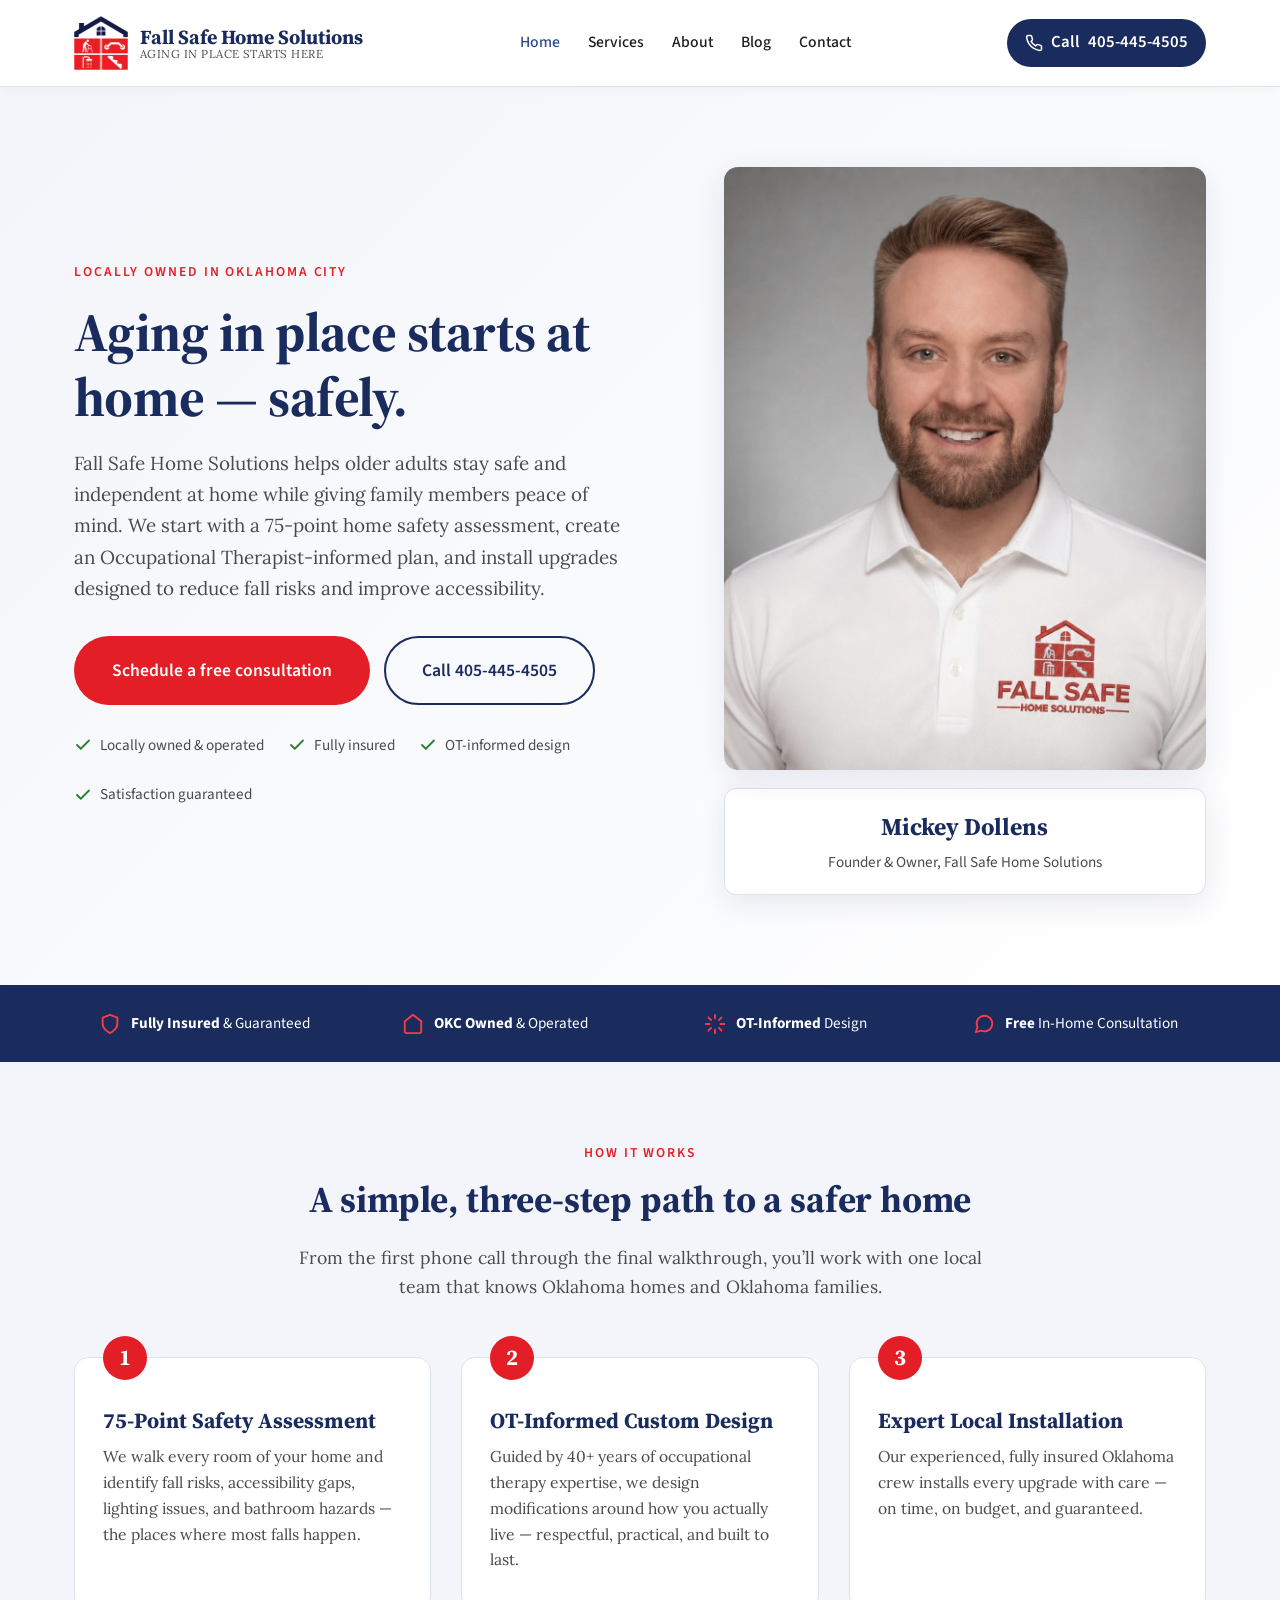
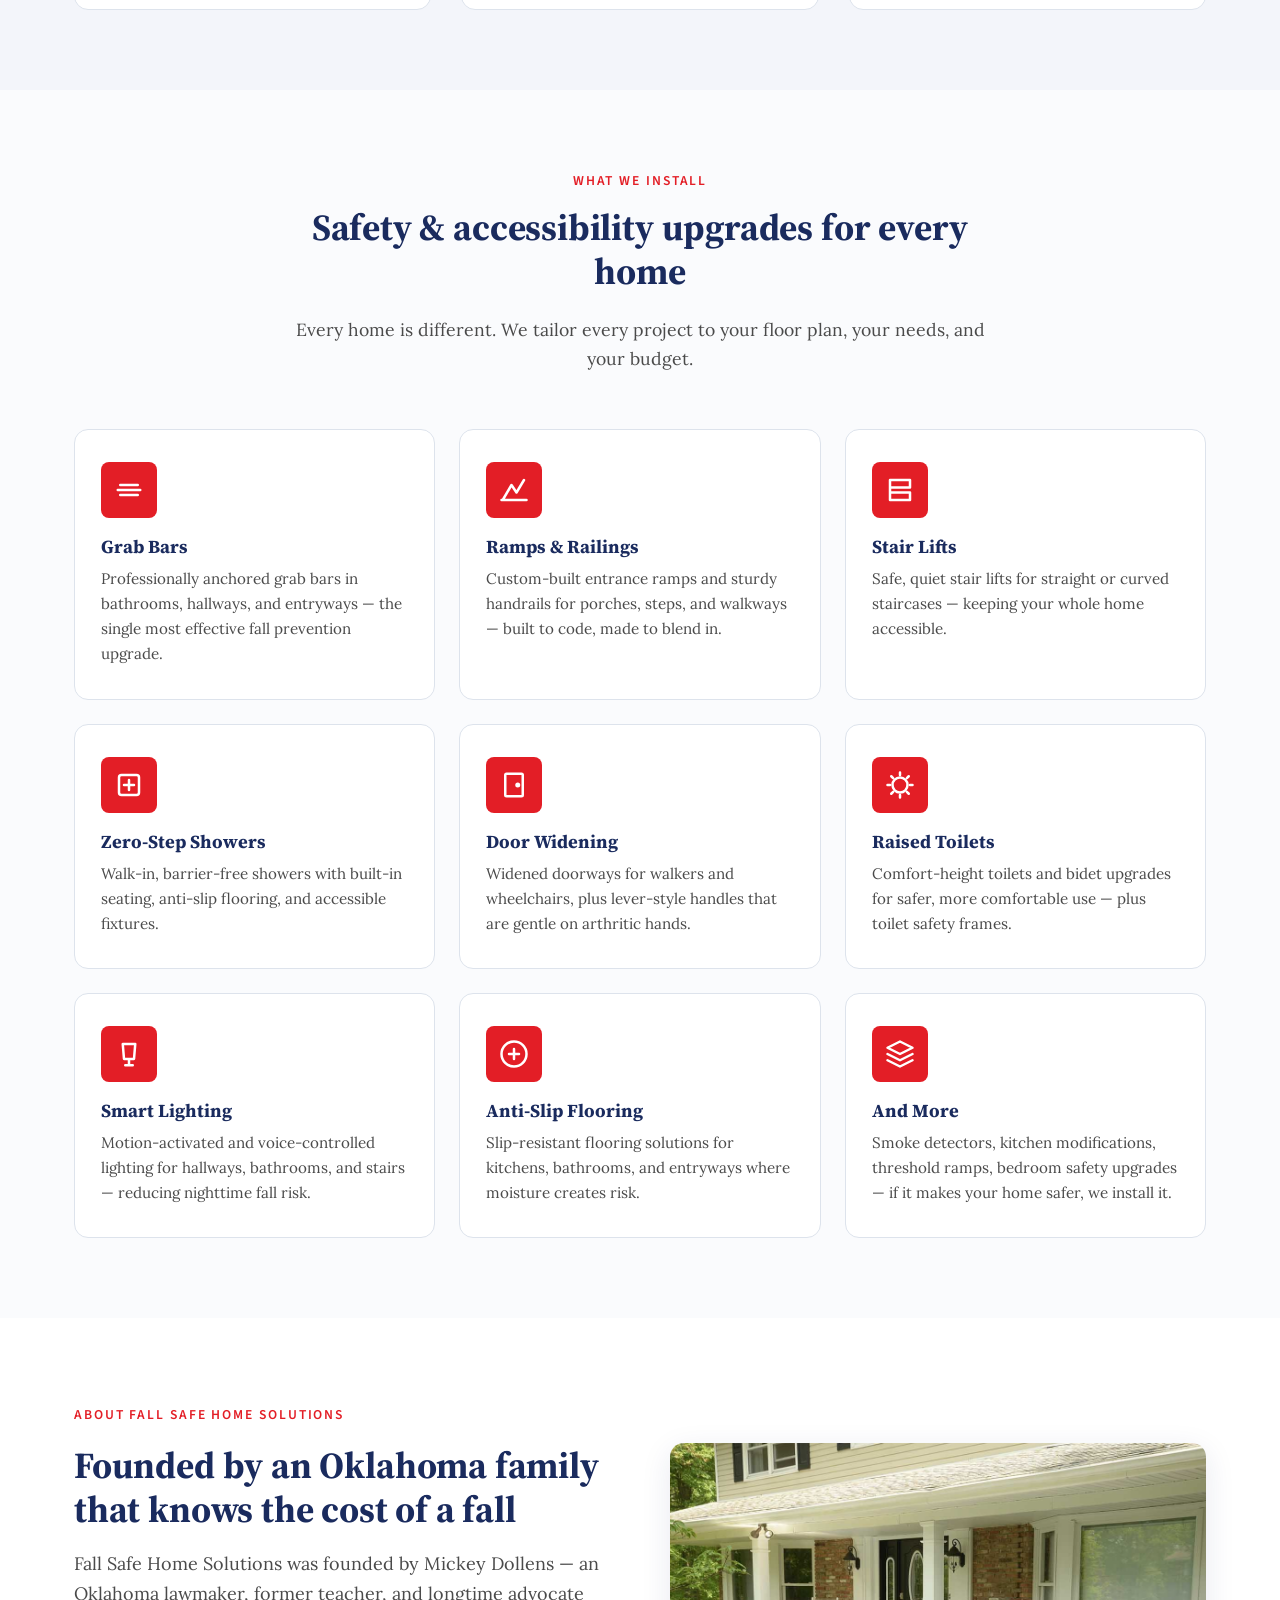
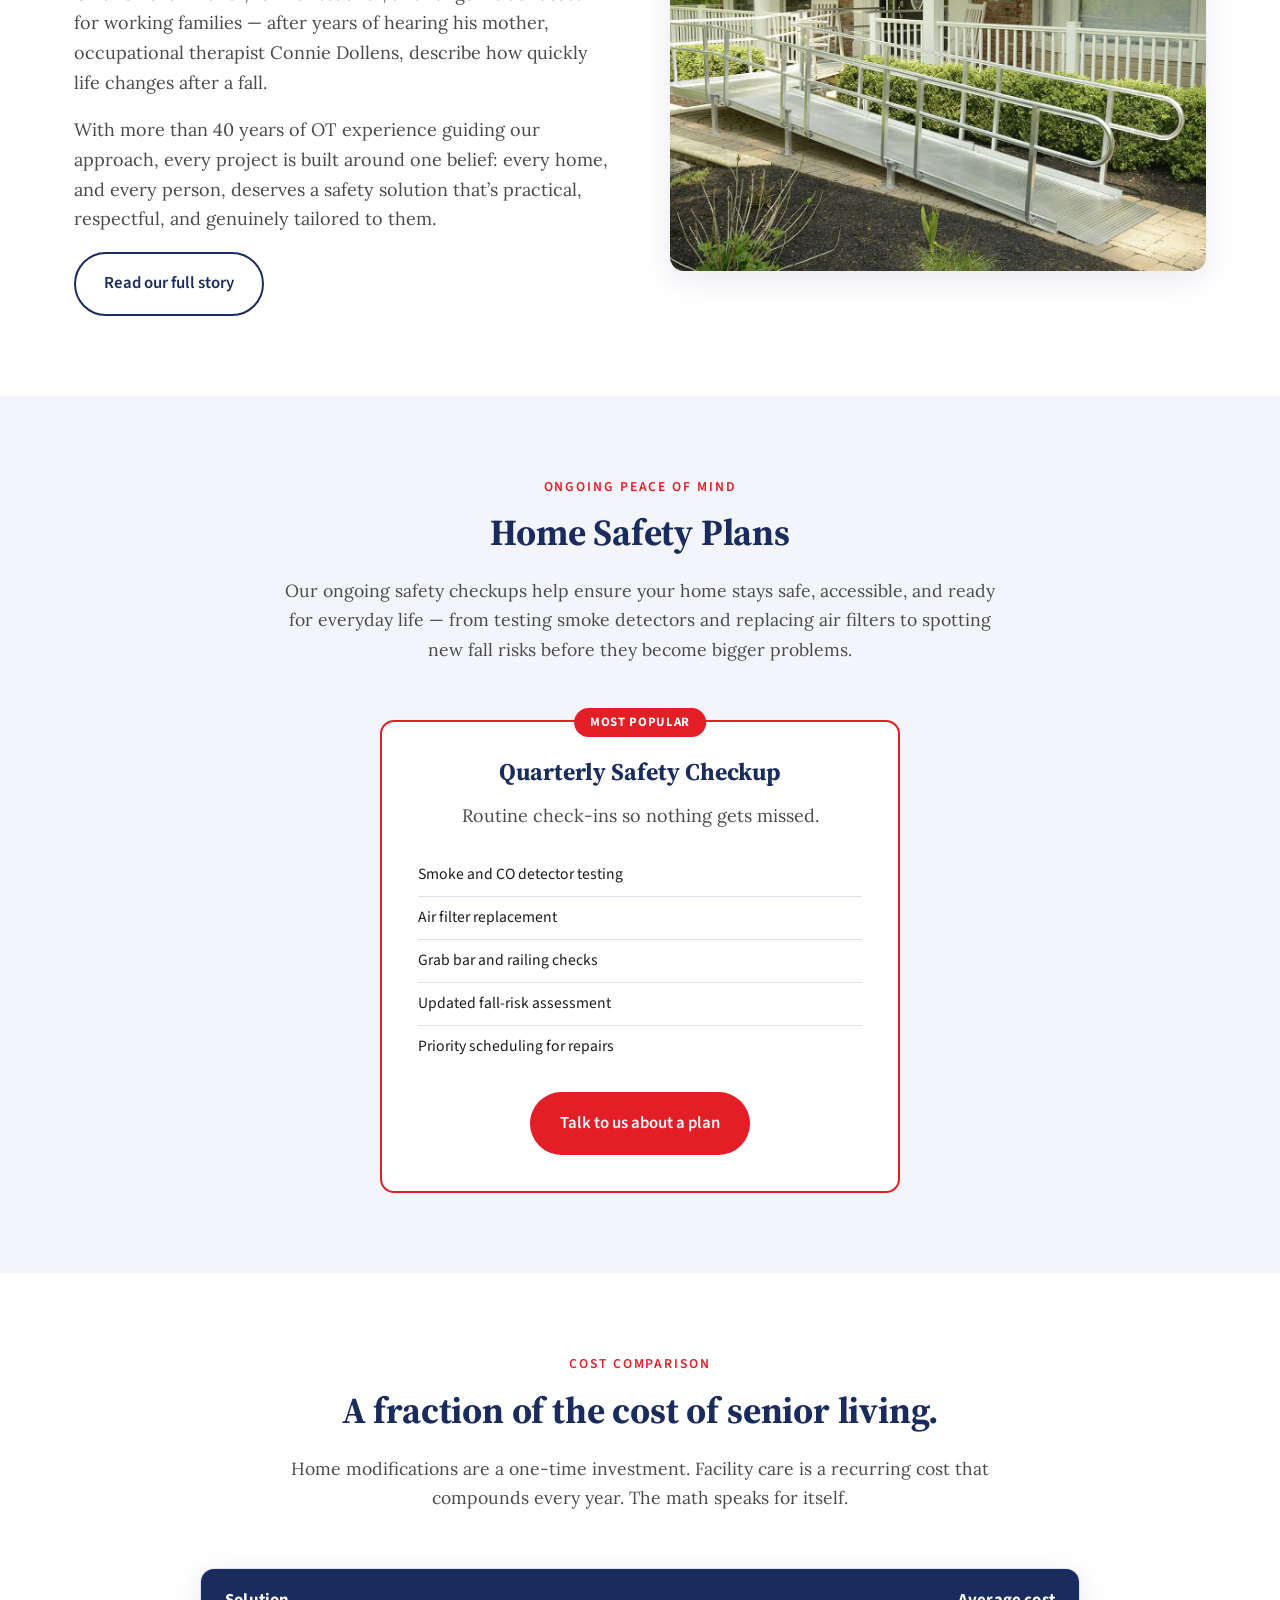
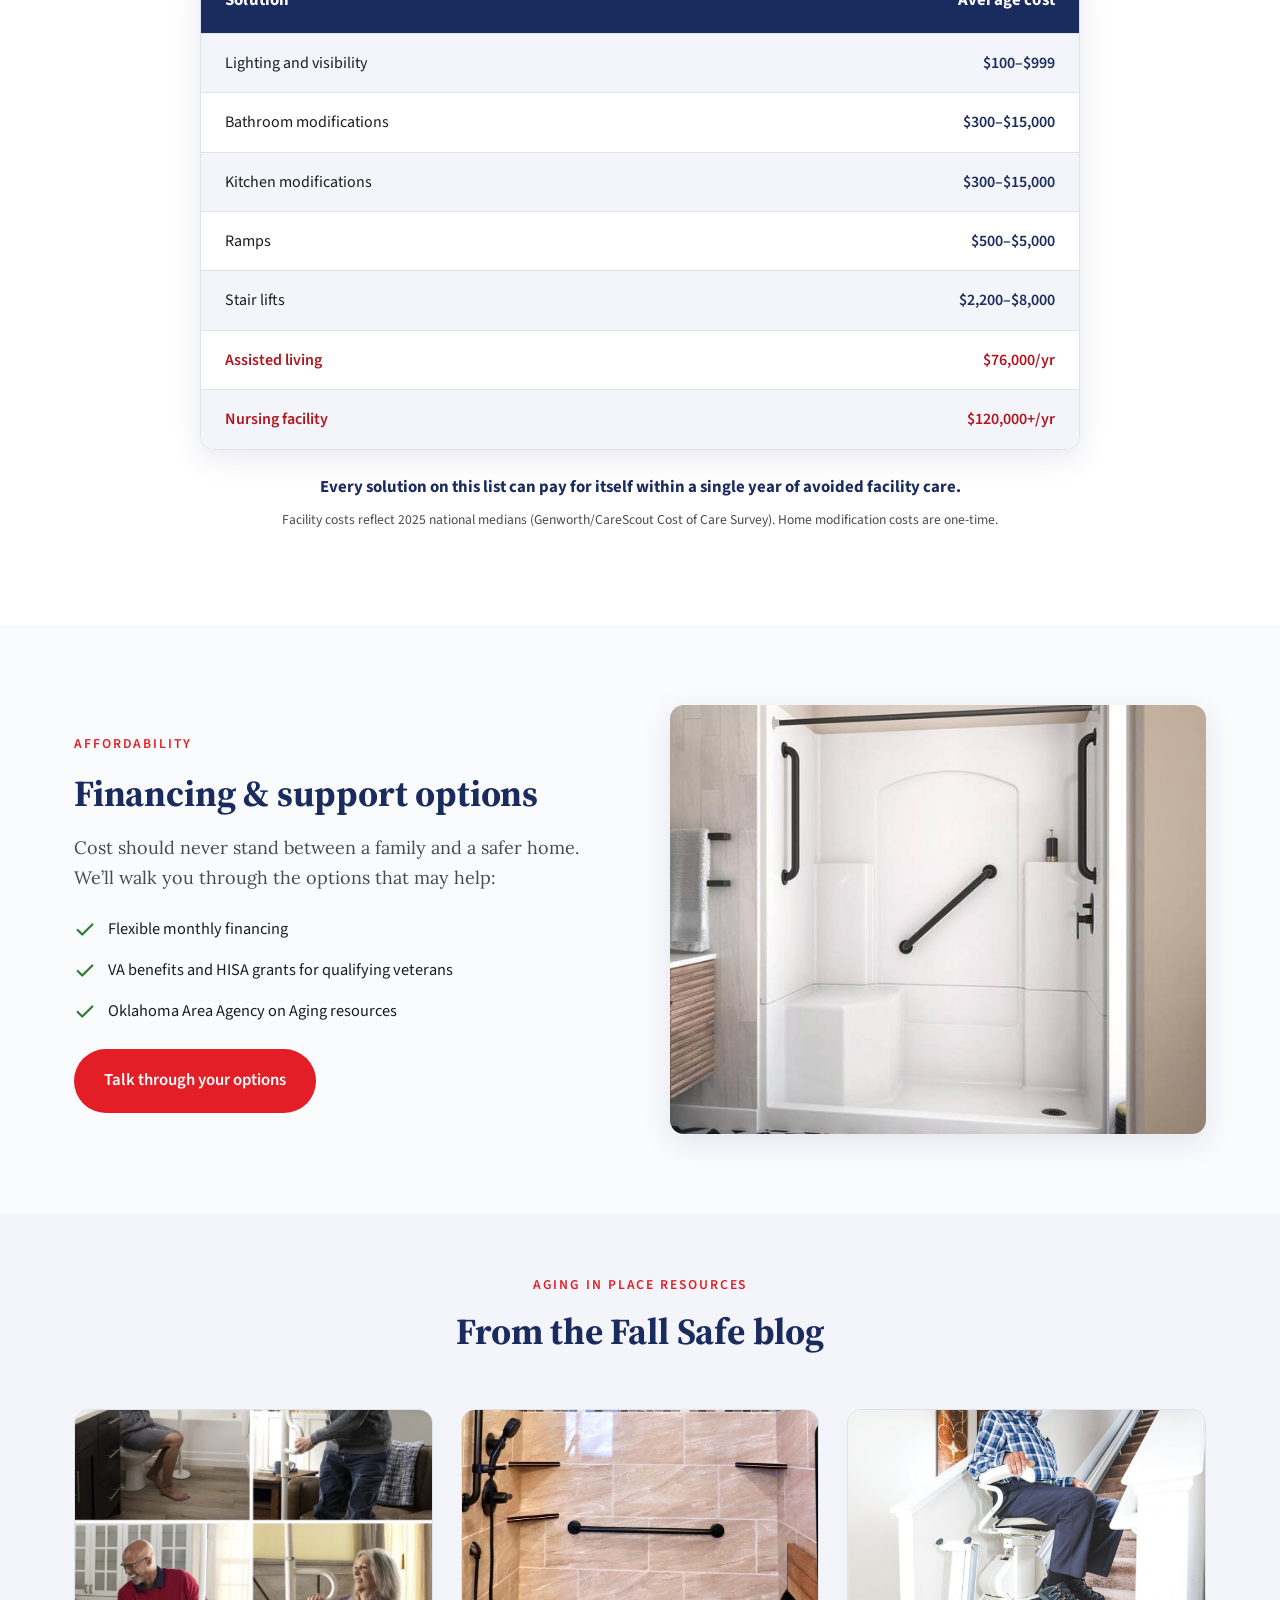
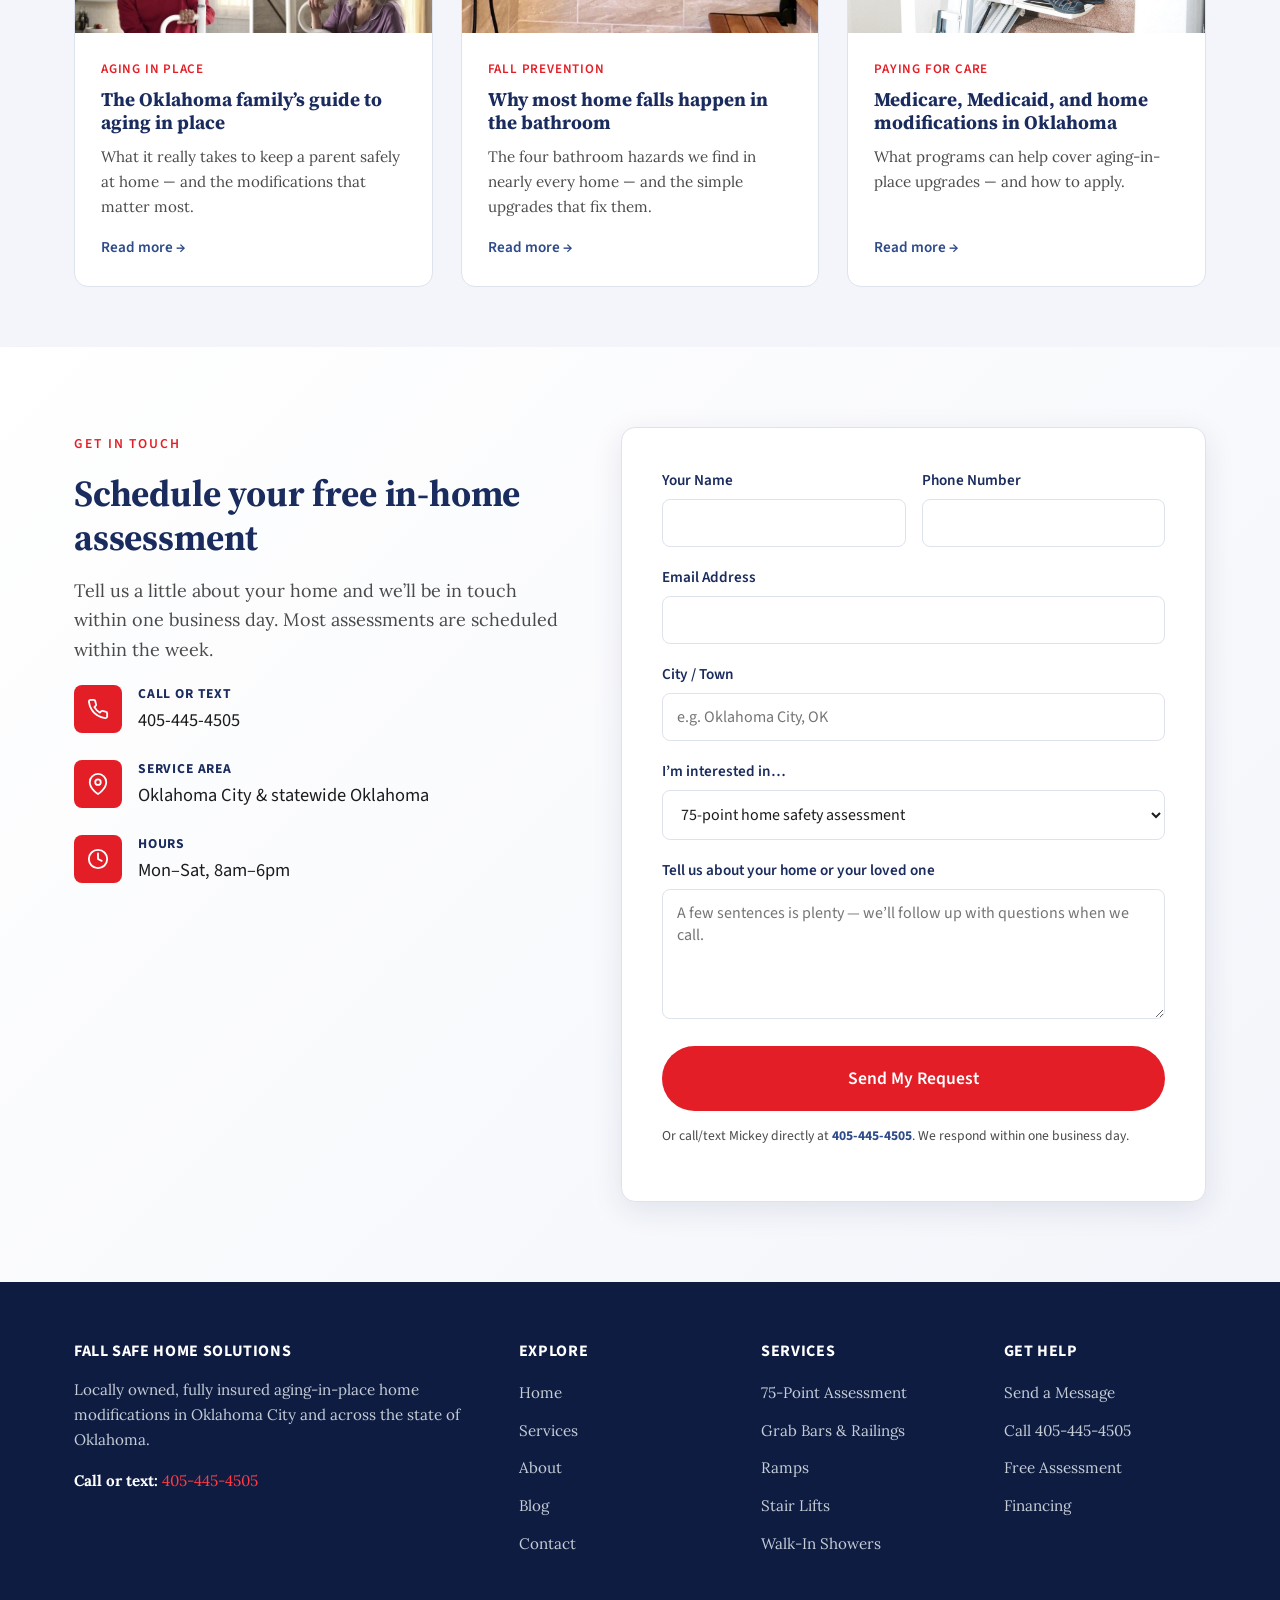
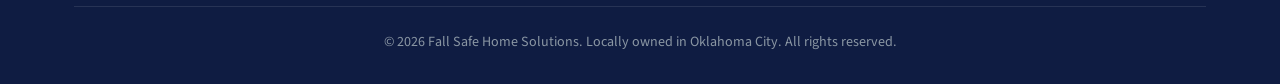
<file: index.html>
<!doctype html>
<html lang="en">
<head>
<meta charset="UTF-8" />
<meta name="viewport" content="width=device-width, initial-scale=1.0" />
<title>Fall Safe Home Solutions | Aging-in-Place Home Modifications in Oklahoma City</title>
<meta name="description" content="Locally owned, fully insured aging-in-place home modifications in Oklahoma City. 75-point safety assessments, OT-informed design, and expert installation of grab bars, ramps, stair lifts, and zero-step showers. Call 405-445-4505." />
<meta name="keywords" content="aging in place Oklahoma City, home modifications for seniors Oklahoma, fall prevention OKC, grab bars installation Oklahoma, accessibility remodeling, stair lift installation, zero-step shower, occupational therapist home assessment, senior home safety Oklahoma" />
<link rel="canonical" href="https://fallsafehomesolutions.com/" />
<!-- Favicon -->
<link rel="icon" type="image/png" sizes="32x32" href="images/favicon-32.png" />
<link rel="icon" type="image/png" sizes="16x16" href="images/favicon-16.png" />
<link rel="apple-touch-icon" sizes="180x180" href="images/apple-touch-icon.png" />
<meta name="theme-color" content="#1a2b5e" />

<!-- Open Graph (Facebook, LinkedIn, iMessage previews) -->
<meta property="og:type" content="website" />
<meta property="og:site_name" content="Fall Safe Home Solutions" />
<meta property="og:title" content="Fall Safe Home Solutions | Aging-in-Place Home Modifications in Oklahoma City" />
<meta property="og:description" content="Locally owned, fully insured aging-in-place home modifications in Oklahoma City. 75-point safety assessments, OT-informed design, and expert installation. Call 405-445-4505." />
<meta property="og:url" content="https://fallsafehomesolutions.com/" />
<meta property="og:image" content="https://fallsafehomesolutions.com/images/og-image.jpg" />
<meta property="og:image:width" content="1200" />
<meta property="og:image:height" content="630" />
<meta property="og:image:alt" content="Fall Safe Home Solutions — Aging in Place in Oklahoma City — Call 405-445-4505" />

<!-- Twitter Card -->
<meta name="twitter:card" content="summary_large_image" />
<meta name="twitter:title" content="Fall Safe Home Solutions | Aging-in-Place Home Modifications in Oklahoma City" />
<meta name="twitter:description" content="Locally owned, fully insured aging-in-place home modifications in Oklahoma City. 75-point safety assessments, OT-informed design, and expert installation. Call 405-445-4505." />
<meta name="twitter:image" content="https://fallsafehomesolutions.com/images/og-image.jpg" />


<!-- Local Business schema for SEO -->
<script type="application/ld+json">
{
  "@context": "https://schema.org",
  "@type": "HomeAndConstructionBusiness",
  "name": "Fall Safe Home Solutions",
  "description": "Aging-in-place home modification and fall prevention specialists serving Oklahoma City and the entire state of Oklahoma. Locally owned and fully insured.",
  "url": "https://fallsafehomesolutions.com",
  "telephone": "+1-405-445-4505",
  "address": {
    "@type": "PostalAddress",
    "addressLocality": "Oklahoma City",
    "addressRegion": "OK",
    "addressCountry": "US"
  },
  "areaServed": {
    "@type": "State",
    "name": "Oklahoma"
  },
  "founder": {
    "@type": "Person",
    "name": "Mickey Dollens"
  },
  "priceRange": "$$",
  "serviceType": [
    "Aging-in-Place Home Modifications",
    "Fall Prevention",
    "Grab Bar Installation",
    "Wheelchair Ramps",
    "Stair Lift Installation",
    "Zero-Step Showers",
    "Door Widening",
    "Smart Home Lighting"
  ]
}
</script>

<link rel="preconnect" href="https://fonts.googleapis.com" />
<link rel="preconnect" href="https://fonts.gstatic.com" crossorigin />
<link href="https://fonts.googleapis.com/css2?family=Lora:wght@400;500;600&family=Source+Sans+3:wght@400;500;600;700&family=Source+Serif+4:wght@600;700&display=swap" rel="stylesheet" />
<link rel="stylesheet" href="styles.css" />
</head>
<body>
<a href="#main" class="skip-link">Skip to main content</a>

<!-- ============ HEADER ============ -->
<header class="site-header">
  <div class="container header-inner">
    <a href="index.html" class="logo" aria-label="Fall Safe Home Solutions home">
      <span class="logo-mark" aria-hidden="true">
        <img src="images/logo-mark.png" alt="Fall Safe Home Solutions" width="48" height="48">
      </span>
      <span class="logo-text">
        Fall Safe Home Solutions
        <small>Aging in Place Starts Here</small>
      </span>
    </a>

    <button class="nav-toggle" aria-label="Open menu" aria-expanded="false">
      <span></span><span></span><span></span>
    </button>

    <nav class="main-nav" aria-label="Primary">
      <a href="index.html" class="active">Home</a>
      <a href="services.html">Services</a>
      <a href="about.html">About</a>
      <a href="blog.html">Blog</a>
      <a href="#contact">Contact</a>
    </nav>

    <a href="tel:+14054454505" class="header-phone" aria-label="Call 405-445-4505">
      <svg viewBox="0 0 24 24" fill="none" stroke="currentColor" stroke-width="2" stroke-linecap="round" stroke-linejoin="round" aria-hidden="true">
        <path d="M22 16.92v3a2 2 0 0 1-2.18 2 19.79 19.79 0 0 1-8.63-3.07 19.5 19.5 0 0 1-6-6A19.79 19.79 0 0 1 2.12 4.18 2 2 0 0 1 4.11 2h3a2 2 0 0 1 2 1.72c.13.96.36 1.9.7 2.81a2 2 0 0 1-.45 2.11L8.09 9.91a16 16 0 0 0 6 6l1.27-1.27a2 2 0 0 1 2.11-.45c.91.34 1.85.57 2.81.7A2 2 0 0 1 22 16.92z"/>
      </svg>
      <span>Call</span> 405-445-4505
    </a>
  </div>
</header>

<main id="main">

<!-- ============ HERO ============ -->
<section class="hero">
  <div class="container hero-grid">
    <div>
      <span class="hero-eyebrow">Locally owned in Oklahoma City</span>
      <h1>Aging in place starts at home &mdash; safely.</h1>
      <p class="hero-lede">
        Fall Safe Home Solutions helps older adults stay safe and independent at home while giving family members peace of mind. We start with a 75-point home safety assessment, create an Occupational Therapist-informed plan, and install upgrades designed to reduce fall risks and improve accessibility.
      </p>
      <div class="hero-cta">
        <a href="#contact" class="btn btn-primary btn-large">Schedule a free consultation</a>
        <a href="tel:+14054454505" class="btn btn-secondary btn-large">Call 405-445-4505</a>
      </div>
      <div class="hero-trust">
        <span><svg viewBox="0 0 24 24" fill="none" stroke="currentColor" stroke-width="2.4" stroke-linecap="round" stroke-linejoin="round"><polyline points="20 6 9 17 4 12"/></svg>Locally owned &amp; operated</span>
        <span><svg viewBox="0 0 24 24" fill="none" stroke="currentColor" stroke-width="2.4" stroke-linecap="round" stroke-linejoin="round"><polyline points="20 6 9 17 4 12"/></svg>Fully insured</span>
        <span><svg viewBox="0 0 24 24" fill="none" stroke="currentColor" stroke-width="2.4" stroke-linecap="round" stroke-linejoin="round"><polyline points="20 6 9 17 4 12"/></svg>OT-informed design</span>
        <span><svg viewBox="0 0 24 24" fill="none" stroke="currentColor" stroke-width="2.4" stroke-linecap="round" stroke-linejoin="round"><polyline points="20 6 9 17 4 12"/></svg>Satisfaction guaranteed</span>
      </div>
    </div>

    <div class="hero-figure">
      <div class="hero-image">
        <img src="images/mickey-headshot.jpg" alt="Mickey Dollens, Founder & Owner of Fall Safe Home Solutions" loading="eager" />
      </div>
      <figcaption class="hero-caption">
        <strong>Mickey Dollens</strong>
        <span>Founder &amp; Owner, Fall Safe Home Solutions</span>
      </figcaption>
    </div>
  </div>
</section>

<!-- ============ TRUST BAR ============ -->
<div class="trust-bar">
  <div class="container trust-bar-inner">
    <div class="trust-item">
      <svg viewBox="0 0 24 24" fill="none" stroke="currentColor" stroke-width="2" stroke-linecap="round" stroke-linejoin="round"><path d="M12 22s8-4 8-10V5l-8-3-8 3v7c0 6 8 10 8 10z"/></svg>
      <span><strong>Fully Insured</strong> &amp; Guaranteed</span>
    </div>
    <div class="trust-item">
      <svg viewBox="0 0 24 24" fill="none" stroke="currentColor" stroke-width="2" stroke-linecap="round" stroke-linejoin="round"><path d="M3 9l9-7 9 7v11a2 2 0 0 1-2 2H5a2 2 0 0 1-2-2z"/></svg>
      <span><strong>OKC Owned</strong> &amp; Operated</span>
    </div>
    <div class="trust-item">
      <svg viewBox="0 0 24 24" fill="none" stroke="currentColor" stroke-width="2" stroke-linecap="round" stroke-linejoin="round"><path d="M12 2v4M12 18v4M4.93 4.93l2.83 2.83M16.24 16.24l2.83 2.83M2 12h4M18 12h4M4.93 19.07l2.83-2.83M16.24 7.76l2.83-2.83"/></svg>
      <span><strong>OT-Informed</strong> Design</span>
    </div>
    <div class="trust-item">
      <svg viewBox="0 0 24 24" fill="none" stroke="currentColor" stroke-width="2" stroke-linecap="round" stroke-linejoin="round"><path d="M21 11.5a8.38 8.38 0 0 1-.9 3.8 8.5 8.5 0 0 1-7.6 4.7 8.38 8.38 0 0 1-3.8-.9L3 21l1.9-5.7a8.38 8.38 0 0 1-.9-3.8 8.5 8.5 0 0 1 4.7-7.6 8.38 8.38 0 0 1 3.8-.9h.5a8.48 8.48 0 0 1 8 8z"/></svg>
      <span><strong>Free</strong> In-Home Consultation</span>
    </div>
  </div>
</div>

<!-- ============ PROCESS ============ -->
<section class="process" id="process">
  <div class="container">
    <div class="section-heading">
      <span class="section-eyebrow">How It Works</span>
      <h2>A simple, three-step path to a safer home</h2>
      <p>From the first phone call through the final walkthrough, you&rsquo;ll work with one local team that knows Oklahoma homes and Oklahoma families.</p>
    </div>
    <div class="process-steps">
      <div class="step">
        <span class="step-num">1</span>
        <h3>75-Point Safety Assessment</h3>
        <p>We walk every room of your home and identify fall risks, accessibility gaps, lighting issues, and bathroom hazards &mdash; the places where most falls happen.</p>
      </div>
      <div class="step">
        <span class="step-num">2</span>
        <h3>OT-Informed Custom Design</h3>
        <p>Guided by 40+ years of occupational therapy expertise, we design modifications around how you actually live &mdash; respectful, practical, and built to last.</p>
      </div>
      <div class="step">
        <span class="step-num">3</span>
        <h3>Expert Local Installation</h3>
        <p>Our experienced, fully insured Oklahoma crew installs every upgrade with care &mdash; on time, on budget, and guaranteed.</p>
      </div>
    </div>
  </div>
</section>

<!-- ============ SERVICES ============ -->
<section id="services">
  <div class="container">
    <div class="section-heading">
      <span class="section-eyebrow">What We Install</span>
      <h2>Safety &amp; accessibility upgrades for every home</h2>
      <p>Every home is different. We tailor every project to your floor plan, your needs, and your budget.</p>
    </div>
    <div class="services-grid">
      <div class="service">
        <div class="service-icon"><svg viewBox="0 0 24 24" fill="none" stroke="currentColor" stroke-width="2" stroke-linecap="round" stroke-linejoin="round"><path d="M3 12h18M5 8h14M5 16h14"/></svg></div>
        <h3>Grab Bars</h3>
        <p>Professionally anchored grab bars in bathrooms, hallways, and entryways &mdash; the single most effective fall prevention upgrade.</p>
      </div>
      <div class="service">
        <div class="service-icon"><svg viewBox="0 0 24 24" fill="none" stroke="currentColor" stroke-width="2" stroke-linecap="round" stroke-linejoin="round"><path d="M2 20h20M3 20l7-12 4 6 6-10"/></svg></div>
        <h3>Ramps &amp; Railings</h3>
        <p>Custom-built entrance ramps and sturdy handrails for porches, steps, and walkways &mdash; built to code, made to blend in.</p>
      </div>
      <div class="service">
        <div class="service-icon"><svg viewBox="0 0 24 24" fill="none" stroke="currentColor" stroke-width="2" stroke-linecap="round" stroke-linejoin="round"><path d="M4 4h16v6H4zM4 14h16v6H4zM4 10v4"/></svg></div>
        <h3>Stair Lifts</h3>
        <p>Safe, quiet stair lifts for straight or curved staircases &mdash; keeping your whole home accessible.</p>
      </div>
      <div class="service">
        <div class="service-icon"><svg viewBox="0 0 24 24" fill="none" stroke="currentColor" stroke-width="2" stroke-linecap="round" stroke-linejoin="round"><rect x="4" y="4" width="16" height="16" rx="2"/><path d="M8 12h8M12 8v8"/></svg></div>
        <h3>Zero-Step Showers</h3>
        <p>Walk-in, barrier-free showers with built-in seating, anti-slip flooring, and accessible fixtures.</p>
      </div>
      <div class="service">
        <div class="service-icon"><svg viewBox="0 0 24 24" fill="none" stroke="currentColor" stroke-width="2" stroke-linecap="round" stroke-linejoin="round"><rect x="5" y="3" width="14" height="18" rx="1"/><circle cx="15" cy="12" r="1"/></svg></div>
        <h3>Door Widening</h3>
        <p>Widened doorways for walkers and wheelchairs, plus lever-style handles that are gentle on arthritic hands.</p>
      </div>
      <div class="service">
        <div class="service-icon"><svg viewBox="0 0 24 24" fill="none" stroke="currentColor" stroke-width="2" stroke-linecap="round" stroke-linejoin="round"><circle cx="12" cy="12" r="6"/><path d="M12 2v2M12 20v2M2 12h2M20 12h2M5 5l1.5 1.5M17.5 17.5L19 19M5 19l1.5-1.5M17.5 6.5L19 5"/></svg></div>
        <h3>Raised Toilets</h3>
        <p>Comfort-height toilets and bidet upgrades for safer, more comfortable use &mdash; plus toilet safety frames.</p>
      </div>
      <div class="service">
        <div class="service-icon"><svg viewBox="0 0 24 24" fill="none" stroke="currentColor" stroke-width="2" stroke-linecap="round" stroke-linejoin="round"><path d="M9 21h6M12 17v4M7 4h10l-1 12H8z"/></svg></div>
        <h3>Smart Lighting</h3>
        <p>Motion-activated and voice-controlled lighting for hallways, bathrooms, and stairs &mdash; reducing nighttime fall risk.</p>
      </div>
      <div class="service">
        <div class="service-icon"><svg viewBox="0 0 24 24" fill="none" stroke="currentColor" stroke-width="2" stroke-linecap="round" stroke-linejoin="round"><circle cx="12" cy="12" r="10"/><path d="M8 12h8M12 8v8"/></svg></div>
        <h3>Anti-Slip Flooring</h3>
        <p>Slip-resistant flooring solutions for kitchens, bathrooms, and entryways where moisture creates risk.</p>
      </div>
      <div class="service">
        <div class="service-icon"><svg viewBox="0 0 24 24" fill="none" stroke="currentColor" stroke-width="2" stroke-linecap="round" stroke-linejoin="round"><path d="M12 2L2 7l10 5 10-5-10-5zM2 17l10 5 10-5M2 12l10 5 10-5"/></svg></div>
        <h3>And More</h3>
        <p>Smoke detectors, kitchen modifications, threshold ramps, bedroom safety upgrades &mdash; if it makes your home safer, we install it.</p>
      </div>
    </div>
  </div>
</section>

<!-- ============ ABOUT TEASER ============ -->
<section class="about-teaser">
  <div class="container split reverse">
    <div class="split-image">
      <img src="images/section-homepage.jpg" alt="An Oklahoma family helping Oklahoma families age safely at home" loading="lazy" />
    </div>
    <div class="split-content">
      <span class="hero-eyebrow">About Fall Safe Home Solutions</span>
      <h2>Founded by an Oklahoma family that knows the cost of a fall</h2>
      <p>Fall Safe Home Solutions was founded by Mickey Dollens &mdash; an Oklahoma lawmaker, former teacher, and longtime advocate for working families &mdash; after years of hearing his mother, occupational therapist Connie Dollens, describe how quickly life changes after a fall.</p>
      <p>With more than 40 years of OT experience guiding our approach, every project is built around one belief: every home, and every person, deserves a safety solution that&rsquo;s practical, respectful, and genuinely tailored to them.</p>
      <a href="about.html" class="btn btn-secondary">Read our full story</a>
    </div>
  </div>
</section>

<!-- ============ SUBSCRIPTION ============ -->
<section class="subscription">
  <div class="container">
    <div class="section-heading">
      <span class="section-eyebrow">Ongoing Peace of Mind</span>
      <h2>Home Safety Plans</h2>
      <p>Our ongoing safety checkups help ensure your home stays safe, accessible, and ready for everyday life &mdash; from testing smoke detectors and replacing air filters to spotting new fall risks before they become bigger problems.</p>
    </div>
    <div class="sub-grid sub-grid--single">
      <div class="sub-card featured">
        <h3>Quarterly Safety Checkup</h3>
        <p>Routine check-ins so nothing gets missed.</p>
        <ul>
          <li>Smoke and CO detector testing</li>
          <li>Air filter replacement</li>
          <li>Grab bar and railing checks</li>
          <li>Updated fall-risk assessment</li>
          <li>Priority scheduling for repairs</li>
        </ul>
        <a href="#contact" class="btn btn-primary">Talk to us about a plan</a>
      </div>
    </div>
  </div>
</section>


<!-- ============ COST COMPARISON ============ -->
<section style="background:#fff;">
  <div class="container">
    <div class="section-heading">
      <span class="section-eyebrow">Cost Comparison</span>
      <h2>A fraction of the cost of senior living.</h2>
      <p>Home modifications are a one-time investment. Facility care is a recurring cost that compounds every year. The math speaks for itself.</p>
    </div>
    <div class="cost-table-wrap">
      <table class="cost-table">
        <thead>
          <tr><th>Solution</th><th>Average cost</th></tr>
        </thead>
        <tbody>
          <tr><td>Lighting and visibility</td><td>$100&ndash;$999</td></tr>
          <tr><td>Bathroom modifications</td><td>$300&ndash;$15,000</td></tr>
          <tr><td>Kitchen modifications</td><td>$300&ndash;$15,000</td></tr>
          <tr><td>Ramps</td><td>$500&ndash;$5,000</td></tr>
          <tr><td>Stair lifts</td><td>$2,200&ndash;$8,000</td></tr>
          <tr class="facility"><td>Assisted living</td><td>$76,000/yr</td></tr>
          <tr class="facility"><td>Nursing facility</td><td>$120,000+/yr</td></tr>
        </tbody>
      </table>
    </div>
    <p class="cost-table-callout"><strong>Every solution on this list can pay for itself within a single year of avoided facility care.</strong></p>
    <p class="cost-table-note">Facility costs reflect 2025 national medians (Genworth/CareScout Cost of Care Survey). Home modification costs are one-time.</p>
  </div>
</section>

<!-- ============ WHY US / FINANCING ============ -->
<section>
  <div class="container split">
    <div class="split-content">
      <span class="hero-eyebrow">Affordability</span>
      <h2>Financing &amp; support options</h2>
      <p>Cost should never stand between a family and a safer home. We&rsquo;ll walk you through the options that may help:</p>
      <ul class="feature-list">
        <li><svg viewBox="0 0 24 24" fill="none" stroke="currentColor" stroke-width="2.4" stroke-linecap="round" stroke-linejoin="round"><polyline points="20 6 9 17 4 12"/></svg>Flexible monthly financing</li>
        <li><svg viewBox="0 0 24 24" fill="none" stroke="currentColor" stroke-width="2.4" stroke-linecap="round" stroke-linejoin="round"><polyline points="20 6 9 17 4 12"/></svg>VA benefits and HISA grants for qualifying veterans</li>
        <li><svg viewBox="0 0 24 24" fill="none" stroke="currentColor" stroke-width="2.4" stroke-linecap="round" stroke-linejoin="round"><polyline points="20 6 9 17 4 12"/></svg>Oklahoma Area Agency on Aging resources</li>
      </ul>
      <a href="#contact" class="btn btn-primary">Talk through your options</a>
    </div>
    <div class="split-image">
      <img src="images/section-finance.jpg" alt="Walk-in shower install with grab bars — accessible bathroom" loading="lazy" />
    </div>
  </div>
</section>

<!-- ============ BLOG TEASER ============ -->
<section class="tight" style="background: var(--sand);">
  <div class="container">
    <div class="section-heading">
      <span class="section-eyebrow">Aging in Place Resources</span>
      <h2>From the Fall Safe blog</h2>
    </div>
    <div class="blog-teaser-grid">
      <a href="blog/aging-in-place-oklahoma.html" class="blog-card">
        <div class="blog-card-img" style="background-image: url('images/blog-healthy.jpg');"></div>
        <div class="blog-card-body">
          <span class="blog-card-meta">Aging in Place</span>
          <h3>The Oklahoma family&rsquo;s guide to aging in place</h3>
          <p>What it really takes to keep a parent safely at home &mdash; and the modifications that matter most.</p>
          <span class="read-more">Read more &rarr;</span>
        </div>
      </a>
      <a href="blog/bathroom-fall-prevention.html" class="blog-card">
        <div class="blog-card-img" style="background-image: url('images/blog-bathroom.jpg');"></div>
        <div class="blog-card-body">
          <span class="blog-card-meta">Fall Prevention</span>
          <h3>Why most home falls happen in the bathroom</h3>
          <p>The four bathroom hazards we find in nearly every home &mdash; and the simple upgrades that fix them.</p>
          <span class="read-more">Read more &rarr;</span>
        </div>
      </a>
      <a href="blog/medicare-home-modifications.html" class="blog-card">
        <div class="blog-card-img" style="background-image: url('images/blog-medicare.jpg');"></div>
        <div class="blog-card-body">
          <span class="blog-card-meta">Paying for Care</span>
          <h3>Medicare, Medicaid, and home modifications in Oklahoma</h3>
          <p>What programs can help cover aging-in-place upgrades &mdash; and how to apply.</p>
          <span class="read-more">Read more &rarr;</span>
        </div>
      </a>
    </div>
  </div>
</section>

<!-- ============ CONTACT ============ -->
<section class="contact" id="contact">
  <div class="container contact-grid">
    <div class="contact-info">
      <span class="hero-eyebrow">Get In Touch</span>
      <h2>Schedule your free in-home assessment</h2>
      <p>Tell us a little about your home and we&rsquo;ll be in touch within one business day. Most assessments are scheduled within the week.</p>

      <div class="contact-detail">
        <span class="icon-circle"><svg viewBox="0 0 24 24" fill="none" stroke="currentColor" stroke-width="2" stroke-linecap="round" stroke-linejoin="round"><path d="M22 16.92v3a2 2 0 0 1-2.18 2 19.79 19.79 0 0 1-8.63-3.07 19.5 19.5 0 0 1-6-6A19.79 19.79 0 0 1 2.12 4.18 2 2 0 0 1 4.11 2h3a2 2 0 0 1 2 1.72c.13.96.36 1.9.7 2.81a2 2 0 0 1-.45 2.11L8.09 9.91a16 16 0 0 0 6 6l1.27-1.27a2 2 0 0 1 2.11-.45c.91.34 1.85.57 2.81.7A2 2 0 0 1 22 16.92z"/></svg></span>
        <div>
          <strong>Call or Text</strong>
          <a href="tel:+14054454505">405-445-4505</a>
        </div>
      </div>

      <div class="contact-detail">
        <span class="icon-circle"><svg viewBox="0 0 24 24" fill="none" stroke="currentColor" stroke-width="2" stroke-linecap="round" stroke-linejoin="round"><path d="M21 10c0 7-9 13-9 13s-9-6-9-13a9 9 0 0 1 18 0z"/><circle cx="12" cy="10" r="3"/></svg></span>
        <div>
          <strong>Service Area</strong>
          <span>Oklahoma City &amp; statewide Oklahoma</span>
        </div>
      </div>

      <div class="contact-detail">
        <span class="icon-circle"><svg viewBox="0 0 24 24" fill="none" stroke="currentColor" stroke-width="2" stroke-linecap="round" stroke-linejoin="round"><circle cx="12" cy="12" r="10"/><polyline points="12 6 12 12 16 14"/></svg></span>
        <div>
          <strong>Hours</strong>
          <span>Mon&ndash;Sat, 8am&ndash;6pm</span>
        </div>
      </div>
    </div>

    <form class="contact-form" action="https://formsubmit.co/mickeydollens@gmail.com" method="POST">
      <input type="hidden" name="_subject" value="New Fall Safe Home Solutions inquiry" />
      <input type="hidden" name="_template" value="table" />
      <input type="hidden" name="_captcha" value="true" />
      <input type="hidden" name="_next" value="https://fallsafehomesolutions.com/thank-you.html" />
      <input type="text" name="_honey" style="display:none" />

      <div class="form-row">
        <div class="form-field">
          <label for="name">Your Name</label>
          <input type="text" id="name" name="name" required />
        </div>
        <div class="form-field">
          <label for="phone">Phone Number</label>
          <input type="tel" id="phone" name="phone" required />
        </div>
      </div>
      <div class="form-field">
        <label for="email">Email Address</label>
        <input type="email" id="email" name="email" required />
      </div>
      <div class="form-field">
        <label for="city">City / Town</label>
        <input type="text" id="city" name="city" placeholder="e.g. Oklahoma City, OK" />
      </div>
      <div class="form-field">
        <label for="interest">I&rsquo;m interested in&hellip;</label>
        <select id="interest" name="interest">
          <option>75-point home safety assessment</option>
          <option>Bathroom modifications (grab bars, walk-in shower)</option>
          <option>Ramps and railings</option>
          <option>Stair lift</option>
          <option>Door widening</option>
          <option>Subscription safety checkups</option>
          <option>Something else</option>
        </select>
      </div>
      <div class="form-field">
        <label for="message">Tell us about your home or your loved one</label>
        <textarea id="message" name="message" placeholder="A few sentences is plenty &mdash; we&rsquo;ll follow up with questions when we call."></textarea>
      </div>
      <button type="submit" class="btn btn-primary btn-large" style="width:100%">Send My Request</button>
      <p class="form-note">Or call/text Mickey directly at <strong><a href="tel:+14054454505">405-445-4505</a></strong>. We respond within one business day.</p>
    </form>
  </div>
</section>

</main>

<!-- ============ FOOTER ============ -->
<footer class="site-footer">
  <div class="container">
    <div class="footer-grid">
      <div>
        <h4>Fall Safe Home Solutions</h4>
        <p>Locally owned, fully insured aging-in-place home modifications in Oklahoma City and across the state of Oklahoma.</p>
        <p><strong style="color:#fff">Call or text:</strong> <a href="tel:+14054454505" style="color:var(--red-light)">405-445-4505</a></p>
      </div>
      <div>
        <h4>Explore</h4>
        <ul>
          <li><a href="index.html">Home</a></li>
          <li><a href="services.html">Services</a></li>
          <li><a href="about.html">About</a></li>
          <li><a href="blog.html">Blog</a></li>
          <li><a href="#contact">Contact</a></li>
        </ul>
      </div>
      <div>
        <h4>Services</h4>
        <ul>
          <li><a href="services.html#assessment">75-Point Assessment</a></li>
          <li><a href="services.html#grab-bars">Grab Bars &amp; Railings</a></li>
          <li><a href="services.html#ramps">Ramps</a></li>
          <li><a href="services.html#stair-lifts">Stair Lifts</a></li>
          <li><a href="services.html#walk-in-showers">Walk-In Showers</a></li>
        </ul>
      </div>
      <div>
        <h4>Get Help</h4>
        <ul>
          <li><a href="#contact">Send a Message</a></li>
          <li><a href="tel:+14054454505">Call 405-445-4505</a></li>
          <li><a href="#contact">Free Assessment</a></li>
          <li><a href="services.html#financing">Financing</a></li>
        </ul>
      </div>
    </div>
    <div class="footer-bottom">
      &copy; <span id="year"></span> Fall Safe Home Solutions. Locally owned in Oklahoma City. All rights reserved.
    </div>
  </div>
</footer>

<script>document.getElementById('year').textContent = new Date().getFullYear();</script>
<script src="script.js"></script>
</body>
</html>
</file>
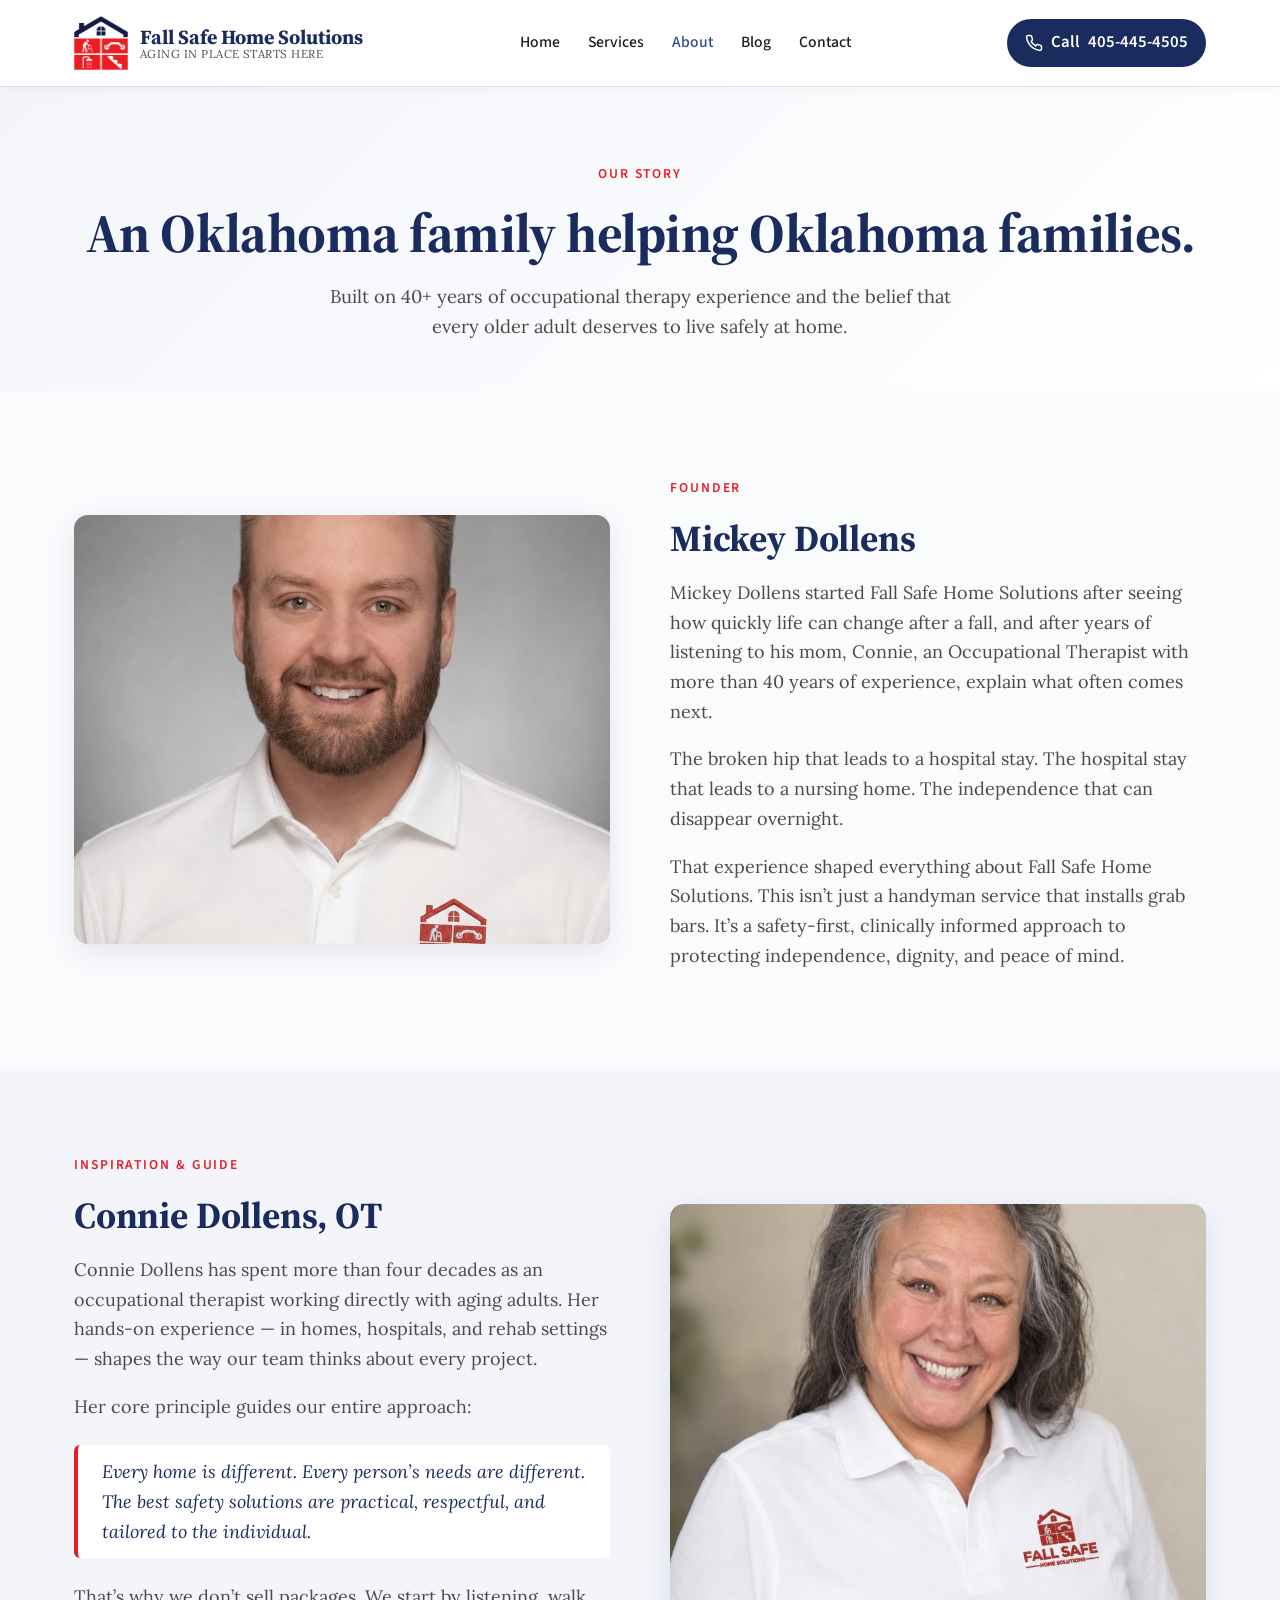
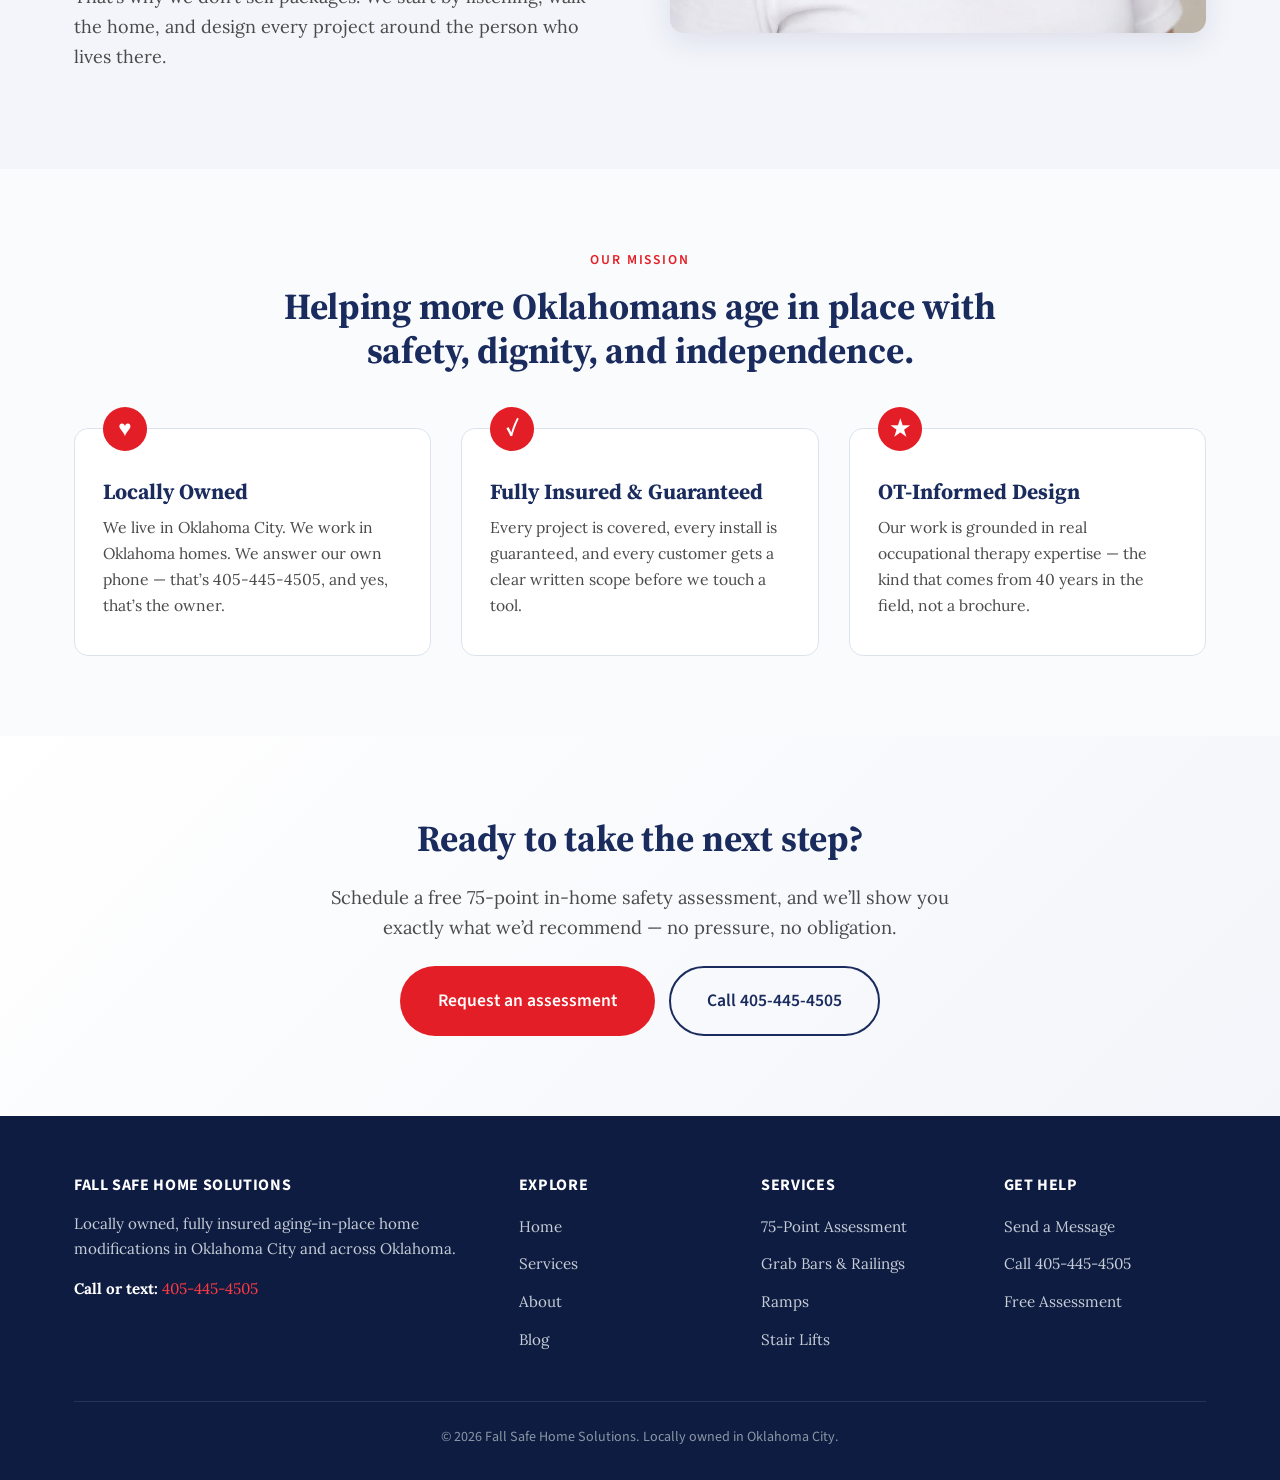
<file: about.html>
<!doctype html>
<html lang="en">
<head>
<meta charset="UTF-8" />
<meta name="viewport" content="width=device-width, initial-scale=1.0" />
<title>About Mickey Dollens &amp; Fall Safe Home Solutions | Oklahoma City Aging-in-Place Specialists</title>
<meta name="description" content="Founded by Oklahoma lawmaker Mickey Dollens and informed by 40+ years of occupational therapy experience, Fall Safe Home Solutions helps Oklahoma seniors age safely at home. Locally owned and fully insured." />
<link rel="canonical" href="https://fallsafehomesolutions.com/about.html" />
<!-- Favicon -->
<link rel="icon" type="image/png" sizes="32x32" href="images/favicon-32.png" />
<link rel="icon" type="image/png" sizes="16x16" href="images/favicon-16.png" />
<link rel="apple-touch-icon" sizes="180x180" href="images/apple-touch-icon.png" />
<meta name="theme-color" content="#1a2b5e" />

<!-- Open Graph (Facebook, LinkedIn, iMessage previews) -->
<meta property="og:type" content="website" />
<meta property="og:site_name" content="Fall Safe Home Solutions" />
<meta property="og:title" content="About Mickey Dollens & Fall Safe Home Solutions | Oklahoma City" />
<meta property="og:description" content="Founded by Oklahoma lawmaker Mickey Dollens and informed by 40+ years of occupational therapy experience. Locally owned and fully insured." />
<meta property="og:url" content="https://fallsafehomesolutions.com/about.html" />
<meta property="og:image" content="https://fallsafehomesolutions.com/images/og-image.jpg" />
<meta property="og:image:width" content="1200" />
<meta property="og:image:height" content="630" />
<meta property="og:image:alt" content="Fall Safe Home Solutions — Aging in Place in Oklahoma City — Call 405-445-4505" />

<!-- Twitter Card -->
<meta name="twitter:card" content="summary_large_image" />
<meta name="twitter:title" content="About Mickey Dollens & Fall Safe Home Solutions | Oklahoma City" />
<meta name="twitter:description" content="Founded by Oklahoma lawmaker Mickey Dollens and informed by 40+ years of occupational therapy experience. Locally owned and fully insured." />
<meta name="twitter:image" content="https://fallsafehomesolutions.com/images/og-image.jpg" />

<link rel="preconnect" href="https://fonts.googleapis.com" />
<link rel="preconnect" href="https://fonts.gstatic.com" crossorigin />
<link href="https://fonts.googleapis.com/css2?family=Lora:wght@400;500;600&family=Source+Sans+3:wght@400;500;600;700&family=Source+Serif+4:wght@600;700&display=swap" rel="stylesheet" />
<link rel="stylesheet" href="styles.css" />
</head>
<body>
<a href="#main" class="skip-link">Skip to main content</a>

<header class="site-header">
  <div class="container header-inner">
    <a href="index.html" class="logo">
      <span class="logo-mark" aria-hidden="true">
        <img src="images/logo-mark.png" alt="Fall Safe Home Solutions" width="48" height="48">
      </span>
      <span class="logo-text">
        Fall Safe Home Solutions
        <small>Aging in Place Starts Here</small>
      </span>
    </a>
    <button class="nav-toggle" aria-label="Open menu"><span></span><span></span><span></span></button>
    <nav class="main-nav">
      <a href="index.html">Home</a>
      <a href="services.html">Services</a>
      <a href="about.html" class="active">About</a>
      <a href="blog.html">Blog</a>
      <a href="index.html#contact">Contact</a>
    </nav>
    <a href="tel:+14054454505" class="header-phone">
      <svg viewBox="0 0 24 24" fill="none" stroke="currentColor" stroke-width="2" stroke-linecap="round" stroke-linejoin="round"><path d="M22 16.92v3a2 2 0 0 1-2.18 2 19.79 19.79 0 0 1-8.63-3.07 19.5 19.5 0 0 1-6-6A19.79 19.79 0 0 1 2.12 4.18 2 2 0 0 1 4.11 2h3a2 2 0 0 1 2 1.72c.13.96.36 1.9.7 2.81a2 2 0 0 1-.45 2.11L8.09 9.91a16 16 0 0 0 6 6l1.27-1.27a2 2 0 0 1 2.11-.45c.91.34 1.85.57 2.81.7A2 2 0 0 1 22 16.92z"/></svg>
      <span>Call</span> 405-445-4505
    </a>
  </div>
</header>

<main id="main">

<section class="page-header">
  <div class="container">
    <span class="hero-eyebrow">Our Story</span>
    <h1>An Oklahoma family helping Oklahoma families.</h1>
    <p>Built on 40+ years of occupational therapy experience and the belief that every older adult deserves to live safely at home.</p>
  </div>
</section>

<section>
  <div class="container split">
    <div class="split-image">
      <img src="images/mickey-headshot.jpg" alt="Mickey Dollens, Founder & Owner of Fall Safe Home Solutions" loading="lazy" />
    </div>
    <div class="split-content">
      <span class="hero-eyebrow">Founder</span>
      <h2>Mickey Dollens</h2>
      <p>Mickey Dollens started Fall Safe Home Solutions after seeing how quickly life can change after a fall, and after years of listening to his mom, Connie, an Occupational Therapist with more than 40 years of experience, explain what often comes next.</p>
      <p>The broken hip that leads to a hospital stay. The hospital stay that leads to a nursing home. The independence that can disappear overnight.</p>
      <p>That experience shaped everything about Fall Safe Home Solutions. This isn&rsquo;t just a handyman service that installs grab bars. It&rsquo;s a safety-first, clinically informed approach to protecting independence, dignity, and peace of mind.</p>
    </div>
  </div>
</section>

<section style="background: var(--sand);">
  <div class="container split reverse">
    <div class="split-image">
      <img src="images/connie-headshot.jpg" alt="Connie Dollens, OT, with 40+ years of experience" loading="lazy" />
    </div>
    <div class="split-content">
      <span class="hero-eyebrow">Inspiration &amp; Guide</span>
      <h2>Connie Dollens, OT</h2>
      <p>Connie Dollens has spent more than four decades as an occupational therapist working directly with aging adults. Her hands-on experience &mdash; in homes, hospitals, and rehab settings &mdash; shapes the way our team thinks about every project.</p>
      <p>Her core principle guides our entire approach:</p>
      <blockquote style="border-left: 4px solid var(--red); margin: 24px 0; padding: 12px 24px; background: #fff; border-radius: 6px; font-style: italic; color: var(--navy);">
        Every home is different. Every person&rsquo;s needs are different. The best safety solutions are practical, respectful, and tailored to the individual.
      </blockquote>
      <p>That&rsquo;s why we don&rsquo;t sell packages. We start by listening, walk the home, and design every project around the person who lives there.</p>
    </div>
  </div>
</section>

<section>
  <div class="container">
    <div class="section-heading">
      <span class="section-eyebrow">Our Mission</span>
      <h2>Helping more Oklahomans age in place with safety, dignity, and independence.</h2>
    </div>
    <div class="process-steps">
      <div class="step">
        <span class="step-num">&#x2665;</span>
        <h3>Locally Owned</h3>
        <p>We live in Oklahoma City. We work in Oklahoma homes. We answer our own phone &mdash; that&rsquo;s 405-445-4505, and yes, that&rsquo;s the owner.</p>
      </div>
      <div class="step">
        <span class="step-num">&#x2713;</span>
        <h3>Fully Insured &amp; Guaranteed</h3>
        <p>Every project is covered, every install is guaranteed, and every customer gets a clear written scope before we touch a tool.</p>
      </div>
      <div class="step">
        <span class="step-num">&#x2605;</span>
        <h3>OT-Informed Design</h3>
        <p>Our work is grounded in real occupational therapy expertise &mdash; the kind that comes from 40 years in the field, not a brochure.</p>
      </div>
    </div>
  </div>
</section>

<section class="contact" id="contact">
  <div class="container" style="text-align:center; max-width:720px;">
    <h2>Ready to take the next step?</h2>
    <p style="font-size:1.15rem;">Schedule a free 75-point in-home safety assessment, and we&rsquo;ll show you exactly what we&rsquo;d recommend &mdash; no pressure, no obligation.</p>
    <div style="display:flex; gap:14px; justify-content:center; flex-wrap:wrap; margin-top: 24px;">
      <a href="index.html#contact" class="btn btn-primary btn-large">Request an assessment</a>
      <a href="tel:+14054454505" class="btn btn-secondary btn-large">Call 405-445-4505</a>
    </div>
  </div>
</section>

</main>

<footer class="site-footer">
  <div class="container">
    <div class="footer-grid">
      <div>
        <h4>Fall Safe Home Solutions</h4>
        <p>Locally owned, fully insured aging-in-place home modifications in Oklahoma City and across Oklahoma.</p>
        <p><strong style="color:#fff">Call or text:</strong> <a href="tel:+14054454505" style="color:var(--red-light)">405-445-4505</a></p>
      </div>
      <div>
        <h4>Explore</h4>
        <ul>
          <li><a href="index.html">Home</a></li>
          <li><a href="services.html">Services</a></li>
          <li><a href="about.html">About</a></li>
          <li><a href="blog.html">Blog</a></li>
        </ul>
      </div>
      <div>
        <h4>Services</h4>
        <ul>
          <li><a href="services.html#assessment">75-Point Assessment</a></li>
          <li><a href="services.html#grab-bars">Grab Bars &amp; Railings</a></li>
          <li><a href="services.html#ramps">Ramps</a></li>
          <li><a href="services.html#stair-lifts">Stair Lifts</a></li>
        </ul>
      </div>
      <div>
        <h4>Get Help</h4>
        <ul>
          <li><a href="index.html#contact">Send a Message</a></li>
          <li><a href="tel:+14054454505">Call 405-445-4505</a></li>
          <li><a href="index.html#contact">Free Assessment</a></li>
        </ul>
      </div>
    </div>
    <div class="footer-bottom">&copy; <span id="year"></span> Fall Safe Home Solutions. Locally owned in Oklahoma City.</div>
  </div>
</footer>
<script>document.getElementById('year').textContent = new Date().getFullYear();</script>
<script src="script.js"></script>
</body>
</html>
</file>
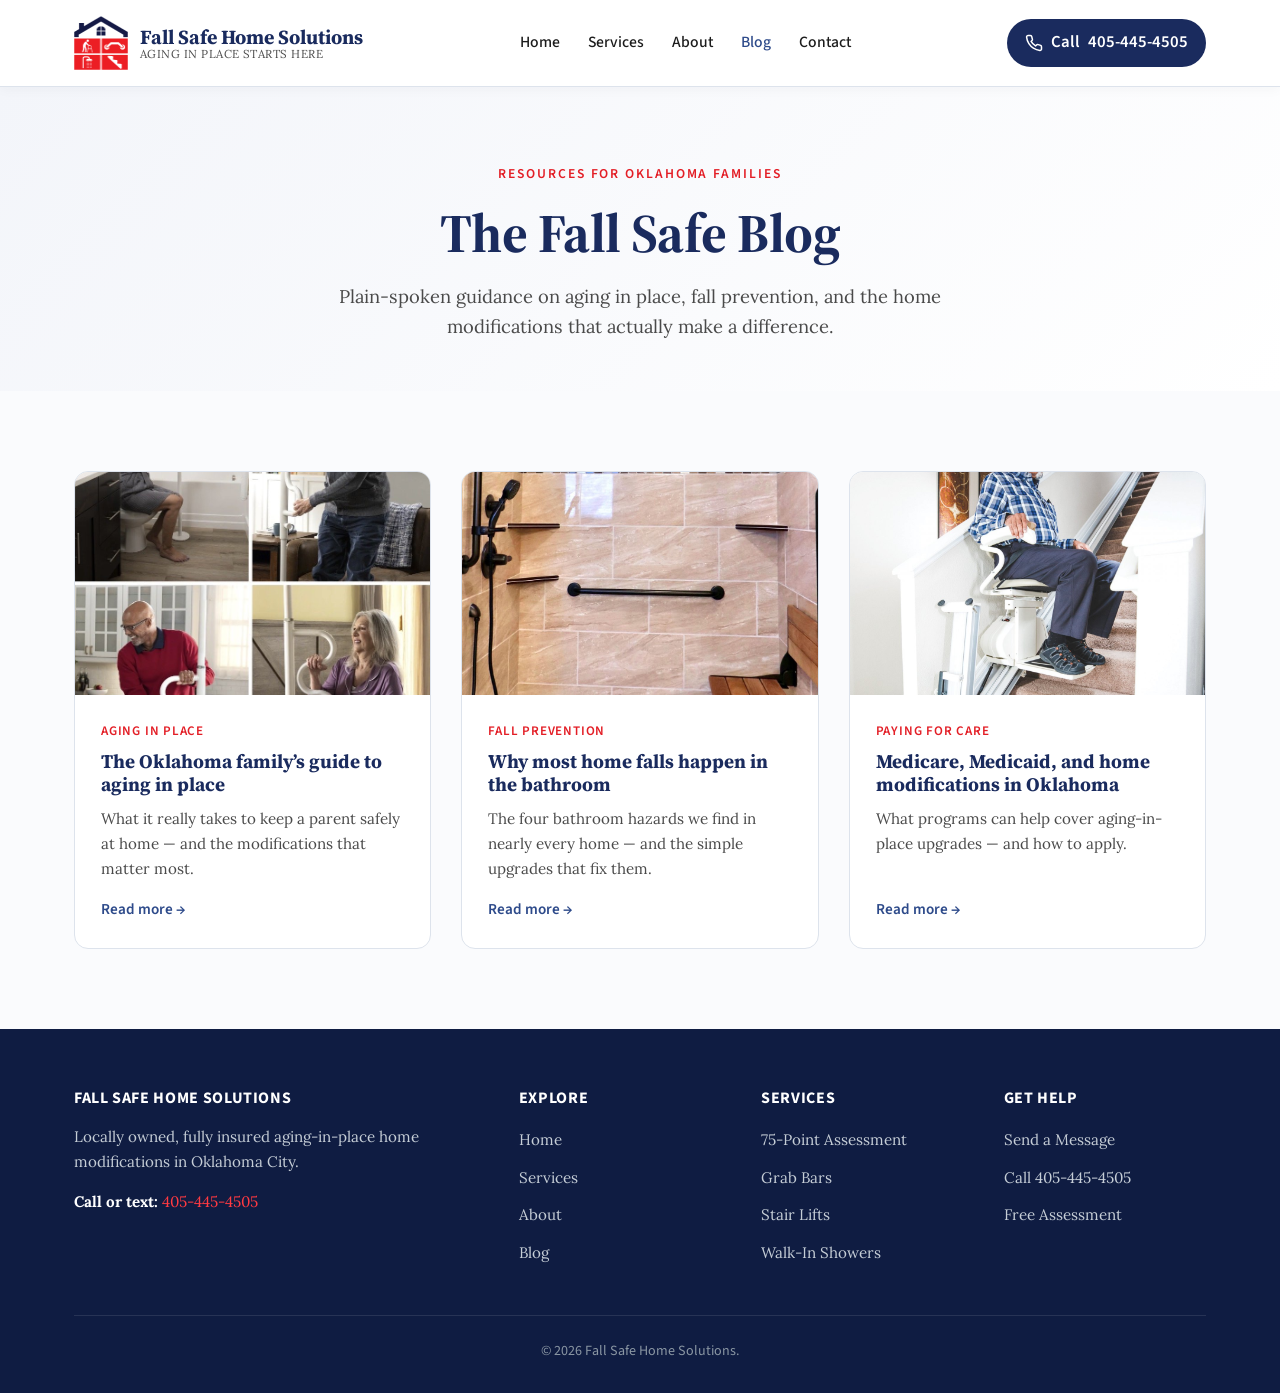
<file: blog.html>
<!doctype html>
<html lang="en">
<head>
<meta charset="UTF-8" />
<meta name="viewport" content="width=device-width, initial-scale=1.0" />
<title>Aging-in-Place Blog | Fall Safe Home Solutions Oklahoma</title>
<meta name="description" content="Practical guidance for Oklahoma families on aging in place, fall prevention, home modifications, Medicare coverage, and choosing accessibility upgrades that fit." />
<link rel="canonical" href="https://fallsafehomesolutions.com/blog.html" />
<!-- Favicon -->
<link rel="icon" type="image/png" sizes="32x32" href="images/favicon-32.png" />
<link rel="icon" type="image/png" sizes="16x16" href="images/favicon-16.png" />
<link rel="apple-touch-icon" sizes="180x180" href="images/apple-touch-icon.png" />
<meta name="theme-color" content="#1a2b5e" />

<!-- Open Graph (Facebook, LinkedIn, iMessage previews) -->
<meta property="og:type" content="website" />
<meta property="og:site_name" content="Fall Safe Home Solutions" />
<meta property="og:title" content="Aging-in-Place Blog | Fall Safe Home Solutions Oklahoma" />
<meta property="og:description" content="Practical guidance for Oklahoma families on aging in place, fall prevention, and choosing the home modifications that actually matter." />
<meta property="og:url" content="https://fallsafehomesolutions.com/blog.html" />
<meta property="og:image" content="https://fallsafehomesolutions.com/images/og-image.jpg" />
<meta property="og:image:width" content="1200" />
<meta property="og:image:height" content="630" />
<meta property="og:image:alt" content="Fall Safe Home Solutions — Aging in Place in Oklahoma City — Call 405-445-4505" />

<!-- Twitter Card -->
<meta name="twitter:card" content="summary_large_image" />
<meta name="twitter:title" content="Aging-in-Place Blog | Fall Safe Home Solutions Oklahoma" />
<meta name="twitter:description" content="Practical guidance for Oklahoma families on aging in place, fall prevention, and choosing the home modifications that actually matter." />
<meta name="twitter:image" content="https://fallsafehomesolutions.com/images/og-image.jpg" />

<link rel="preconnect" href="https://fonts.googleapis.com" />
<link rel="preconnect" href="https://fonts.gstatic.com" crossorigin />
<link href="https://fonts.googleapis.com/css2?family=Lora:wght@400;500;600&family=Source+Sans+3:wght@400;500;600;700&family=Source+Serif+4:wght@600;700&display=swap" rel="stylesheet" />
<link rel="stylesheet" href="styles.css" />
</head>
<body>
<a href="#main" class="skip-link">Skip to main content</a>

<header class="site-header">
  <div class="container header-inner">
    <a href="index.html" class="logo">
      <span class="logo-mark"><img src="images/logo-mark.png" alt="Fall Safe Home Solutions" width="48" height="48"></span>
      <span class="logo-text">Fall Safe Home Solutions<small>Aging in Place Starts Here</small></span>
    </a>
    <button class="nav-toggle" aria-label="Open menu"><span></span><span></span><span></span></button>
    <nav class="main-nav">
      <a href="index.html">Home</a>
      <a href="services.html">Services</a>
      <a href="about.html">About</a>
      <a href="blog.html" class="active">Blog</a>
      <a href="index.html#contact">Contact</a>
    </nav>
    <a href="tel:+14054454505" class="header-phone">
      <svg viewBox="0 0 24 24" fill="none" stroke="currentColor" stroke-width="2" stroke-linecap="round" stroke-linejoin="round"><path d="M22 16.92v3a2 2 0 0 1-2.18 2 19.79 19.79 0 0 1-8.63-3.07 19.5 19.5 0 0 1-6-6A19.79 19.79 0 0 1 2.12 4.18 2 2 0 0 1 4.11 2h3a2 2 0 0 1 2 1.72c.13.96.36 1.9.7 2.81a2 2 0 0 1-.45 2.11L8.09 9.91a16 16 0 0 0 6 6l1.27-1.27a2 2 0 0 1 2.11-.45c.91.34 1.85.57 2.81.7A2 2 0 0 1 22 16.92z"/></svg>
      <span>Call</span> 405-445-4505
    </a>
  </div>
</header>

<main id="main">

<section class="page-header">
  <div class="container">
    <span class="hero-eyebrow">Resources for Oklahoma Families</span>
    <h1>The Fall Safe Blog</h1>
    <p>Plain-spoken guidance on aging in place, fall prevention, and the home modifications that actually make a difference.</p>
  </div>
</section>

<section>
  <div class="container">
    <div class="blog-listing">
      <a href="blog/aging-in-place-oklahoma.html" class="blog-card">
        <div class="blog-card-img" style="background-image: url('images/blog-healthy.jpg');"></div>
        <div class="blog-card-body">
          <span class="blog-card-meta">Aging in Place</span>
          <h3>The Oklahoma family&rsquo;s guide to aging in place</h3>
          <p>What it really takes to keep a parent safely at home &mdash; and the modifications that matter most.</p>
          <span class="read-more">Read more &rarr;</span>
        </div>
      </a>
      <a href="blog/bathroom-fall-prevention.html" class="blog-card">
        <div class="blog-card-img" style="background-image: url('images/blog-bathroom.jpg');"></div>
        <div class="blog-card-body">
          <span class="blog-card-meta">Fall Prevention</span>
          <h3>Why most home falls happen in the bathroom</h3>
          <p>The four bathroom hazards we find in nearly every home &mdash; and the simple upgrades that fix them.</p>
          <span class="read-more">Read more &rarr;</span>
        </div>
      </a>
      <a href="blog/medicare-home-modifications.html" class="blog-card">
        <div class="blog-card-img" style="background-image: url('images/blog-medicare.jpg');"></div>
        <div class="blog-card-body">
          <span class="blog-card-meta">Paying for Care</span>
          <h3>Medicare, Medicaid, and home modifications in Oklahoma</h3>
          <p>What programs can help cover aging-in-place upgrades &mdash; and how to apply.</p>
          <span class="read-more">Read more &rarr;</span>
        </div>
      </a>
    </div>
  </div>
</section>

</main>

<footer class="site-footer">
  <div class="container">
    <div class="footer-grid">
      <div>
        <h4>Fall Safe Home Solutions</h4>
        <p>Locally owned, fully insured aging-in-place home modifications in Oklahoma City.</p>
        <p><strong style="color:#fff">Call or text:</strong> <a href="tel:+14054454505" style="color:var(--red-light)">405-445-4505</a></p>
      </div>
      <div>
        <h4>Explore</h4>
        <ul>
          <li><a href="index.html">Home</a></li>
          <li><a href="services.html">Services</a></li>
          <li><a href="about.html">About</a></li>
          <li><a href="blog.html">Blog</a></li>
        </ul>
      </div>
      <div>
        <h4>Services</h4>
        <ul>
          <li><a href="services.html#assessment">75-Point Assessment</a></li>
          <li><a href="services.html#grab-bars">Grab Bars</a></li>
          <li><a href="services.html#stair-lifts">Stair Lifts</a></li>
          <li><a href="services.html#walk-in-showers">Walk-In Showers</a></li>
        </ul>
      </div>
      <div>
        <h4>Get Help</h4>
        <ul>
          <li><a href="index.html#contact">Send a Message</a></li>
          <li><a href="tel:+14054454505">Call 405-445-4505</a></li>
          <li><a href="index.html#contact">Free Assessment</a></li>
        </ul>
      </div>
    </div>
    <div class="footer-bottom">&copy; <span id="year"></span> Fall Safe Home Solutions.</div>
  </div>
</footer>
<script>document.getElementById('year').textContent = new Date().getFullYear();</script>
<script src="script.js"></script>
</body>
</html>
</file>
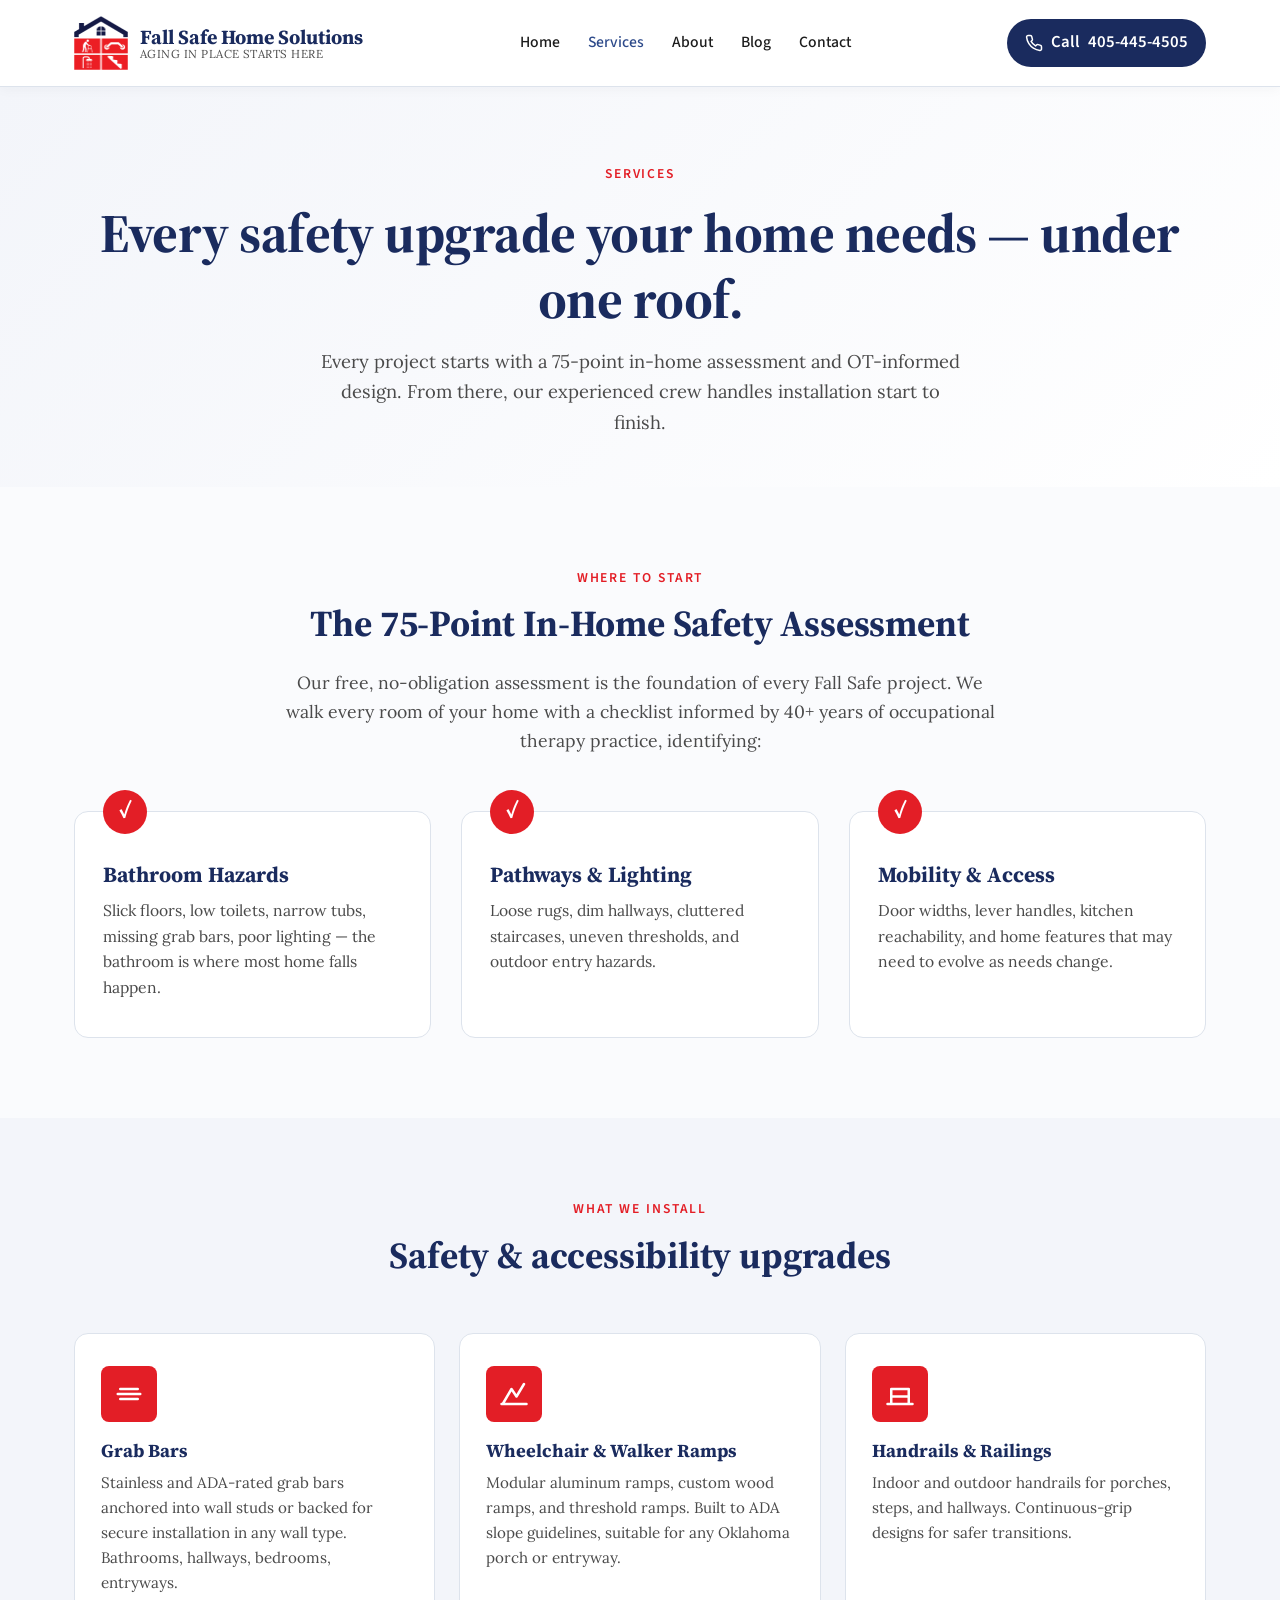
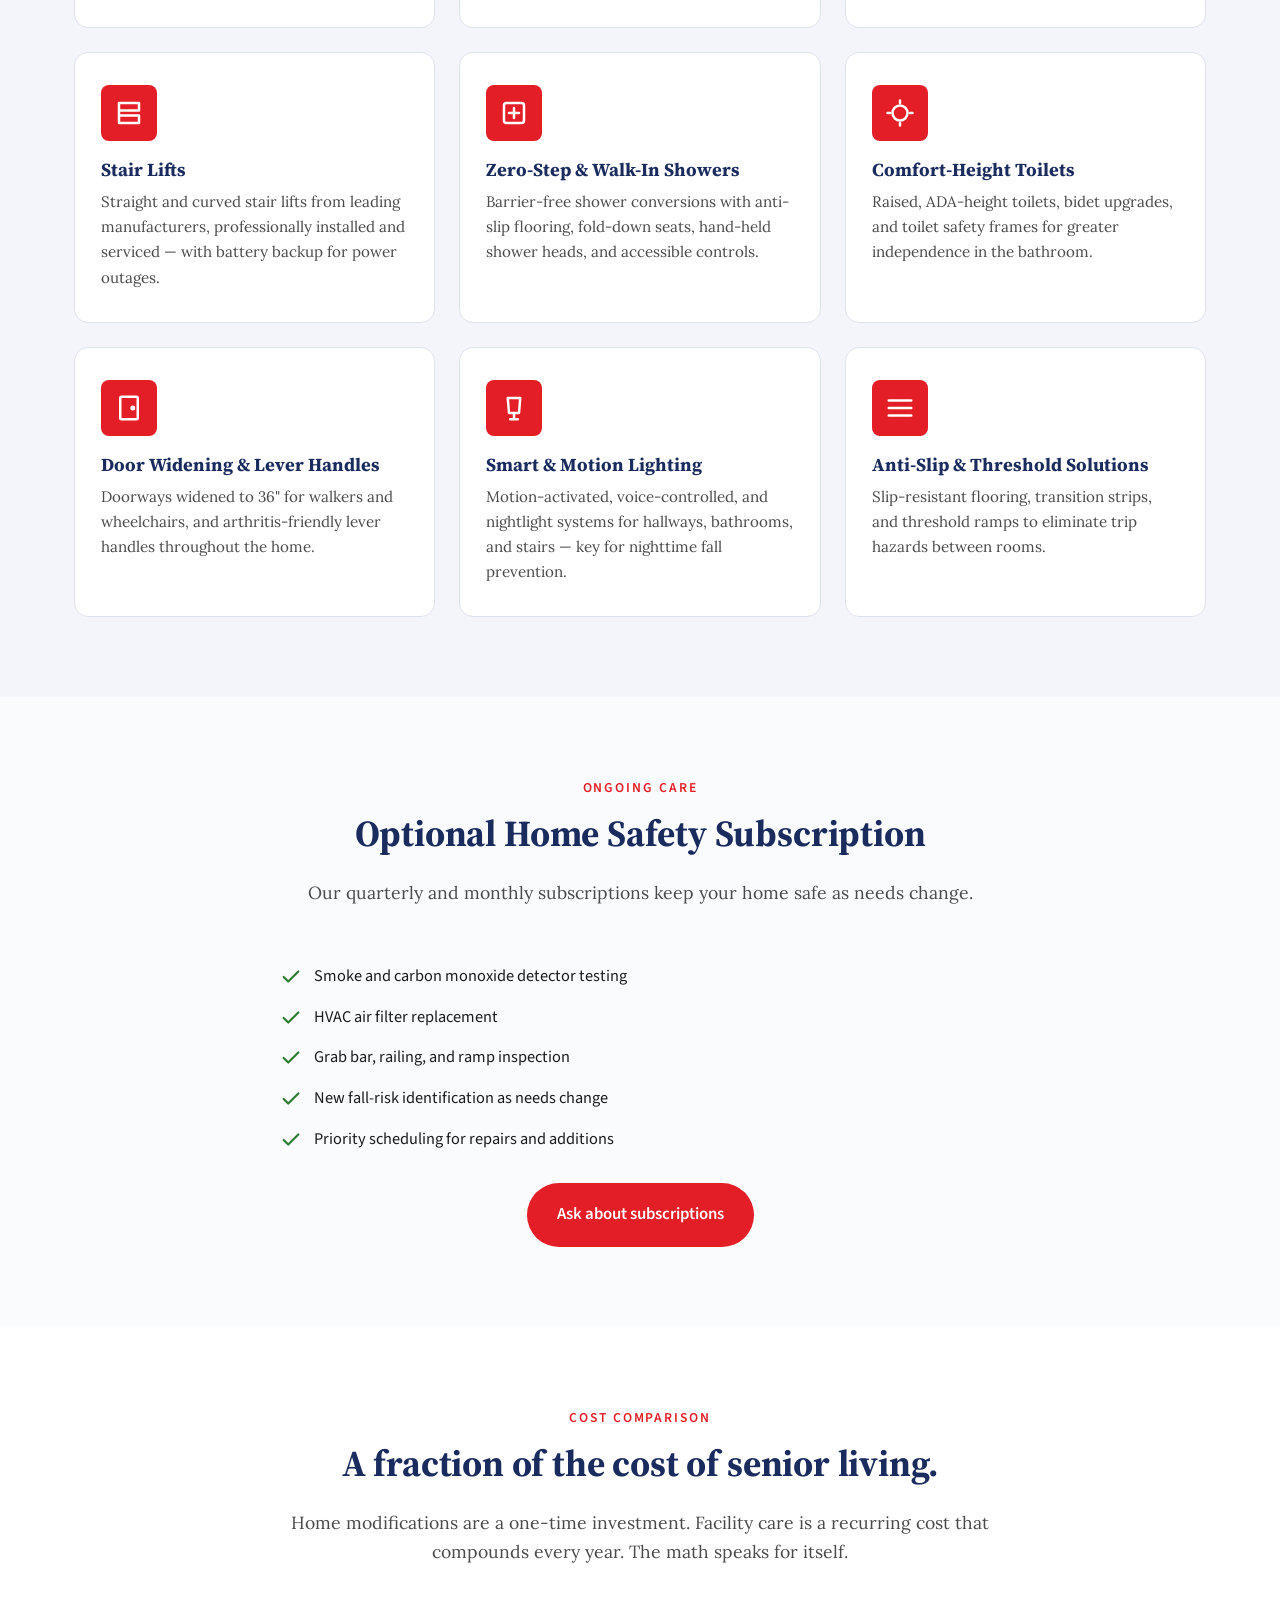
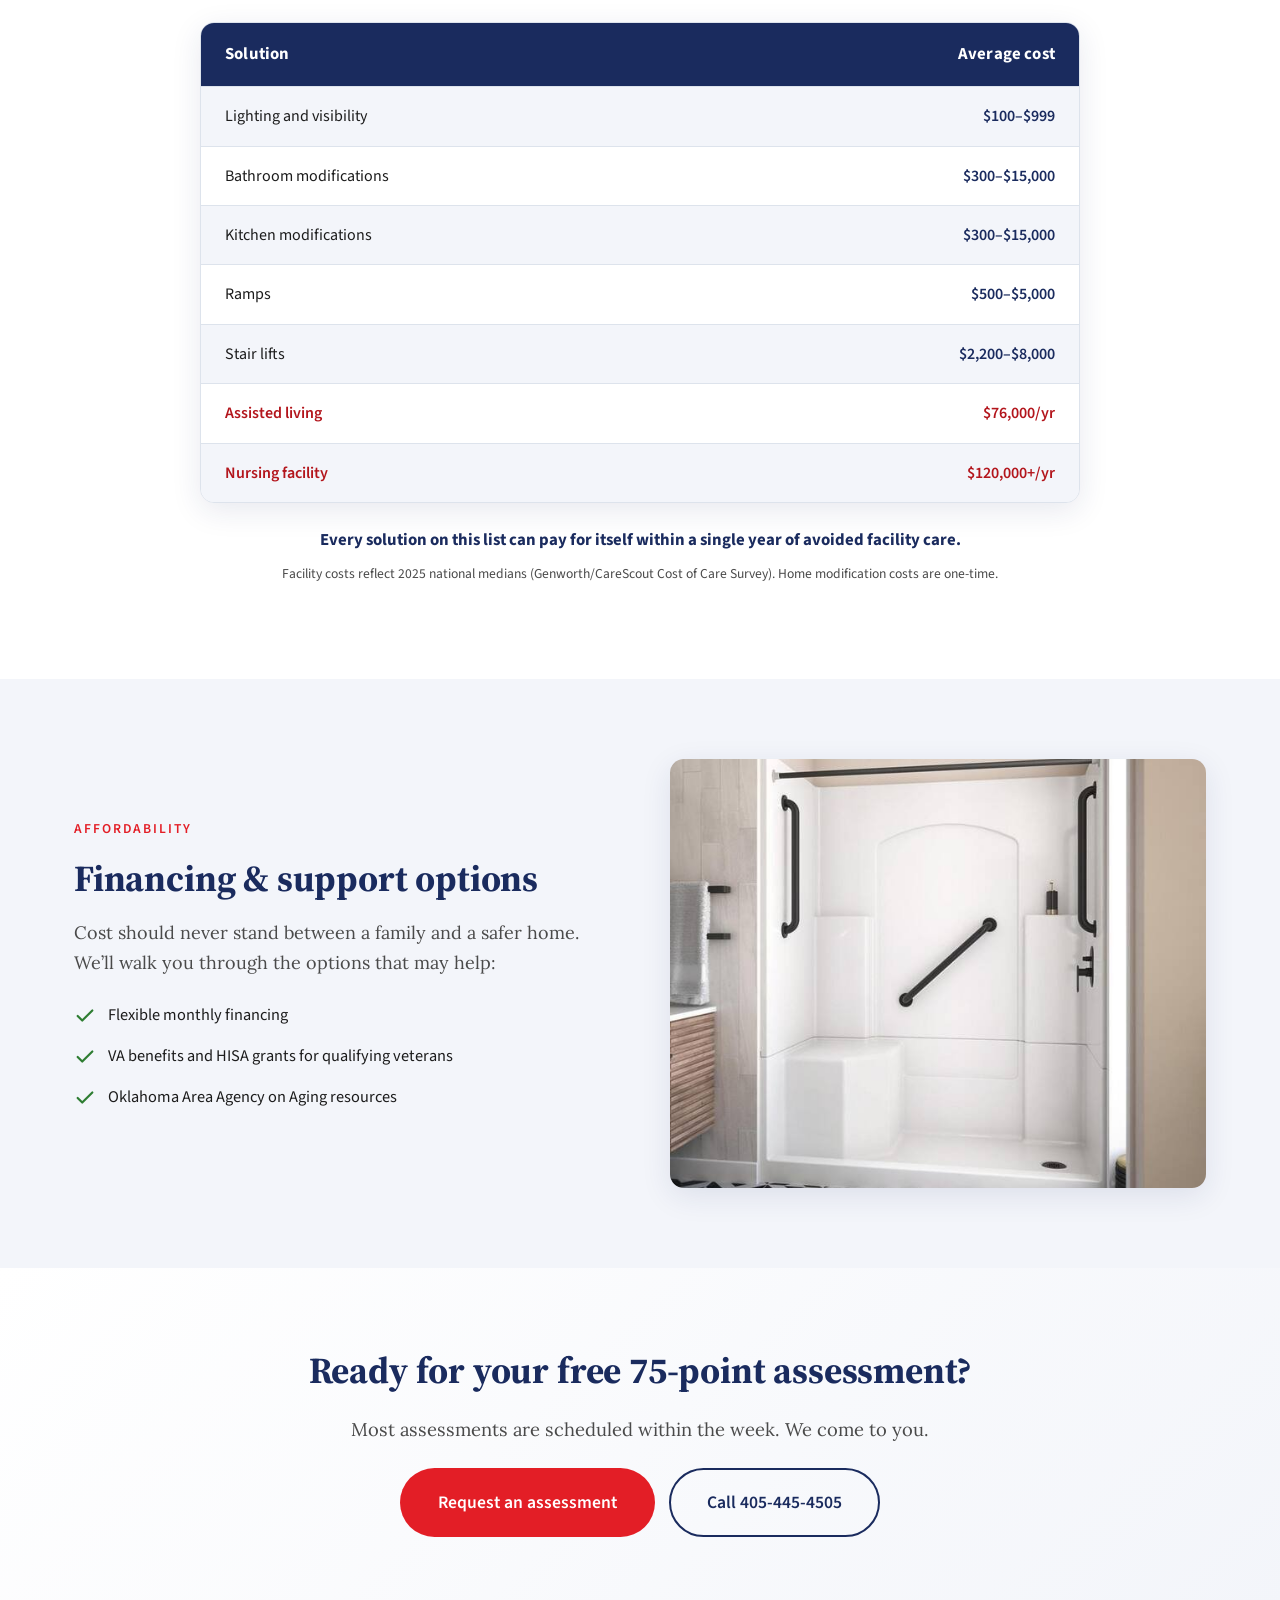
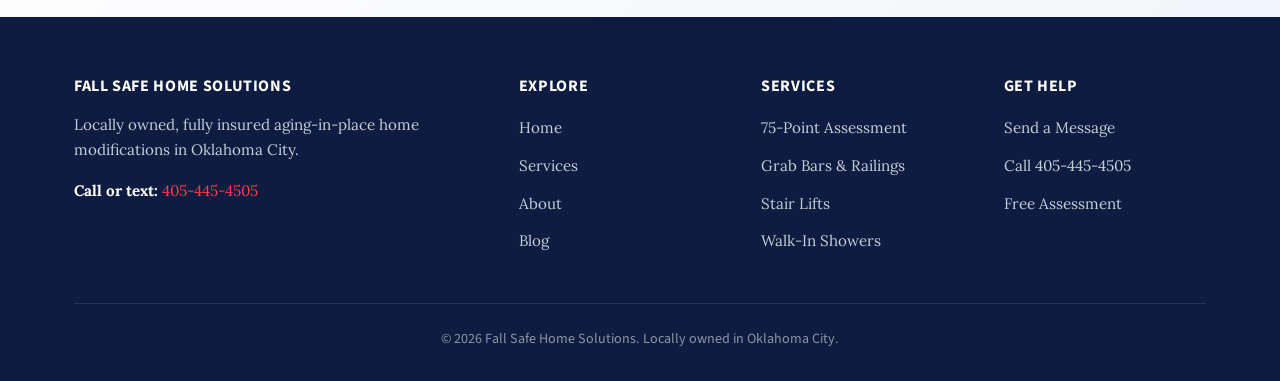
<file: services.html>
<!doctype html>
<html lang="en">
<head>
<meta charset="UTF-8" />
<meta name="viewport" content="width=device-width, initial-scale=1.0" />
<title>Services | Fall Safe Home Solutions | Aging-in-Place Modifications in Oklahoma</title>
<meta name="description" content="Grab bars, ramps, stair lifts, zero-step showers, door widening, raised toilets, and smart lighting installed by a fully insured Oklahoma City crew. 75-point safety assessments and OT-informed design." />
<meta name="keywords" content="grab bar installation OKC, wheelchair ramps Oklahoma, stair lift installation, walk-in shower Oklahoma, door widening, accessibility remodeling, home safety assessment Oklahoma City" />
<link rel="canonical" href="https://fallsafehomesolutions.com/services.html" />
<!-- Favicon -->
<link rel="icon" type="image/png" sizes="32x32" href="images/favicon-32.png" />
<link rel="icon" type="image/png" sizes="16x16" href="images/favicon-16.png" />
<link rel="apple-touch-icon" sizes="180x180" href="images/apple-touch-icon.png" />
<meta name="theme-color" content="#1a2b5e" />

<!-- Open Graph (Facebook, LinkedIn, iMessage previews) -->
<meta property="og:type" content="website" />
<meta property="og:site_name" content="Fall Safe Home Solutions" />
<meta property="og:title" content="Services | Fall Safe Home Solutions | Aging-in-Place Modifications in OK" />
<meta property="og:description" content="Grab bars, ramps, stair lifts, zero-step showers, door widening, and more. Installed by a fully insured Oklahoma City crew with OT-informed design." />
<meta property="og:url" content="https://fallsafehomesolutions.com/services.html" />
<meta property="og:image" content="https://fallsafehomesolutions.com/images/og-image.jpg" />
<meta property="og:image:width" content="1200" />
<meta property="og:image:height" content="630" />
<meta property="og:image:alt" content="Fall Safe Home Solutions — Aging in Place in Oklahoma City — Call 405-445-4505" />

<!-- Twitter Card -->
<meta name="twitter:card" content="summary_large_image" />
<meta name="twitter:title" content="Services | Fall Safe Home Solutions | Aging-in-Place Modifications in OK" />
<meta name="twitter:description" content="Grab bars, ramps, stair lifts, zero-step showers, door widening, and more. Installed by a fully insured Oklahoma City crew with OT-informed design." />
<meta name="twitter:image" content="https://fallsafehomesolutions.com/images/og-image.jpg" />

<link rel="preconnect" href="https://fonts.googleapis.com" />
<link rel="preconnect" href="https://fonts.gstatic.com" crossorigin />
<link href="https://fonts.googleapis.com/css2?family=Lora:wght@400;500;600&family=Source+Sans+3:wght@400;500;600;700&family=Source+Serif+4:wght@600;700&display=swap" rel="stylesheet" />
<link rel="stylesheet" href="styles.css" />
</head>
<body>
<a href="#main" class="skip-link">Skip to main content</a>

<header class="site-header">
  <div class="container header-inner">
    <a href="index.html" class="logo">
      <span class="logo-mark" aria-hidden="true"><img src="images/logo-mark.png" alt="Fall Safe Home Solutions" width="48" height="48"></span>
      <span class="logo-text">Fall Safe Home Solutions<small>Aging in Place Starts Here</small></span>
    </a>
    <button class="nav-toggle" aria-label="Open menu"><span></span><span></span><span></span></button>
    <nav class="main-nav">
      <a href="index.html">Home</a>
      <a href="services.html" class="active">Services</a>
      <a href="about.html">About</a>
      <a href="blog.html">Blog</a>
      <a href="index.html#contact">Contact</a>
    </nav>
    <a href="tel:+14054454505" class="header-phone">
      <svg viewBox="0 0 24 24" fill="none" stroke="currentColor" stroke-width="2" stroke-linecap="round" stroke-linejoin="round"><path d="M22 16.92v3a2 2 0 0 1-2.18 2 19.79 19.79 0 0 1-8.63-3.07 19.5 19.5 0 0 1-6-6A19.79 19.79 0 0 1 2.12 4.18 2 2 0 0 1 4.11 2h3a2 2 0 0 1 2 1.72c.13.96.36 1.9.7 2.81a2 2 0 0 1-.45 2.11L8.09 9.91a16 16 0 0 0 6 6l1.27-1.27a2 2 0 0 1 2.11-.45c.91.34 1.85.57 2.81.7A2 2 0 0 1 22 16.92z"/></svg>
      <span>Call</span> 405-445-4505
    </a>
  </div>
</header>

<main id="main">

<section class="page-header">
  <div class="container">
    <span class="hero-eyebrow">Services</span>
    <h1>Every safety upgrade your home needs &mdash; under one roof.</h1>
    <p>Every project starts with a 75-point in-home assessment and OT-informed design. From there, our experienced crew handles installation start to finish.</p>
  </div>
</section>

<section id="assessment">
  <div class="container">
    <div class="section-heading">
      <span class="section-eyebrow">Where to Start</span>
      <h2>The 75-Point In-Home Safety Assessment</h2>
      <p>Our free, no-obligation assessment is the foundation of every Fall Safe project. We walk every room of your home with a checklist informed by 40+ years of occupational therapy practice, identifying:</p>
    </div>
    <div class="process-steps">
      <div class="step">
        <span class="step-num">&#x2713;</span>
        <h3>Bathroom Hazards</h3>
        <p>Slick floors, low toilets, narrow tubs, missing grab bars, poor lighting &mdash; the bathroom is where most home falls happen.</p>
      </div>
      <div class="step">
        <span class="step-num">&#x2713;</span>
        <h3>Pathways &amp; Lighting</h3>
        <p>Loose rugs, dim hallways, cluttered staircases, uneven thresholds, and outdoor entry hazards.</p>
      </div>
      <div class="step">
        <span class="step-num">&#x2713;</span>
        <h3>Mobility &amp; Access</h3>
        <p>Door widths, lever handles, kitchen reachability, and home features that may need to evolve as needs change.</p>
      </div>
    </div>
  </div>
</section>

<section style="background: var(--sand);">
  <div class="container">
    <div class="section-heading">
      <span class="section-eyebrow">What We Install</span>
      <h2>Safety &amp; accessibility upgrades</h2>
    </div>
    <div class="services-grid">
      <div class="service">
        <div class="service-icon"><svg viewBox="0 0 24 24" fill="none" stroke="currentColor" stroke-width="2" stroke-linecap="round" stroke-linejoin="round"><path d="M3 12h18M5 8h14M5 16h14"/></svg></div>
        <a id="grab-bars" class="anchor-stub"></a><h3>Grab Bars</h3>
        <p>Stainless and ADA-rated grab bars anchored into wall studs or backed for secure installation in any wall type. Bathrooms, hallways, bedrooms, entryways.</p>
      </div>
      <div class="service">
        <div class="service-icon"><svg viewBox="0 0 24 24" fill="none" stroke="currentColor" stroke-width="2" stroke-linecap="round" stroke-linejoin="round"><path d="M2 20h20M3 20l7-12 4 6 6-10"/></svg></div>
        <a id="ramps" class="anchor-stub"></a><h3>Wheelchair &amp; Walker Ramps</h3>
        <p>Modular aluminum ramps, custom wood ramps, and threshold ramps. Built to ADA slope guidelines, suitable for any Oklahoma porch or entryway.</p>
      </div>
      <div class="service">
        <div class="service-icon"><svg viewBox="0 0 24 24" fill="none" stroke="currentColor" stroke-width="2" stroke-linecap="round" stroke-linejoin="round"><path d="M2 20h20M5 20V8M19 20V8M5 14h14M5 8h14"/></svg></div>
        <a id="railings" class="anchor-stub"></a><h3>Handrails &amp; Railings</h3>
        <p>Indoor and outdoor handrails for porches, steps, and hallways. Continuous-grip designs for safer transitions.</p>
      </div>
      <div class="service">
        <div class="service-icon"><svg viewBox="0 0 24 24" fill="none" stroke="currentColor" stroke-width="2" stroke-linecap="round" stroke-linejoin="round"><path d="M4 4h16v6H4zM4 14h16v6H4zM4 10v4"/></svg></div>
        <a id="stair-lifts" class="anchor-stub"></a><h3>Stair Lifts</h3>
        <p>Straight and curved stair lifts from leading manufacturers, professionally installed and serviced &mdash; with battery backup for power outages.</p>
      </div>
      <div class="service">
        <div class="service-icon"><svg viewBox="0 0 24 24" fill="none" stroke="currentColor" stroke-width="2" stroke-linecap="round" stroke-linejoin="round"><rect x="4" y="4" width="16" height="16" rx="2"/><path d="M8 12h8M12 8v8"/></svg></div>
        <a id="walk-in-showers" class="anchor-stub"></a><h3>Zero-Step &amp; Walk-In Showers</h3>
        <p>Barrier-free shower conversions with anti-slip flooring, fold-down seats, hand-held shower heads, and accessible controls.</p>
      </div>
      <div class="service">
        <div class="service-icon"><svg viewBox="0 0 24 24" fill="none" stroke="currentColor" stroke-width="2" stroke-linecap="round" stroke-linejoin="round"><circle cx="12" cy="12" r="6"/><path d="M12 2v2M12 20v2M2 12h2M20 12h2"/></svg></div>
        <a id="toilets" class="anchor-stub"></a><h3>Comfort-Height Toilets</h3>
        <p>Raised, ADA-height toilets, bidet upgrades, and toilet safety frames for greater independence in the bathroom.</p>
      </div>
      <div class="service">
        <div class="service-icon"><svg viewBox="0 0 24 24" fill="none" stroke="currentColor" stroke-width="2" stroke-linecap="round" stroke-linejoin="round"><rect x="5" y="3" width="14" height="18" rx="1"/><circle cx="15" cy="12" r="1"/></svg></div>
        <a id="door-widening" class="anchor-stub"></a><h3>Door Widening &amp; Lever Handles</h3>
        <p>Doorways widened to 36" for walkers and wheelchairs, and arthritis-friendly lever handles throughout the home.</p>
      </div>
      <div class="service">
        <div class="service-icon"><svg viewBox="0 0 24 24" fill="none" stroke="currentColor" stroke-width="2" stroke-linecap="round" stroke-linejoin="round"><path d="M9 21h6M12 17v4M7 4h10l-1 12H8z"/></svg></div>
        <a id="smart-lighting" class="anchor-stub"></a><h3>Smart &amp; Motion Lighting</h3>
        <p>Motion-activated, voice-controlled, and nightlight systems for hallways, bathrooms, and stairs &mdash; key for nighttime fall prevention.</p>
      </div>
      <div class="service">
        <div class="service-icon"><svg viewBox="0 0 24 24" fill="none" stroke="currentColor" stroke-width="2" stroke-linecap="round" stroke-linejoin="round"><path d="M3 12h18M3 6h18M3 18h18"/></svg></div>
        <a id="anti-slip" class="anchor-stub"></a><h3>Anti-Slip &amp; Threshold Solutions</h3>
        <p>Slip-resistant flooring, transition strips, and threshold ramps to eliminate trip hazards between rooms.</p>
      </div>
    </div>
  </div>
</section>

<section>
  <div class="container">
    <div class="section-heading">
      <span class="section-eyebrow">Ongoing Care</span>
      <h2>Optional Home Safety Subscription</h2>
      <p>Our quarterly and monthly subscriptions keep your home safe as needs change.</p>
    </div>
    <ul class="feature-list" style="max-width: 720px; margin: 0 auto;">
      <li><svg viewBox="0 0 24 24" fill="none" stroke="currentColor" stroke-width="2.4" stroke-linecap="round" stroke-linejoin="round"><polyline points="20 6 9 17 4 12"/></svg>Smoke and carbon monoxide detector testing</li>
      <li><svg viewBox="0 0 24 24" fill="none" stroke="currentColor" stroke-width="2.4" stroke-linecap="round" stroke-linejoin="round"><polyline points="20 6 9 17 4 12"/></svg>HVAC air filter replacement</li>
      <li><svg viewBox="0 0 24 24" fill="none" stroke="currentColor" stroke-width="2.4" stroke-linecap="round" stroke-linejoin="round"><polyline points="20 6 9 17 4 12"/></svg>Grab bar, railing, and ramp inspection</li>
      <li><svg viewBox="0 0 24 24" fill="none" stroke="currentColor" stroke-width="2.4" stroke-linecap="round" stroke-linejoin="round"><polyline points="20 6 9 17 4 12"/></svg>New fall-risk identification as needs change</li>
      <li><svg viewBox="0 0 24 24" fill="none" stroke="currentColor" stroke-width="2.4" stroke-linecap="round" stroke-linejoin="round"><polyline points="20 6 9 17 4 12"/></svg>Priority scheduling for repairs and additions</li>
    </ul>
    <div style="text-align:center; margin-top:30px;"><a href="index.html#contact" class="btn btn-primary">Ask about subscriptions</a></div>
  </div>
</section>


<section style="background:#fff;">
  <div class="container">
    <div class="section-heading">
      <span class="section-eyebrow">Cost Comparison</span>
      <h2>A fraction of the cost of senior living.</h2>
      <p>Home modifications are a one-time investment. Facility care is a recurring cost that compounds every year. The math speaks for itself.</p>
    </div>
    <div class="cost-table-wrap">
      <table class="cost-table">
        <thead>
          <tr><th>Solution</th><th>Average cost</th></tr>
        </thead>
        <tbody>
          <tr><td>Lighting and visibility</td><td>$100&ndash;$999</td></tr>
          <tr><td>Bathroom modifications</td><td>$300&ndash;$15,000</td></tr>
          <tr><td>Kitchen modifications</td><td>$300&ndash;$15,000</td></tr>
          <tr><td>Ramps</td><td>$500&ndash;$5,000</td></tr>
          <tr><td>Stair lifts</td><td>$2,200&ndash;$8,000</td></tr>
          <tr class="facility"><td>Assisted living</td><td>$76,000/yr</td></tr>
          <tr class="facility"><td>Nursing facility</td><td>$120,000+/yr</td></tr>
        </tbody>
      </table>
    </div>
    <p class="cost-table-callout"><strong>Every solution on this list can pay for itself within a single year of avoided facility care.</strong></p>
    <p class="cost-table-note">Facility costs reflect 2025 national medians (Genworth/CareScout Cost of Care Survey). Home modification costs are one-time.</p>
  </div>
</section>

<section id="financing" style="background: var(--sand);">
  <div class="container split">
    <div class="split-content">
      <span class="hero-eyebrow">Affordability</span>
      <h2>Financing &amp; support options</h2>
      <p>Cost should never stand between a family and a safer home. We&rsquo;ll walk you through the options that may help:</p>
      <ul class="feature-list">
        <li><svg viewBox="0 0 24 24" fill="none" stroke="currentColor" stroke-width="2.4" stroke-linecap="round" stroke-linejoin="round"><polyline points="20 6 9 17 4 12"/></svg>Flexible monthly financing</li>
        <li><svg viewBox="0 0 24 24" fill="none" stroke="currentColor" stroke-width="2.4" stroke-linecap="round" stroke-linejoin="round"><polyline points="20 6 9 17 4 12"/></svg>VA benefits and HISA grants for qualifying veterans</li>
        <li><svg viewBox="0 0 24 24" fill="none" stroke="currentColor" stroke-width="2.4" stroke-linecap="round" stroke-linejoin="round"><polyline points="20 6 9 17 4 12"/></svg>Oklahoma Area Agency on Aging resources</li>
      </ul>
    </div>
    <div class="split-image">
      <img src="images/section-finance.jpg" alt="Affordable financing options for aging-in-place modifications" loading="lazy" />
    </div>
  </div>
</section>

<section class="contact">
  <div class="container" style="text-align:center; max-width:720px;">
    <h2>Ready for your free 75-point assessment?</h2>
    <p style="font-size:1.15rem;">Most assessments are scheduled within the week. We come to you.</p>
    <div style="display:flex; gap:14px; justify-content:center; flex-wrap:wrap; margin-top:24px;">
      <a href="index.html#contact" class="btn btn-primary btn-large">Request an assessment</a>
      <a href="tel:+14054454505" class="btn btn-secondary btn-large">Call 405-445-4505</a>
    </div>
  </div>
</section>

</main>

<footer class="site-footer">
  <div class="container">
    <div class="footer-grid">
      <div>
        <h4>Fall Safe Home Solutions</h4>
        <p>Locally owned, fully insured aging-in-place home modifications in Oklahoma City.</p>
        <p><strong style="color:#fff">Call or text:</strong> <a href="tel:+14054454505" style="color:var(--red-light)">405-445-4505</a></p>
      </div>
      <div>
        <h4>Explore</h4>
        <ul>
          <li><a href="index.html">Home</a></li>
          <li><a href="services.html">Services</a></li>
          <li><a href="about.html">About</a></li>
          <li><a href="blog.html">Blog</a></li>
        </ul>
      </div>
      <div>
        <h4>Services</h4>
        <ul>
          <li><a href="services.html#assessment">75-Point Assessment</a></li>
          <li><a href="services.html#grab-bars">Grab Bars &amp; Railings</a></li>
          <li><a href="services.html#stair-lifts">Stair Lifts</a></li>
          <li><a href="services.html#walk-in-showers">Walk-In Showers</a></li>
        </ul>
      </div>
      <div>
        <h4>Get Help</h4>
        <ul>
          <li><a href="index.html#contact">Send a Message</a></li>
          <li><a href="tel:+14054454505">Call 405-445-4505</a></li>
          <li><a href="index.html#contact">Free Assessment</a></li>
        </ul>
      </div>
    </div>
    <div class="footer-bottom">&copy; <span id="year"></span> Fall Safe Home Solutions. Locally owned in Oklahoma City.</div>
  </div>
</footer>
<script>document.getElementById('year').textContent = new Date().getFullYear();</script>
<script src="script.js"></script>
</body>
</html>
</file>
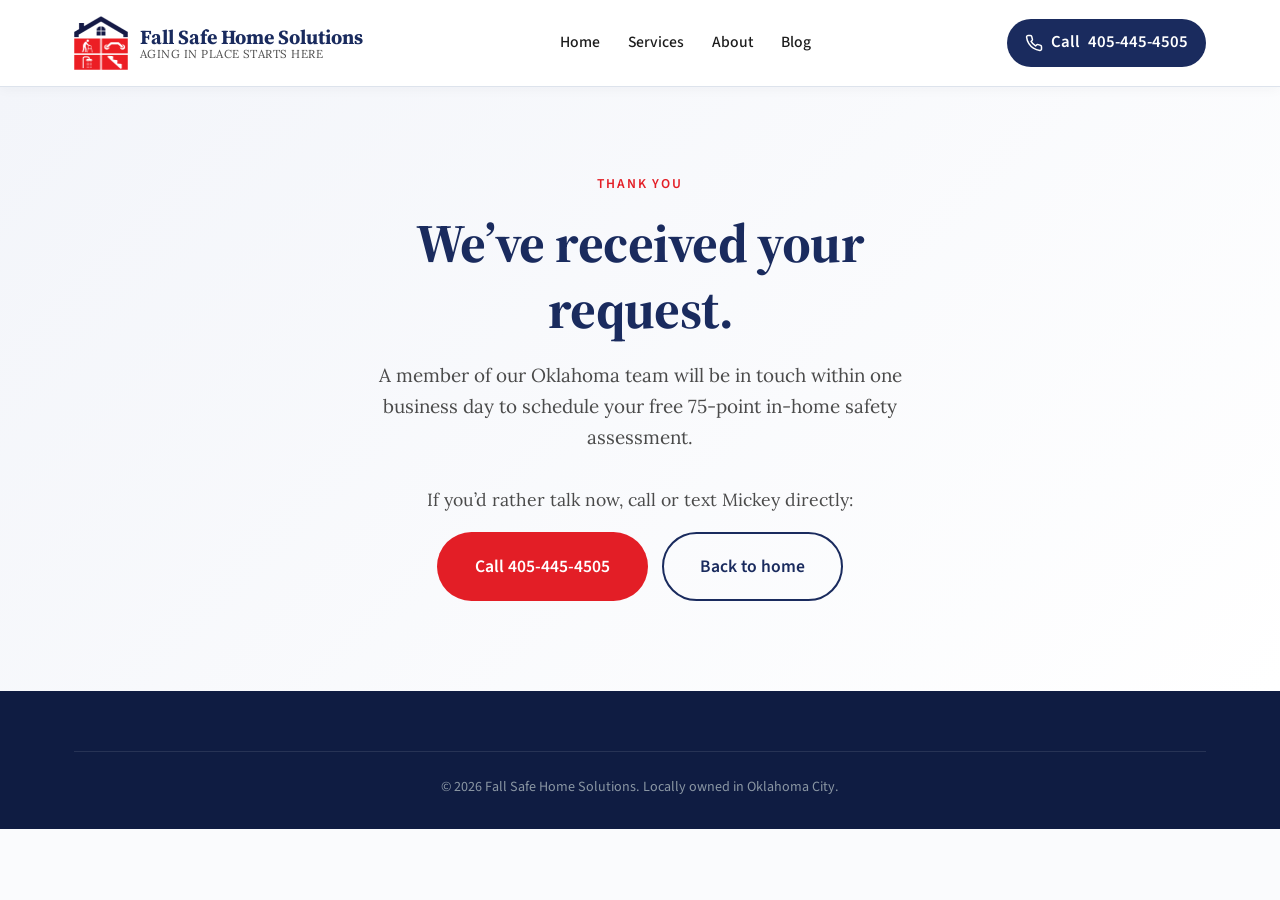
<file: thank-you.html>
<!doctype html>
<html lang="en">
<head>
<meta charset="UTF-8" />
<meta name="viewport" content="width=device-width, initial-scale=1.0" />
<title>Thank You | Fall Safe Home Solutions</title>
<meta name="description" content="Thanks for reaching out to Fall Safe Home Solutions. We'll be in touch within one business day." />
<meta name="robots" content="noindex" />
<link rel="preconnect" href="https://fonts.googleapis.com" />
<link rel="preconnect" href="https://fonts.gstatic.com" crossorigin />
<link href="https://fonts.googleapis.com/css2?family=Lora:wght@400;500;600&family=Source+Sans+3:wght@400;500;600;700&family=Source+Serif+4:wght@600;700&display=swap" rel="stylesheet" />
<link rel="stylesheet" href="styles.css" />
</head>
<body>

<header class="site-header">
  <div class="container header-inner">
    <a href="index.html" class="logo">
      <span class="logo-mark"><img src="images/logo-mark.png" alt="Fall Safe Home Solutions" width="48" height="48"></span>
      <span class="logo-text">Fall Safe Home Solutions<small>Aging in Place Starts Here</small></span>
    </a>
    <nav class="main-nav">
      <a href="index.html">Home</a>
      <a href="services.html">Services</a>
      <a href="about.html">About</a>
      <a href="blog.html">Blog</a>
    </nav>
    <a href="tel:+14054454505" class="header-phone">
      <svg viewBox="0 0 24 24" fill="none" stroke="currentColor" stroke-width="2" stroke-linecap="round" stroke-linejoin="round"><path d="M22 16.92v3a2 2 0 0 1-2.18 2 19.79 19.79 0 0 1-8.63-3.07 19.5 19.5 0 0 1-6-6A19.79 19.79 0 0 1 2.12 4.18 2 2 0 0 1 4.11 2h3a2 2 0 0 1 2 1.72c.13.96.36 1.9.7 2.81a2 2 0 0 1-.45 2.11L8.09 9.91a16 16 0 0 0 6 6l1.27-1.27a2 2 0 0 1 2.11-.45c.91.34 1.85.57 2.81.7A2 2 0 0 1 22 16.92z"/></svg>
      <span>Call</span> 405-445-4505
    </a>
  </div>
</header>

<main>
<section class="hero">
  <div class="container" style="text-align:center; max-width:680px;">
    <span class="hero-eyebrow">Thank you</span>
    <h1>We&rsquo;ve received your request.</h1>
    <p class="hero-lede" style="margin-left:auto; margin-right:auto;">A member of our Oklahoma team will be in touch within one business day to schedule your free 75-point in-home safety assessment.</p>
    <p style="font-size:1.1rem;">If you&rsquo;d rather talk now, call or text Mickey directly:</p>
    <div style="display:flex; gap:14px; justify-content:center; flex-wrap:wrap; margin-top:14px;">
      <a href="tel:+14054454505" class="btn btn-primary btn-large">Call 405-445-4505</a>
      <a href="index.html" class="btn btn-secondary btn-large">Back to home</a>
    </div>
  </div>
</section>
</main>

<footer class="site-footer">
  <div class="container">
    <div class="footer-bottom">&copy; <span id="year"></span> Fall Safe Home Solutions. Locally owned in Oklahoma City.</div>
  </div>
</footer>
<script>document.getElementById('year').textContent = new Date().getFullYear();</script>
</body>
</html>
</file>
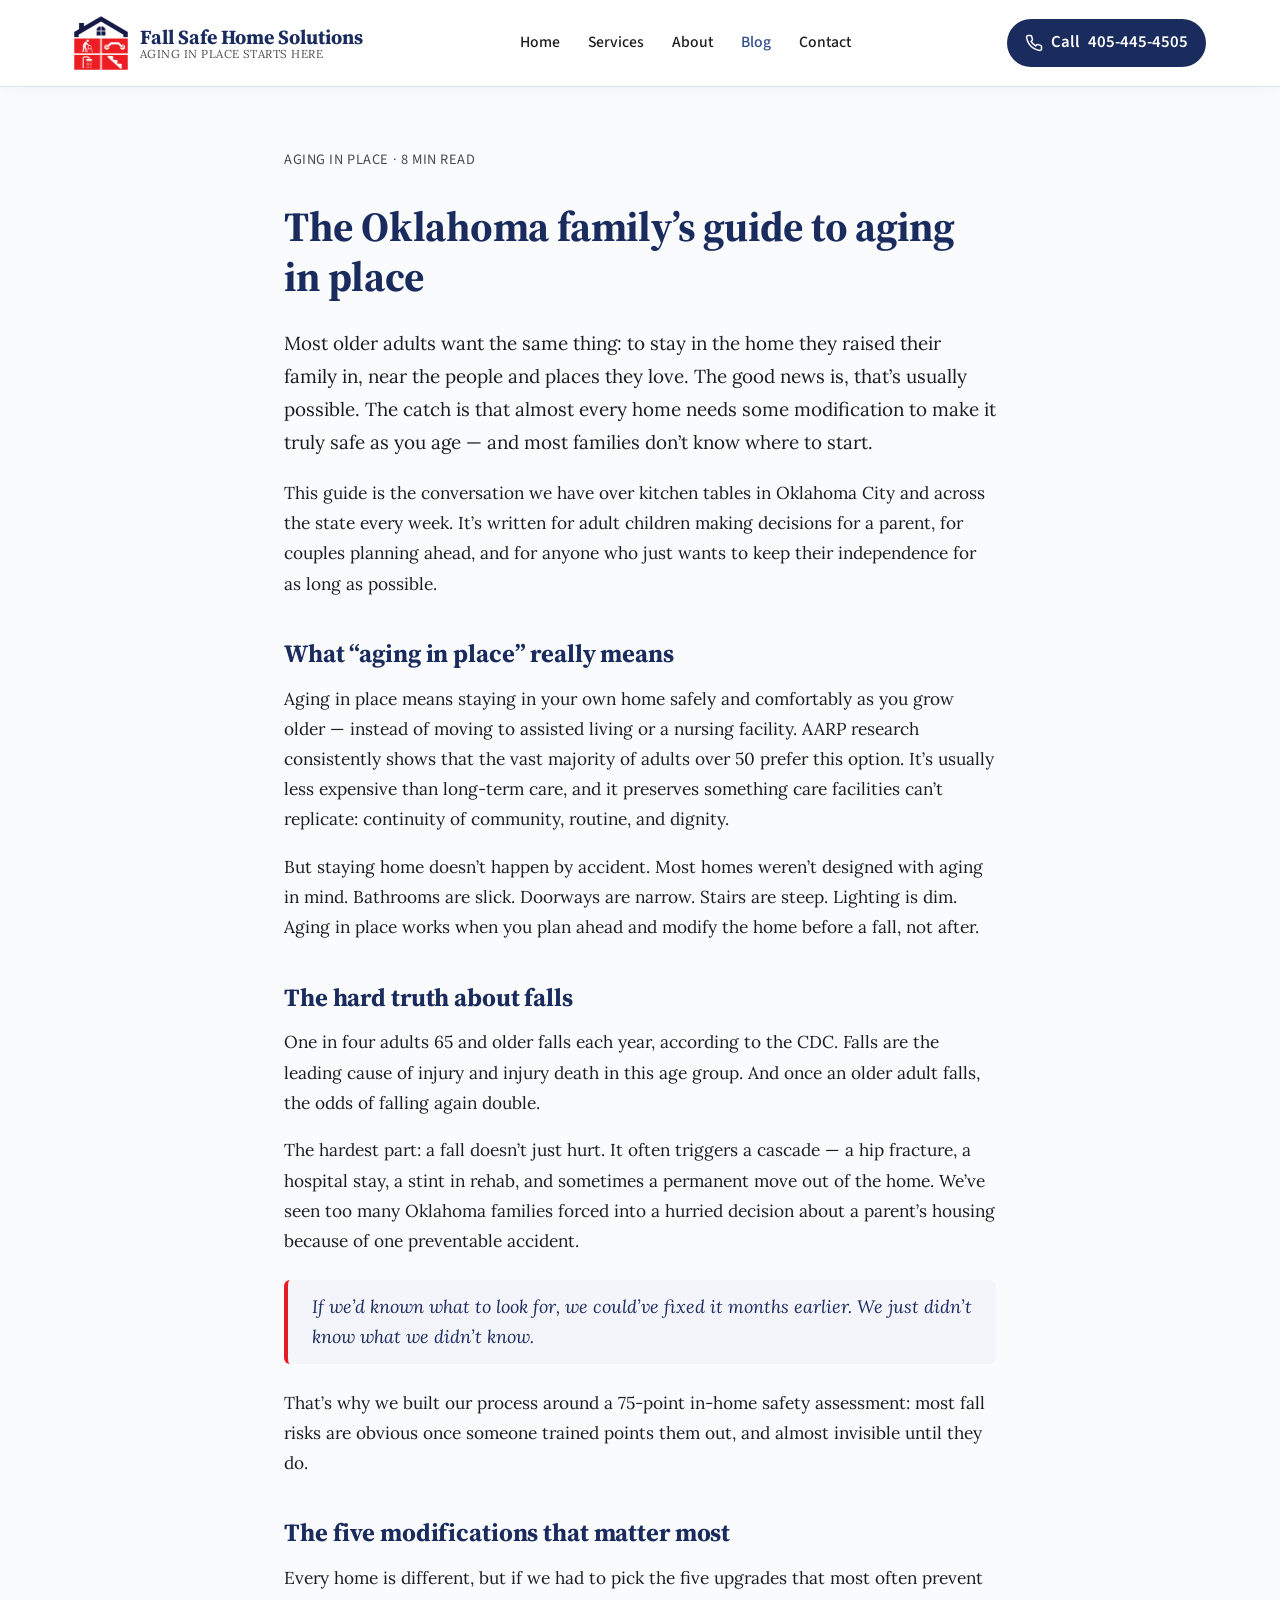
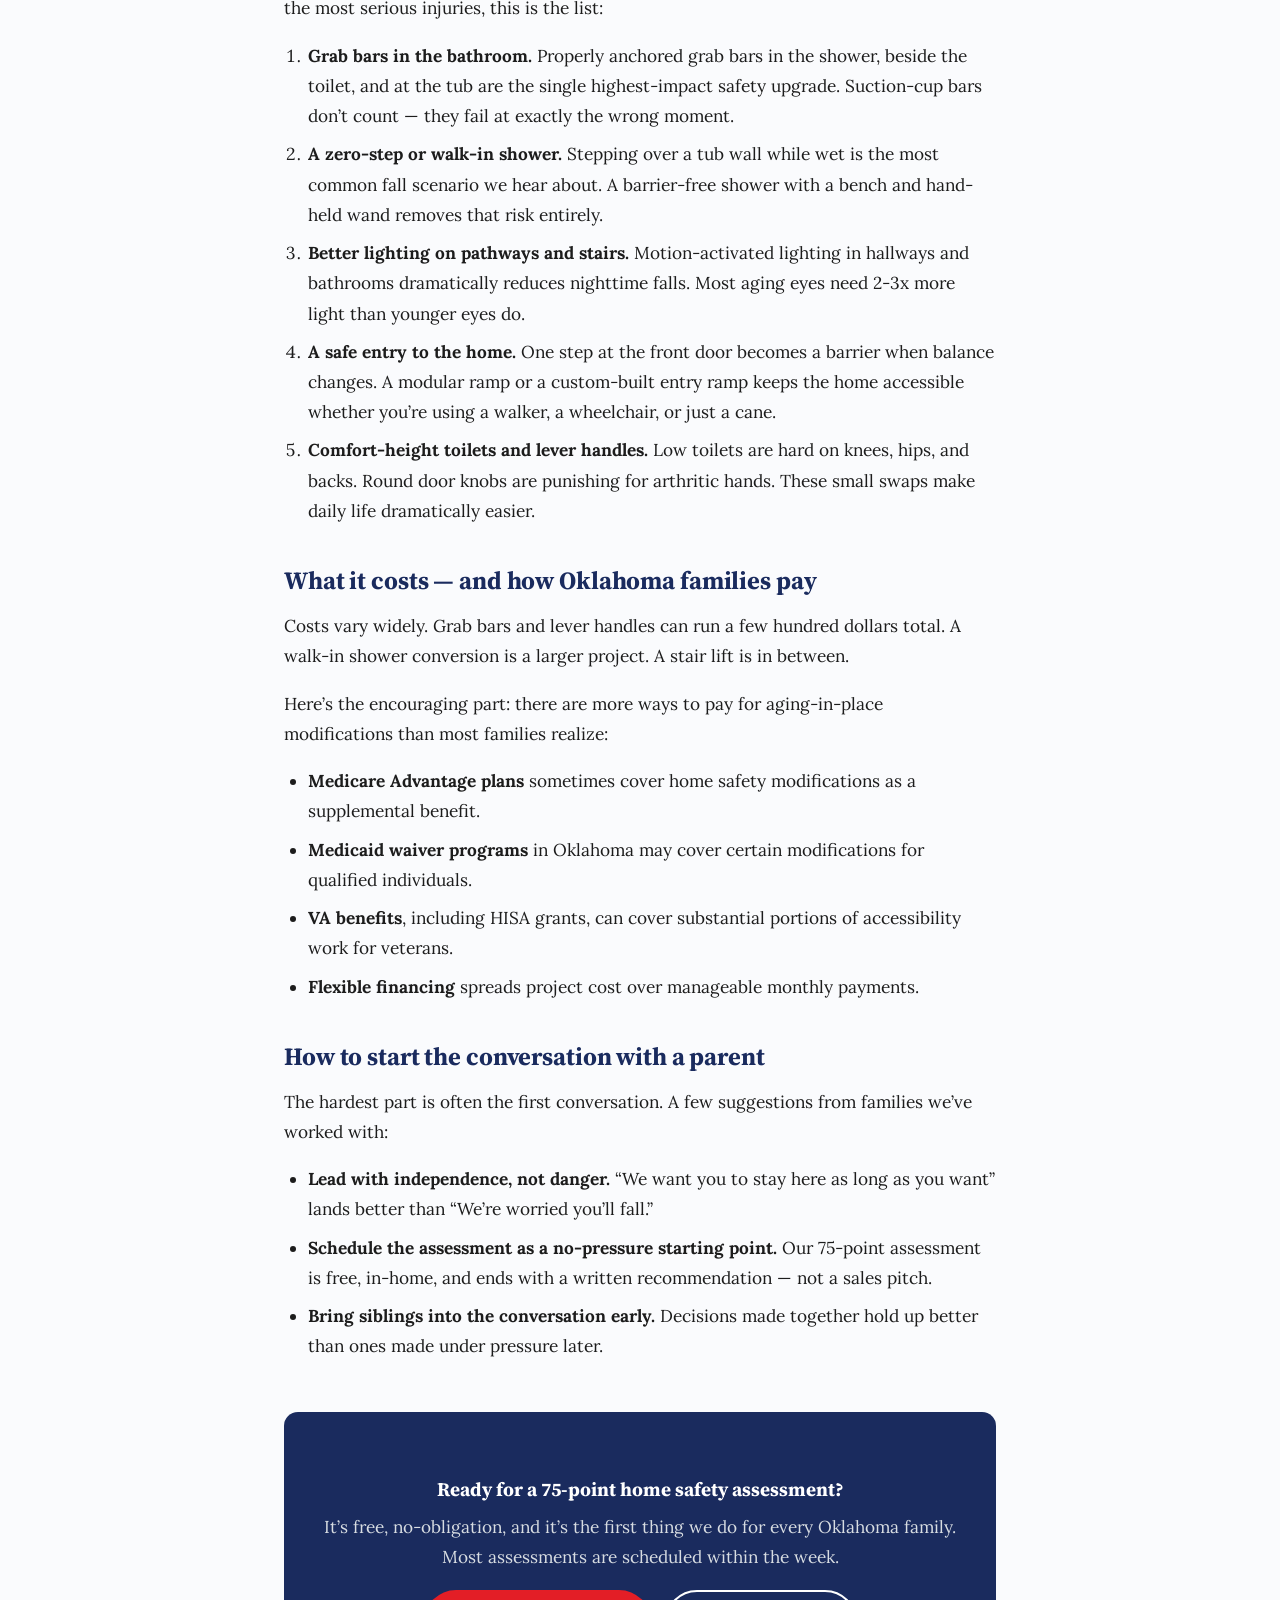
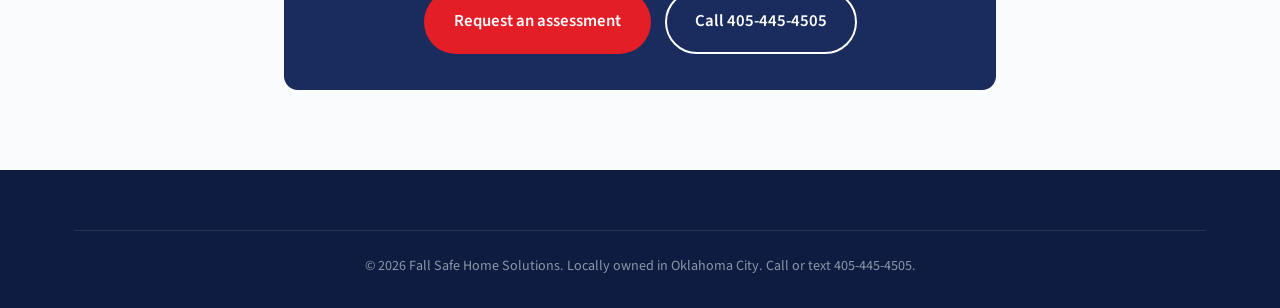
<file: blog/aging-in-place-oklahoma.html>
<!doctype html>
<html lang="en">
<head>
<meta charset="UTF-8" />
<meta name="viewport" content="width=device-width, initial-scale=1.0" />
<title>The Oklahoma Family's Guide to Aging in Place | Fall Safe Home Solutions</title>
<meta name="description" content="A practical guide for Oklahoma families on aging in place: what it costs, what modifications matter most, what Medicare covers, and how to start. Locally owned in OKC." />
<meta name="keywords" content="aging in place Oklahoma, aging in place OKC, home modifications Oklahoma, senior home safety, fall prevention Oklahoma, occupational therapist home assessment, Medicare home modifications" />
<link rel="canonical" href="https://fallsafehomesolutions.com/blog/aging-in-place-oklahoma.html" />
<!-- Favicon -->
<link rel="icon" type="image/png" sizes="32x32" href="../images/favicon-32.png" />
<link rel="icon" type="image/png" sizes="16x16" href="../images/favicon-16.png" />
<link rel="apple-touch-icon" sizes="180x180" href="../images/apple-touch-icon.png" />
<meta name="theme-color" content="#1a2b5e" />

<!-- Open Graph (Facebook, LinkedIn, iMessage previews) -->
<meta property="og:type" content="website" />
<meta property="og:site_name" content="Fall Safe Home Solutions" />
<meta property="og:title" content="The Oklahoma Family's Guide to Aging in Place | Fall Safe Home Solutions" />
<meta property="og:description" content="A practical guide for Oklahoma families on aging in place: what it costs, what modifications matter most, and how to start." />
<meta property="og:url" content="https://fallsafehomesolutions.com/blog/aging-in-place-oklahoma.html" />
<meta property="og:image" content="https://fallsafehomesolutions.com/images/og-image.jpg" />
<meta property="og:image:width" content="1200" />
<meta property="og:image:height" content="630" />
<meta property="og:image:alt" content="Fall Safe Home Solutions — Aging in Place in Oklahoma City — Call 405-445-4505" />

<!-- Twitter Card -->
<meta name="twitter:card" content="summary_large_image" />
<meta name="twitter:title" content="The Oklahoma Family's Guide to Aging in Place | Fall Safe Home Solutions" />
<meta name="twitter:description" content="A practical guide for Oklahoma families on aging in place: what it costs, what modifications matter most, and how to start." />
<meta name="twitter:image" content="https://fallsafehomesolutions.com/images/og-image.jpg" />


<script type="application/ld+json">
{
  "@context": "https://schema.org",
  "@type": "BlogPosting",
  "headline": "The Oklahoma Family's Guide to Aging in Place",
  "description": "What it really takes to keep an aging parent safely at home in Oklahoma — and the home modifications that matter most.",
  "author": {"@type": "Person", "name": "Mickey Dollens"},
  "publisher": {
    "@type": "Organization",
    "name": "Fall Safe Home Solutions",
    "telephone": "+1-405-445-4505"
  },
  "datePublished": "2026-05-06",
  "mainEntityOfPage": "https://fallsafehomesolutions.com/blog/aging-in-place-oklahoma.html"
}
</script>

<link rel="preconnect" href="https://fonts.googleapis.com" />
<link rel="preconnect" href="https://fonts.gstatic.com" crossorigin />
<link href="https://fonts.googleapis.com/css2?family=Lora:wght@400;500;600&family=Source+Sans+3:wght@400;500;600;700&family=Source+Serif+4:wght@600;700&display=swap" rel="stylesheet" />
<link rel="stylesheet" href="../styles.css" />
</head>
<body>
<a href="#main" class="skip-link">Skip to main content</a>

<header class="site-header">
  <div class="container header-inner">
    <a href="../index.html" class="logo">
      <span class="logo-mark"><img src="../images/logo-mark.png" alt="Fall Safe Home Solutions" width="48" height="48"></span>
      <span class="logo-text">Fall Safe Home Solutions<small>Aging in Place Starts Here</small></span>
    </a>
    <button class="nav-toggle" aria-label="Open menu"><span></span><span></span><span></span></button>
    <nav class="main-nav">
      <a href="../index.html">Home</a>
      <a href="../services.html">Services</a>
      <a href="../about.html">About</a>
      <a href="../blog.html" class="active">Blog</a>
      <a href="../index.html#contact">Contact</a>
    </nav>
    <a href="tel:+14054454505" class="header-phone">
      <svg viewBox="0 0 24 24" fill="none" stroke="currentColor" stroke-width="2" stroke-linecap="round" stroke-linejoin="round"><path d="M22 16.92v3a2 2 0 0 1-2.18 2 19.79 19.79 0 0 1-8.63-3.07 19.5 19.5 0 0 1-6-6A19.79 19.79 0 0 1 2.12 4.18 2 2 0 0 1 4.11 2h3a2 2 0 0 1 2 1.72c.13.96.36 1.9.7 2.81a2 2 0 0 1-.45 2.11L8.09 9.91a16 16 0 0 0 6 6l1.27-1.27a2 2 0 0 1 2.11-.45c.91.34 1.85.57 2.81.7A2 2 0 0 1 22 16.92z"/></svg>
      <span>Call</span> 405-445-4505
    </a>
  </div>
</header>

<main id="main">
<article class="article">
  <p class="meta">Aging in Place &middot; 8 min read</p>
  <h1>The Oklahoma family&rsquo;s guide to aging in place</h1>
  <p style="font-size:1.18rem;">Most older adults want the same thing: to stay in the home they raised their family in, near the people and places they love. The good news is, that&rsquo;s usually possible. The catch is that almost every home needs some modification to make it truly safe as you age &mdash; and most families don&rsquo;t know where to start.</p>
  <p>This guide is the conversation we have over kitchen tables in Oklahoma City and across the state every week. It&rsquo;s written for adult children making decisions for a parent, for couples planning ahead, and for anyone who just wants to keep their independence for as long as possible.</p>

  <h2>What &ldquo;aging in place&rdquo; really means</h2>
  <p>Aging in place means staying in your own home safely and comfortably as you grow older &mdash; instead of moving to assisted living or a nursing facility. AARP research consistently shows that the vast majority of adults over 50 prefer this option. It&rsquo;s usually less expensive than long-term care, and it preserves something care facilities can&rsquo;t replicate: continuity of community, routine, and dignity.</p>
  <p>But staying home doesn&rsquo;t happen by accident. Most homes weren&rsquo;t designed with aging in mind. Bathrooms are slick. Doorways are narrow. Stairs are steep. Lighting is dim. Aging in place works when you plan ahead and modify the home before a fall, not after.</p>

  <h2>The hard truth about falls</h2>
  <p>One in four adults 65 and older falls each year, according to the CDC. Falls are the leading cause of injury and injury death in this age group. And once an older adult falls, the odds of falling again double.</p>
  <p>The hardest part: a fall doesn&rsquo;t just hurt. It often triggers a cascade &mdash; a hip fracture, a hospital stay, a stint in rehab, and sometimes a permanent move out of the home. We&rsquo;ve seen too many Oklahoma families forced into a hurried decision about a parent&rsquo;s housing because of one preventable accident.</p>
  <blockquote>If we&rsquo;d known what to look for, we could&rsquo;ve fixed it months earlier. We just didn&rsquo;t know what we didn&rsquo;t know.</blockquote>
  <p>That&rsquo;s why we built our process around a 75-point in-home safety assessment: most fall risks are obvious once someone trained points them out, and almost invisible until they do.</p>

  <h2>The five modifications that matter most</h2>
  <p>Every home is different, but if we had to pick the five upgrades that most often prevent the most serious injuries, this is the list:</p>
  <ol>
    <li><strong>Grab bars in the bathroom.</strong> Properly anchored grab bars in the shower, beside the toilet, and at the tub are the single highest-impact safety upgrade. Suction-cup bars don&rsquo;t count &mdash; they fail at exactly the wrong moment.</li>
    <li><strong>A zero-step or walk-in shower.</strong> Stepping over a tub wall while wet is the most common fall scenario we hear about. A barrier-free shower with a bench and hand-held wand removes that risk entirely.</li>
    <li><strong>Better lighting on pathways and stairs.</strong> Motion-activated lighting in hallways and bathrooms dramatically reduces nighttime falls. Most aging eyes need 2-3x more light than younger eyes do.</li>
    <li><strong>A safe entry to the home.</strong> One step at the front door becomes a barrier when balance changes. A modular ramp or a custom-built entry ramp keeps the home accessible whether you&rsquo;re using a walker, a wheelchair, or just a cane.</li>
    <li><strong>Comfort-height toilets and lever handles.</strong> Low toilets are hard on knees, hips, and backs. Round door knobs are punishing for arthritic hands. These small swaps make daily life dramatically easier.</li>
  </ol>

  <h2>What it costs &mdash; and how Oklahoma families pay</h2>
  <p>Costs vary widely. Grab bars and lever handles can run a few hundred dollars total. A walk-in shower conversion is a larger project. A stair lift is in between.</p>
  <p>Here&rsquo;s the encouraging part: there are more ways to pay for aging-in-place modifications than most families realize:</p>
  <ul>
    <li><strong>Medicare Advantage plans</strong> sometimes cover home safety modifications as a supplemental benefit.</li>
    <li><strong>Medicaid waiver programs</strong> in Oklahoma may cover certain modifications for qualified individuals.</li>
    <li><strong>VA benefits</strong>, including HISA grants, can cover substantial portions of accessibility work for veterans.</li>
    <li><strong>Flexible financing</strong> spreads project cost over manageable monthly payments.</li>
  </ul>

  <h2>How to start the conversation with a parent</h2>
  <p>The hardest part is often the first conversation. A few suggestions from families we&rsquo;ve worked with:</p>
  <ul>
    <li><strong>Lead with independence, not danger.</strong> &ldquo;We want you to stay here as long as you want&rdquo; lands better than &ldquo;We&rsquo;re worried you&rsquo;ll fall.&rdquo;</li>
    <li><strong>Schedule the assessment as a no-pressure starting point.</strong> Our 75-point assessment is free, in-home, and ends with a written recommendation &mdash; not a sales pitch.</li>
    <li><strong>Bring siblings into the conversation early.</strong> Decisions made together hold up better than ones made under pressure later.</li>
  </ul>

  <div class="article-cta">
    <h3>Ready for a 75-point home safety assessment?</h3>
    <p>It&rsquo;s free, no-obligation, and it&rsquo;s the first thing we do for every Oklahoma family. Most assessments are scheduled within the week.</p>
    <div style="display:flex; gap:14px; justify-content:center; flex-wrap:wrap; margin-top:16px;">
      <a href="../index.html#contact" class="btn btn-primary">Request an assessment</a>
      <a href="tel:+14054454505" class="btn btn-secondary" style="border-color:#fff; color:#fff;">Call 405-445-4505</a>
    </div>
  </div>
</article>
</main>

<footer class="site-footer">
  <div class="container">
    <div class="footer-bottom">&copy; <span id="year"></span> Fall Safe Home Solutions. Locally owned in Oklahoma City. Call or text 405-445-4505.</div>
  </div>
</footer>
<script>document.getElementById('year').textContent = new Date().getFullYear();</script>
<script src="../script.js"></script>
</body>
</html>
</file>
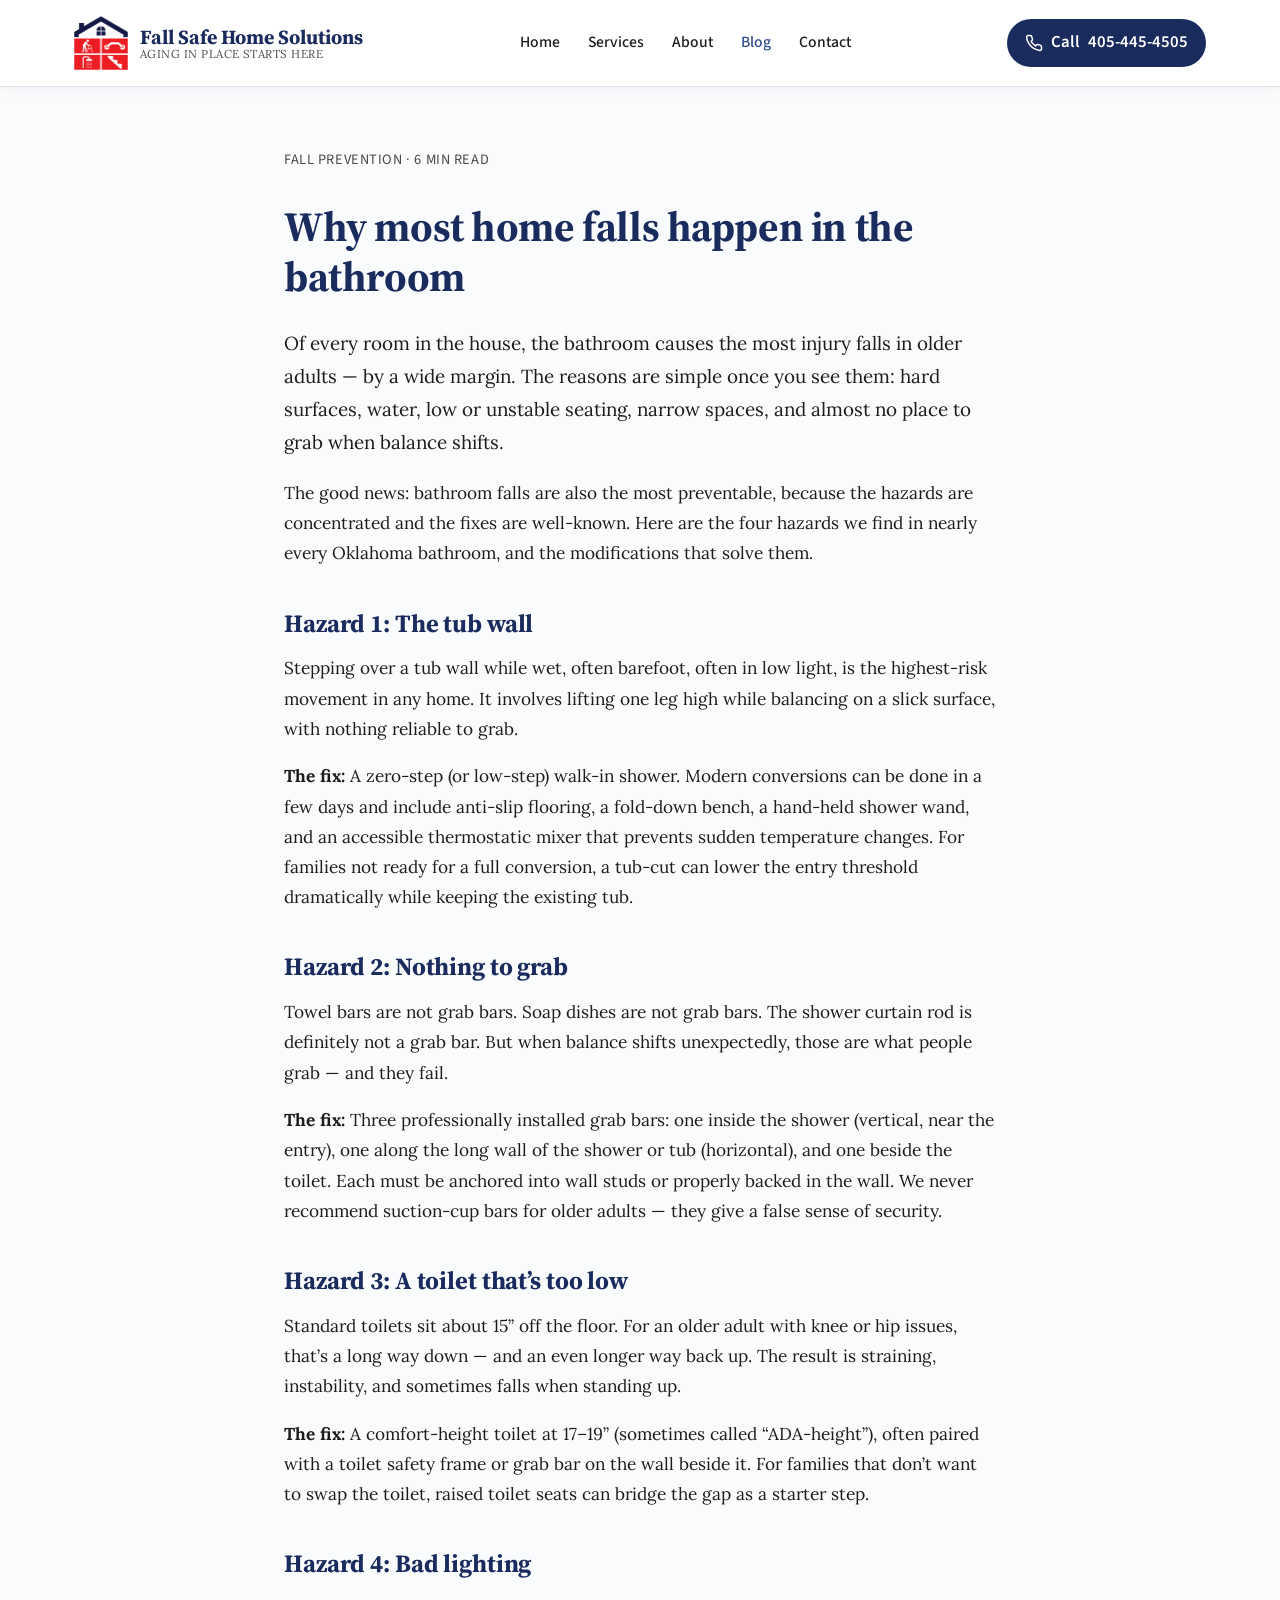
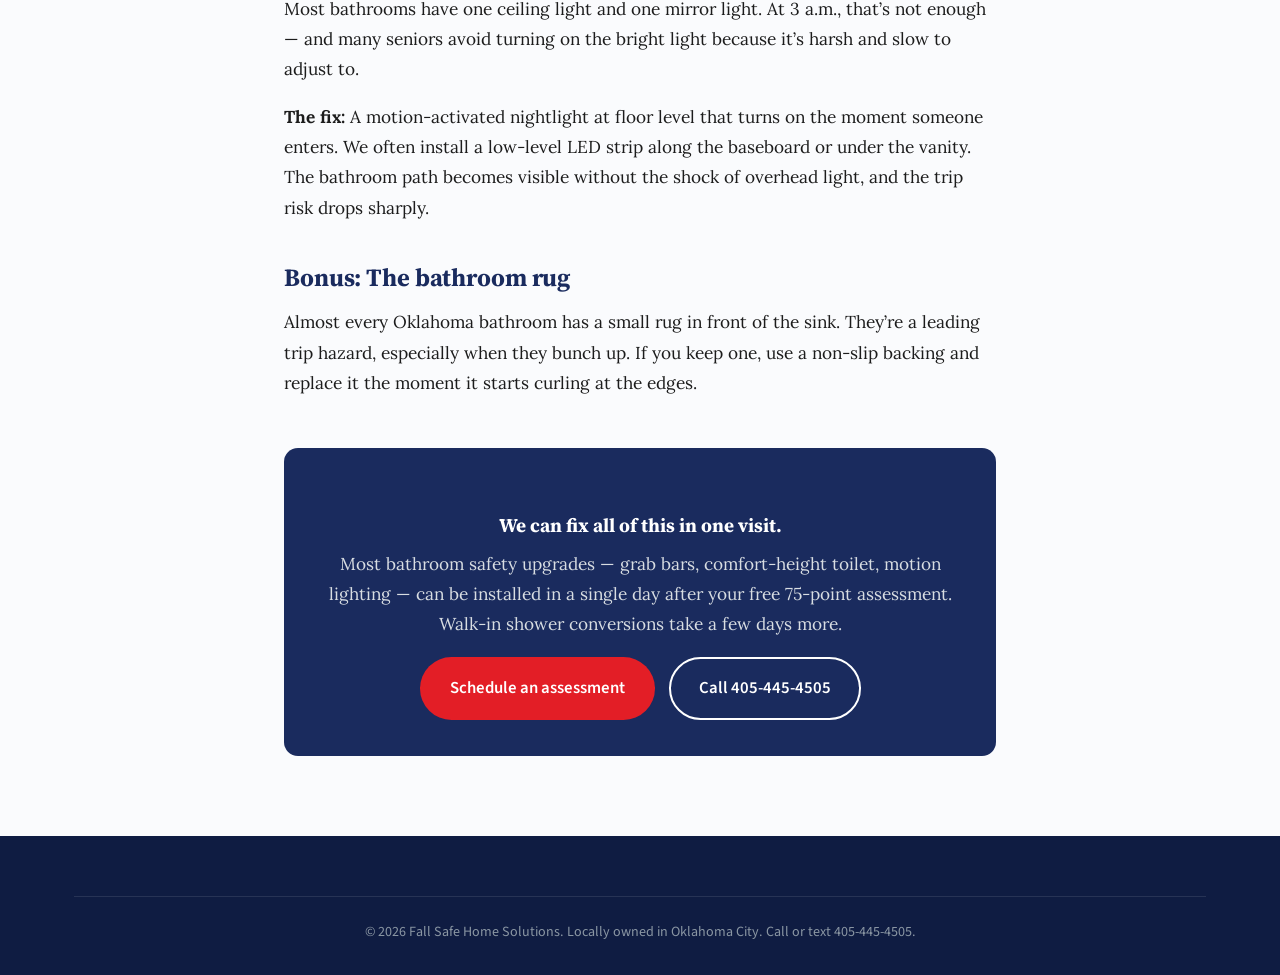
<file: blog/bathroom-fall-prevention.html>
<!doctype html>
<html lang="en">
<head>
<meta charset="UTF-8" />
<meta name="viewport" content="width=device-width, initial-scale=1.0" />
<title>Why Most Home Falls Happen in the Bathroom | Fall Safe Home Solutions OKC</title>
<meta name="description" content="Bathrooms are the highest-risk room in any home. The four hazards we find in nearly every Oklahoma bathroom — and the simple modifications that fix them. By Fall Safe Home Solutions, OKC." />
<meta name="keywords" content="bathroom fall prevention, grab bar installation Oklahoma, walk-in shower OKC, bathroom safety seniors, zero-step shower, prevent falls in bathroom" />
<link rel="canonical" href="https://fallsafehomesolutions.com/blog/bathroom-fall-prevention.html" />
<!-- Favicon -->
<link rel="icon" type="image/png" sizes="32x32" href="../images/favicon-32.png" />
<link rel="icon" type="image/png" sizes="16x16" href="../images/favicon-16.png" />
<link rel="apple-touch-icon" sizes="180x180" href="../images/apple-touch-icon.png" />
<meta name="theme-color" content="#1a2b5e" />

<!-- Open Graph (Facebook, LinkedIn, iMessage previews) -->
<meta property="og:type" content="website" />
<meta property="og:site_name" content="Fall Safe Home Solutions" />
<meta property="og:title" content="Why Most Home Falls Happen in the Bathroom | Fall Safe Home Solutions" />
<meta property="og:description" content="Bathrooms cause the most injury falls in older adults. The four hazards we find in nearly every Oklahoma bathroom — and the fixes." />
<meta property="og:url" content="https://fallsafehomesolutions.com/blog/bathroom-fall-prevention.html" />
<meta property="og:image" content="https://fallsafehomesolutions.com/images/og-image.jpg" />
<meta property="og:image:width" content="1200" />
<meta property="og:image:height" content="630" />
<meta property="og:image:alt" content="Fall Safe Home Solutions — Aging in Place in Oklahoma City — Call 405-445-4505" />

<!-- Twitter Card -->
<meta name="twitter:card" content="summary_large_image" />
<meta name="twitter:title" content="Why Most Home Falls Happen in the Bathroom | Fall Safe Home Solutions" />
<meta name="twitter:description" content="Bathrooms cause the most injury falls in older adults. The four hazards we find in nearly every Oklahoma bathroom — and the fixes." />
<meta name="twitter:image" content="https://fallsafehomesolutions.com/images/og-image.jpg" />


<script type="application/ld+json">
{
  "@context": "https://schema.org",
  "@type": "BlogPosting",
  "headline": "Why Most Home Falls Happen in the Bathroom",
  "description": "The four bathroom hazards we find in nearly every home and the simple upgrades that fix them.",
  "author": {"@type": "Person", "name": "Mickey Dollens"},
  "publisher": {"@type": "Organization", "name": "Fall Safe Home Solutions", "telephone": "+1-405-445-4505"},
  "datePublished": "2026-05-06",
  "mainEntityOfPage": "https://fallsafehomesolutions.com/blog/bathroom-fall-prevention.html"
}
</script>

<link rel="preconnect" href="https://fonts.googleapis.com" />
<link rel="preconnect" href="https://fonts.gstatic.com" crossorigin />
<link href="https://fonts.googleapis.com/css2?family=Lora:wght@400;500;600&family=Source+Sans+3:wght@400;500;600;700&family=Source+Serif+4:wght@600;700&display=swap" rel="stylesheet" />
<link rel="stylesheet" href="../styles.css" />
</head>
<body>
<a href="#main" class="skip-link">Skip to main content</a>

<header class="site-header">
  <div class="container header-inner">
    <a href="../index.html" class="logo">
      <span class="logo-mark"><img src="../images/logo-mark.png" alt="Fall Safe Home Solutions" width="48" height="48"></span>
      <span class="logo-text">Fall Safe Home Solutions<small>Aging in Place Starts Here</small></span>
    </a>
    <button class="nav-toggle" aria-label="Open menu"><span></span><span></span><span></span></button>
    <nav class="main-nav">
      <a href="../index.html">Home</a>
      <a href="../services.html">Services</a>
      <a href="../about.html">About</a>
      <a href="../blog.html" class="active">Blog</a>
      <a href="../index.html#contact">Contact</a>
    </nav>
    <a href="tel:+14054454505" class="header-phone">
      <svg viewBox="0 0 24 24" fill="none" stroke="currentColor" stroke-width="2" stroke-linecap="round" stroke-linejoin="round"><path d="M22 16.92v3a2 2 0 0 1-2.18 2 19.79 19.79 0 0 1-8.63-3.07 19.5 19.5 0 0 1-6-6A19.79 19.79 0 0 1 2.12 4.18 2 2 0 0 1 4.11 2h3a2 2 0 0 1 2 1.72c.13.96.36 1.9.7 2.81a2 2 0 0 1-.45 2.11L8.09 9.91a16 16 0 0 0 6 6l1.27-1.27a2 2 0 0 1 2.11-.45c.91.34 1.85.57 2.81.7A2 2 0 0 1 22 16.92z"/></svg>
      <span>Call</span> 405-445-4505
    </a>
  </div>
</header>

<main id="main">
<article class="article">
  <p class="meta">Fall Prevention &middot; 6 min read</p>
  <h1>Why most home falls happen in the bathroom</h1>
  <p style="font-size:1.18rem;">Of every room in the house, the bathroom causes the most injury falls in older adults &mdash; by a wide margin. The reasons are simple once you see them: hard surfaces, water, low or unstable seating, narrow spaces, and almost no place to grab when balance shifts.</p>
  <p>The good news: bathroom falls are also the most preventable, because the hazards are concentrated and the fixes are well-known. Here are the four hazards we find in nearly every Oklahoma bathroom, and the modifications that solve them.</p>

  <h2>Hazard 1: The tub wall</h2>
  <p>Stepping over a tub wall while wet, often barefoot, often in low light, is the highest-risk movement in any home. It involves lifting one leg high while balancing on a slick surface, with nothing reliable to grab.</p>
  <p><strong>The fix:</strong> A zero-step (or low-step) walk-in shower. Modern conversions can be done in a few days and include anti-slip flooring, a fold-down bench, a hand-held shower wand, and an accessible thermostatic mixer that prevents sudden temperature changes. For families not ready for a full conversion, a tub-cut can lower the entry threshold dramatically while keeping the existing tub.</p>

  <h2>Hazard 2: Nothing to grab</h2>
  <p>Towel bars are not grab bars. Soap dishes are not grab bars. The shower curtain rod is definitely not a grab bar. But when balance shifts unexpectedly, those are what people grab &mdash; and they fail.</p>
  <p><strong>The fix:</strong> Three professionally installed grab bars: one inside the shower (vertical, near the entry), one along the long wall of the shower or tub (horizontal), and one beside the toilet. Each must be anchored into wall studs or properly backed in the wall. We never recommend suction-cup bars for older adults &mdash; they give a false sense of security.</p>

  <h2>Hazard 3: A toilet that&rsquo;s too low</h2>
  <p>Standard toilets sit about 15&rdquo; off the floor. For an older adult with knee or hip issues, that&rsquo;s a long way down &mdash; and an even longer way back up. The result is straining, instability, and sometimes falls when standing up.</p>
  <p><strong>The fix:</strong> A comfort-height toilet at 17&ndash;19&rdquo; (sometimes called &ldquo;ADA-height&rdquo;), often paired with a toilet safety frame or grab bar on the wall beside it. For families that don&rsquo;t want to swap the toilet, raised toilet seats can bridge the gap as a starter step.</p>

  <h2>Hazard 4: Bad lighting</h2>
  <p>Most bathrooms have one ceiling light and one mirror light. At 3 a.m., that&rsquo;s not enough &mdash; and many seniors avoid turning on the bright light because it&rsquo;s harsh and slow to adjust to.</p>
  <p><strong>The fix:</strong> A motion-activated nightlight at floor level that turns on the moment someone enters. We often install a low-level LED strip along the baseboard or under the vanity. The bathroom path becomes visible without the shock of overhead light, and the trip risk drops sharply.</p>

  <h2>Bonus: The bathroom rug</h2>
  <p>Almost every Oklahoma bathroom has a small rug in front of the sink. They&rsquo;re a leading trip hazard, especially when they bunch up. If you keep one, use a non-slip backing and replace it the moment it starts curling at the edges.</p>

  <div class="article-cta">
    <h3>We can fix all of this in one visit.</h3>
    <p>Most bathroom safety upgrades &mdash; grab bars, comfort-height toilet, motion lighting &mdash; can be installed in a single day after your free 75-point assessment. Walk-in shower conversions take a few days more.</p>
    <div style="display:flex; gap:14px; justify-content:center; flex-wrap:wrap; margin-top:16px;">
      <a href="../index.html#contact" class="btn btn-primary">Schedule an assessment</a>
      <a href="tel:+14054454505" class="btn btn-secondary" style="border-color:#fff; color:#fff;">Call 405-445-4505</a>
    </div>
  </div>
</article>
</main>

<footer class="site-footer">
  <div class="container">
    <div class="footer-bottom">&copy; <span id="year"></span> Fall Safe Home Solutions. Locally owned in Oklahoma City. Call or text 405-445-4505.</div>
  </div>
</footer>
<script>document.getElementById('year').textContent = new Date().getFullYear();</script>
<script src="../script.js"></script>
</body>
</html>
</file>
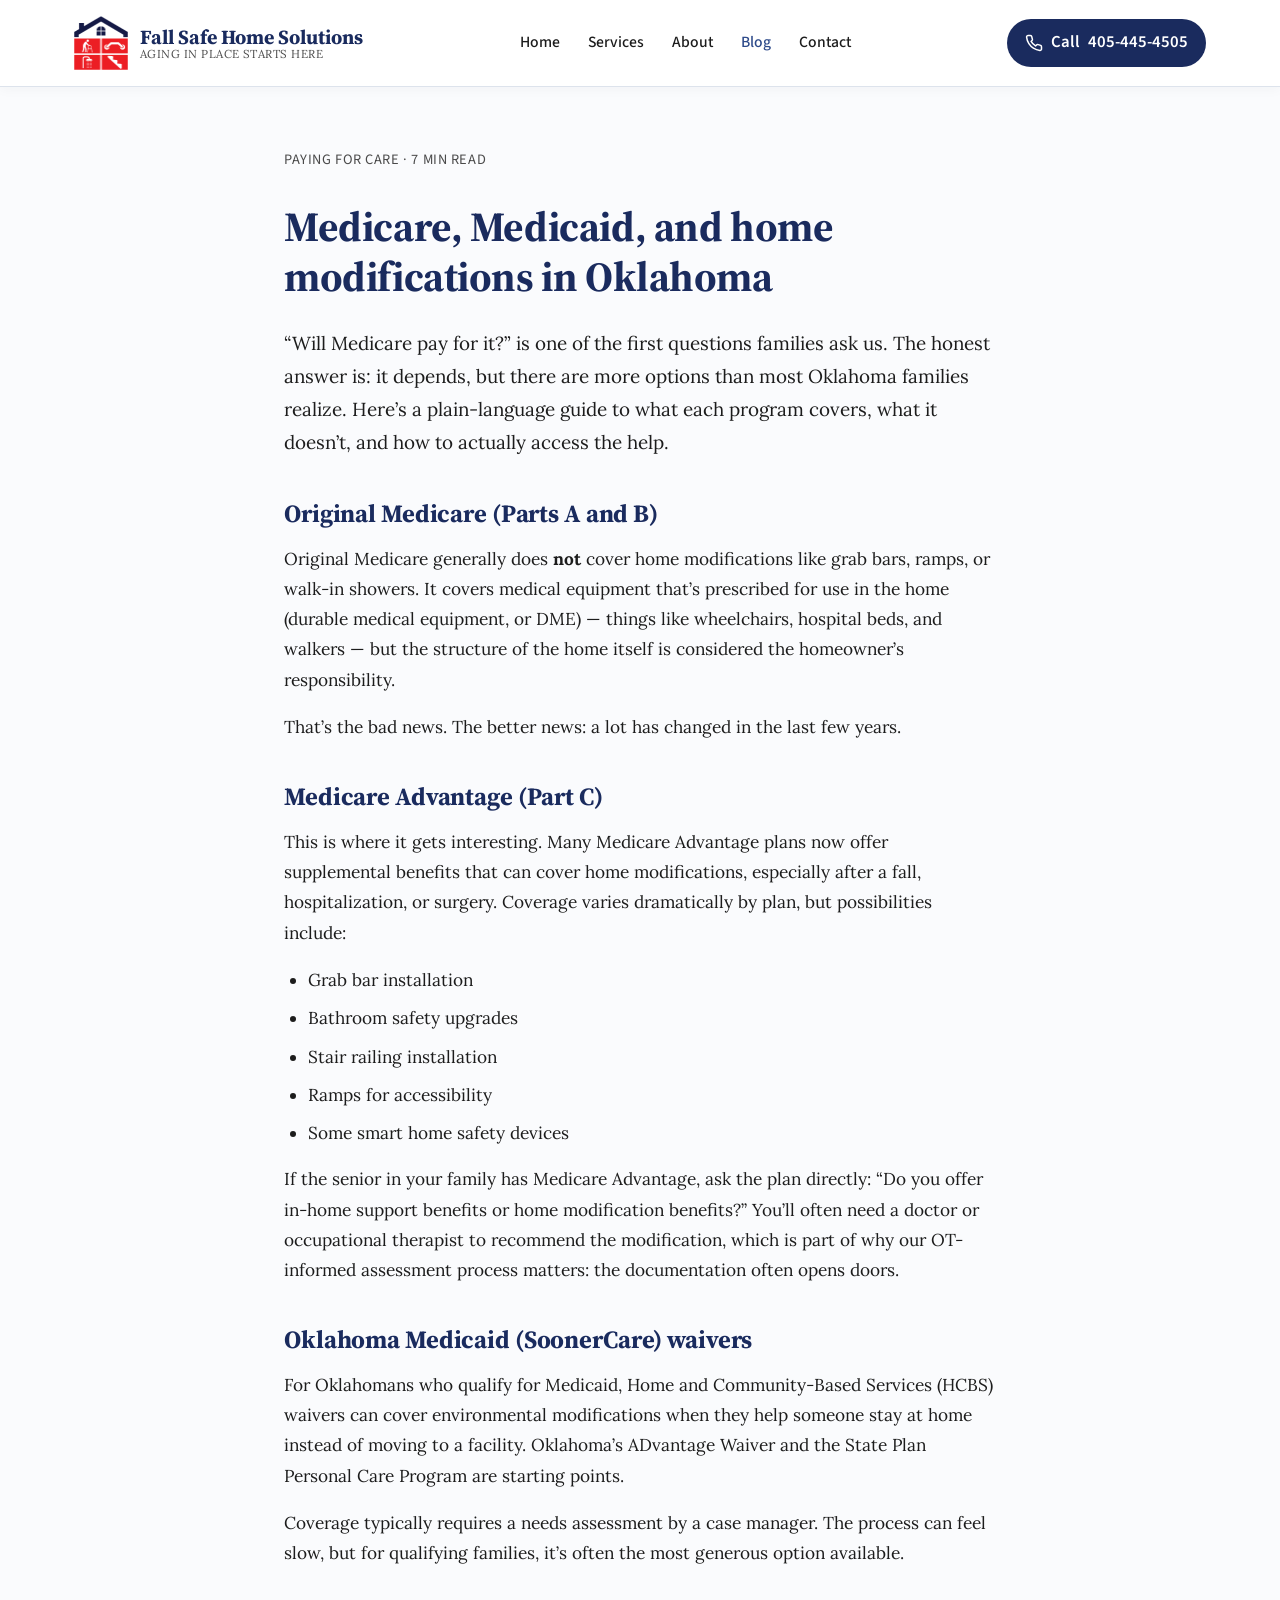
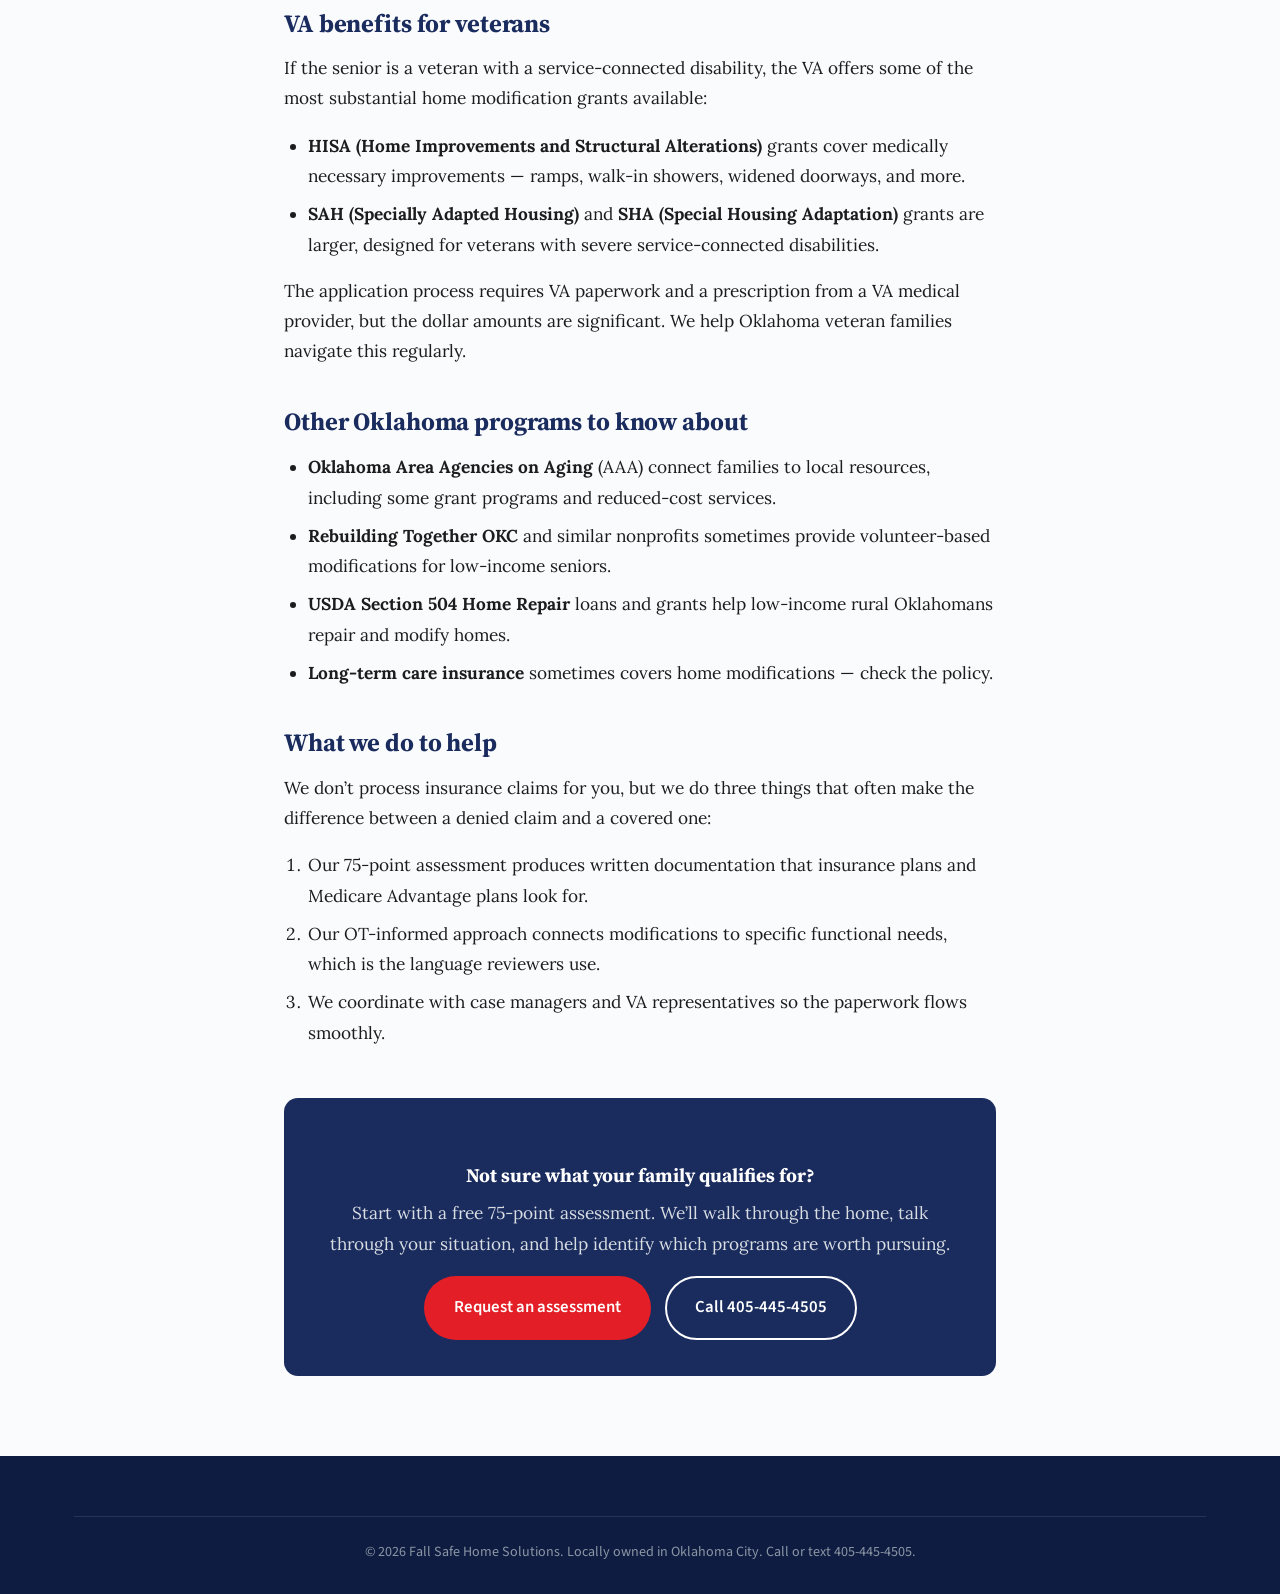
<file: blog/medicare-home-modifications.html>
<!doctype html>
<html lang="en">
<head>
<meta charset="UTF-8" />
<meta name="viewport" content="width=device-width, initial-scale=1.0" />
<title>Medicare, Medicaid & Home Modifications in Oklahoma | Fall Safe Home Solutions</title>
<meta name="description" content="What Medicare, Medicare Advantage, Medicaid waivers, and VA HISA grants in Oklahoma will cover for aging-in-place home modifications — and how to apply." />
<meta name="keywords" content="Medicare home modifications Oklahoma, Medicaid waiver Oklahoma, VA HISA grant, aging in place financing, home accessibility grants Oklahoma" />
<link rel="canonical" href="https://fallsafehomesolutions.com/blog/medicare-home-modifications.html" />
<!-- Favicon -->
<link rel="icon" type="image/png" sizes="32x32" href="../images/favicon-32.png" />
<link rel="icon" type="image/png" sizes="16x16" href="../images/favicon-16.png" />
<link rel="apple-touch-icon" sizes="180x180" href="../images/apple-touch-icon.png" />
<meta name="theme-color" content="#1a2b5e" />

<!-- Open Graph (Facebook, LinkedIn, iMessage previews) -->
<meta property="og:type" content="website" />
<meta property="og:site_name" content="Fall Safe Home Solutions" />
<meta property="og:title" content="Medicare, Medicaid & Home Modifications in Oklahoma" />
<meta property="og:description" content="What Medicare, Medicaid waivers, and VA HISA grants in Oklahoma cover for aging-in-place upgrades." />
<meta property="og:url" content="https://fallsafehomesolutions.com/blog/medicare-home-modifications.html" />
<meta property="og:image" content="https://fallsafehomesolutions.com/images/og-image.jpg" />
<meta property="og:image:width" content="1200" />
<meta property="og:image:height" content="630" />
<meta property="og:image:alt" content="Fall Safe Home Solutions — Aging in Place in Oklahoma City — Call 405-445-4505" />

<!-- Twitter Card -->
<meta name="twitter:card" content="summary_large_image" />
<meta name="twitter:title" content="Medicare, Medicaid & Home Modifications in Oklahoma" />
<meta name="twitter:description" content="What Medicare, Medicaid waivers, and VA HISA grants in Oklahoma cover for aging-in-place upgrades." />
<meta name="twitter:image" content="https://fallsafehomesolutions.com/images/og-image.jpg" />


<script type="application/ld+json">
{
  "@context": "https://schema.org",
  "@type": "BlogPosting",
  "headline": "Medicare, Medicaid, and Home Modifications in Oklahoma",
  "description": "What programs can help cover aging-in-place upgrades in Oklahoma — and how to apply.",
  "author": {"@type": "Person", "name": "Mickey Dollens"},
  "publisher": {"@type": "Organization", "name": "Fall Safe Home Solutions", "telephone": "+1-405-445-4505"},
  "datePublished": "2026-05-06",
  "mainEntityOfPage": "https://fallsafehomesolutions.com/blog/medicare-home-modifications.html"
}
</script>

<link rel="preconnect" href="https://fonts.googleapis.com" />
<link rel="preconnect" href="https://fonts.gstatic.com" crossorigin />
<link href="https://fonts.googleapis.com/css2?family=Lora:wght@400;500;600&family=Source+Sans+3:wght@400;500;600;700&family=Source+Serif+4:wght@600;700&display=swap" rel="stylesheet" />
<link rel="stylesheet" href="../styles.css" />
</head>
<body>
<a href="#main" class="skip-link">Skip to main content</a>

<header class="site-header">
  <div class="container header-inner">
    <a href="../index.html" class="logo">
      <span class="logo-mark"><img src="../images/logo-mark.png" alt="Fall Safe Home Solutions" width="48" height="48"></span>
      <span class="logo-text">Fall Safe Home Solutions<small>Aging in Place Starts Here</small></span>
    </a>
    <button class="nav-toggle" aria-label="Open menu"><span></span><span></span><span></span></button>
    <nav class="main-nav">
      <a href="../index.html">Home</a>
      <a href="../services.html">Services</a>
      <a href="../about.html">About</a>
      <a href="../blog.html" class="active">Blog</a>
      <a href="../index.html#contact">Contact</a>
    </nav>
    <a href="tel:+14054454505" class="header-phone">
      <svg viewBox="0 0 24 24" fill="none" stroke="currentColor" stroke-width="2" stroke-linecap="round" stroke-linejoin="round"><path d="M22 16.92v3a2 2 0 0 1-2.18 2 19.79 19.79 0 0 1-8.63-3.07 19.5 19.5 0 0 1-6-6A19.79 19.79 0 0 1 2.12 4.18 2 2 0 0 1 4.11 2h3a2 2 0 0 1 2 1.72c.13.96.36 1.9.7 2.81a2 2 0 0 1-.45 2.11L8.09 9.91a16 16 0 0 0 6 6l1.27-1.27a2 2 0 0 1 2.11-.45c.91.34 1.85.57 2.81.7A2 2 0 0 1 22 16.92z"/></svg>
      <span>Call</span> 405-445-4505
    </a>
  </div>
</header>

<main id="main">
<article class="article">
  <p class="meta">Paying for Care &middot; 7 min read</p>
  <h1>Medicare, Medicaid, and home modifications in Oklahoma</h1>
  <p style="font-size:1.18rem;">&ldquo;Will Medicare pay for it?&rdquo; is one of the first questions families ask us. The honest answer is: it depends, but there are more options than most Oklahoma families realize. Here&rsquo;s a plain-language guide to what each program covers, what it doesn&rsquo;t, and how to actually access the help.</p>

  <h2>Original Medicare (Parts A and B)</h2>
  <p>Original Medicare generally does <strong>not</strong> cover home modifications like grab bars, ramps, or walk-in showers. It covers medical equipment that&rsquo;s prescribed for use in the home (durable medical equipment, or DME) &mdash; things like wheelchairs, hospital beds, and walkers &mdash; but the structure of the home itself is considered the homeowner&rsquo;s responsibility.</p>
  <p>That&rsquo;s the bad news. The better news: a lot has changed in the last few years.</p>

  <h2>Medicare Advantage (Part C)</h2>
  <p>This is where it gets interesting. Many Medicare Advantage plans now offer supplemental benefits that can cover home modifications, especially after a fall, hospitalization, or surgery. Coverage varies dramatically by plan, but possibilities include:</p>
  <ul>
    <li>Grab bar installation</li>
    <li>Bathroom safety upgrades</li>
    <li>Stair railing installation</li>
    <li>Ramps for accessibility</li>
    <li>Some smart home safety devices</li>
  </ul>
  <p>If the senior in your family has Medicare Advantage, ask the plan directly: &ldquo;Do you offer in-home support benefits or home modification benefits?&rdquo; You&rsquo;ll often need a doctor or occupational therapist to recommend the modification, which is part of why our OT-informed assessment process matters: the documentation often opens doors.</p>

  <h2>Oklahoma Medicaid (SoonerCare) waivers</h2>
  <p>For Oklahomans who qualify for Medicaid, Home and Community-Based Services (HCBS) waivers can cover environmental modifications when they help someone stay at home instead of moving to a facility. Oklahoma&rsquo;s ADvantage Waiver and the State Plan Personal Care Program are starting points.</p>
  <p>Coverage typically requires a needs assessment by a case manager. The process can feel slow, but for qualifying families, it&rsquo;s often the most generous option available.</p>

  <h2>VA benefits for veterans</h2>
  <p>If the senior is a veteran with a service-connected disability, the VA offers some of the most substantial home modification grants available:</p>
  <ul>
    <li><strong>HISA (Home Improvements and Structural Alterations)</strong> grants cover medically necessary improvements &mdash; ramps, walk-in showers, widened doorways, and more.</li>
    <li><strong>SAH (Specially Adapted Housing)</strong> and <strong>SHA (Special Housing Adaptation)</strong> grants are larger, designed for veterans with severe service-connected disabilities.</li>
  </ul>
  <p>The application process requires VA paperwork and a prescription from a VA medical provider, but the dollar amounts are significant. We help Oklahoma veteran families navigate this regularly.</p>

  <h2>Other Oklahoma programs to know about</h2>
  <ul>
    <li><strong>Oklahoma Area Agencies on Aging</strong> (AAA) connect families to local resources, including some grant programs and reduced-cost services.</li>
    <li><strong>Rebuilding Together OKC</strong> and similar nonprofits sometimes provide volunteer-based modifications for low-income seniors.</li>
    <li><strong>USDA Section 504 Home Repair</strong> loans and grants help low-income rural Oklahomans repair and modify homes.</li>
    <li><strong>Long-term care insurance</strong> sometimes covers home modifications &mdash; check the policy.</li>
  </ul>

  <h2>What we do to help</h2>
  <p>We don&rsquo;t process insurance claims for you, but we do three things that often make the difference between a denied claim and a covered one:</p>
  <ol>
    <li>Our 75-point assessment produces written documentation that insurance plans and Medicare Advantage plans look for.</li>
    <li>Our OT-informed approach connects modifications to specific functional needs, which is the language reviewers use.</li>
    <li>We coordinate with case managers and VA representatives so the paperwork flows smoothly.</li>
  </ol>

  <div class="article-cta">
    <h3>Not sure what your family qualifies for?</h3>
    <p>Start with a free 75-point assessment. We&rsquo;ll walk through the home, talk through your situation, and help identify which programs are worth pursuing.</p>
    <div style="display:flex; gap:14px; justify-content:center; flex-wrap:wrap; margin-top:16px;">
      <a href="../index.html#contact" class="btn btn-primary">Request an assessment</a>
      <a href="tel:+14054454505" class="btn btn-secondary" style="border-color:#fff; color:#fff;">Call 405-445-4505</a>
    </div>
  </div>
</article>
</main>

<footer class="site-footer">
  <div class="container">
    <div class="footer-bottom">&copy; <span id="year"></span> Fall Safe Home Solutions. Locally owned in Oklahoma City. Call or text 405-445-4505.</div>
  </div>
</footer>
<script>document.getElementById('year').textContent = new Date().getFullYear();</script>
<script src="../script.js"></script>
</body>
</html>
</file>
<file: styles.css>
/* Fall Safe Home Solutions — Stylesheet
   Color palette designed for older-adult audience: high contrast, warm,
   accessible. Body type is sized up for readability. */

:root {
  --navy: #1a2b5e;
  --navy-dark: #0f1c42;
  --teal: #2d4a8a;
  --red: #e31e26;
  --red-dark: #b3151c;
  --red-light: #ff3a42;
  --cream: #ffffff;
  --sand: #f3f5fa;
  --ink: #1c1c1c;
  --ink-soft: #4a4a4a;
  --line: #dde3ec;
  --green: #2e7d32;
  --shadow: 0 8px 30px rgba(26, 43, 94, 0.10);
  --radius: 14px;
}

* { box-sizing: border-box; }

html { scroll-behavior: smooth; }

[id] { scroll-margin-top: 90px; }
.anchor-stub { display: block; height: 0; visibility: hidden; }

body {
  margin: 0;
  font-family: "Lora", Georgia, "Times New Roman", serif;
  font-size: 18px;
  line-height: 1.65;
  color: var(--ink);
  background: #fafbfd;
  -webkit-font-smoothing: antialiased;
}

h1, h2, h3, h4 {
  font-family: "Source Serif 4", "Lora", Georgia, serif;
  font-weight: 700;
  color: var(--navy);
  line-height: 1.2;
  margin: 0 0 0.6em;
}

h1 { font-size: clamp(2rem, 4.4vw, 3.4rem); letter-spacing: -0.01em; }
h2 { font-size: clamp(1.6rem, 3vw, 2.3rem); letter-spacing: -0.005em; }
h3 { font-size: 1.35rem; }

p { margin: 0 0 1em; color: var(--ink-soft); }

a { color: var(--teal); text-decoration: none; }
a:hover { text-decoration: underline; }

img { max-width: 100%; display: block; }

.container {
  width: 100%;
  max-width: 1180px;
  margin: 0 auto;
  padding: 0 24px;
}

/* ========== HEADER ========== */
.site-header {
  background: var(--cream);
  border-bottom: 1px solid var(--line);
  position: sticky;
  top: 0;
  z-index: 100;
  box-shadow: 0 2px 12px rgba(20, 40, 58, 0.04);
}

.header-inner {
  display: flex;
  align-items: center;
  justify-content: space-between;
  padding-top: 16px;
  padding-bottom: 16px;
  gap: 24px;
}

.logo {
  display: flex;
  align-items: center;
  gap: 12px;
  font-family: "Source Serif 4", serif;
  font-weight: 700;
  font-size: 1.25rem;
  color: var(--navy);
  text-decoration: none;
  line-height: 1.1;
}
.logo:hover { text-decoration: none; }

.logo-mark {
  width: 54px;
  height: 54px;
  display: grid;
  place-items: center;
  flex-shrink: 0;
}
.logo-mark svg,
.logo-mark img {
  width: 54px;
  height: 54px;
  display: block;
  object-fit: contain;
}

.logo-text small {
  display: block;
  font-family: "Lora", serif;
  font-size: 0.72rem;
  font-weight: 400;
  color: var(--ink-soft);
  letter-spacing: 0.04em;
  text-transform: uppercase;
}

.main-nav {
  display: flex;
  align-items: center;
  gap: 28px;
}

.main-nav a {
  font-family: "Source Sans 3", "Source Sans Pro", system-ui, sans-serif;
  font-size: 0.98rem;
  color: var(--ink);
  font-weight: 500;
}
.main-nav a:hover { color: var(--teal); text-decoration: none; }
.main-nav a.active { color: var(--teal); }

.header-phone {
  display: inline-flex;
  align-items: center;
  gap: 8px;
  background: var(--navy);
  color: #fff !important;
  padding: 10px 18px;
  border-radius: 999px;
  font-weight: 600;
  font-family: "Source Sans 3", system-ui, sans-serif;
  font-size: 1.05rem;
  white-space: nowrap;
}
.header-phone:hover { background: var(--teal); text-decoration: none; }
.header-phone svg { width: 18px; height: 18px; }

.nav-toggle {
  display: none;
  background: none;
  border: none;
  cursor: pointer;
  padding: 8px;
}
.nav-toggle span {
  display: block;
  width: 26px;
  height: 3px;
  background: var(--navy);
  margin: 5px 0;
  border-radius: 2px;
  transition: 0.2s;
}

/* ========== HERO ========== */
.hero {
  background: linear-gradient(135deg, var(--sand) 0%, var(--cream) 100%);
  padding: 80px 0 90px;
  position: relative;
  overflow: hidden;
}

.hero-grid {
  display: grid;
  grid-template-columns: 1.1fr 0.9fr;
  gap: 60px;
  align-items: center;
}

.hero-eyebrow {
  display: inline-block;
  font-family: "Source Sans 3", system-ui, sans-serif;
  font-size: 0.85rem;
  letter-spacing: 0.14em;
  text-transform: uppercase;
  color: var(--red);
  font-weight: 600;
  margin-bottom: 16px;
}

.hero h1 {
  margin-bottom: 18px;
}

.hero-lede {
  font-size: 1.18rem;
  color: var(--ink-soft);
  margin-bottom: 32px;
  max-width: 560px;
}

.hero-cta {
  display: flex;
  flex-wrap: wrap;
  gap: 14px;
  margin-bottom: 28px;
}

.btn {
  display: inline-flex;
  align-items: center;
  justify-content: center;
  gap: 10px;
  padding: 16px 28px;
  border-radius: 999px;
  font-family: "Source Sans 3", system-ui, sans-serif;
  font-weight: 600;
  font-size: 1.05rem;
  border: 2px solid transparent;
  cursor: pointer;
  transition: 0.2s;
  text-decoration: none;
}

.btn-primary {
  background: var(--red);
  color: #fff;
}
.btn-primary:hover { background: var(--red-dark); text-decoration: none; }

.btn-secondary {
  background: transparent;
  color: var(--navy);
  border-color: var(--navy);
}
.btn-secondary:hover { background: var(--navy); color: #fff; text-decoration: none; }

.btn-large { padding: 18px 36px; font-size: 1.1rem; }

.hero-trust {
  display: flex;
  flex-wrap: wrap;
  gap: 24px;
  font-family: "Source Sans 3", system-ui, sans-serif;
  font-size: 0.95rem;
  color: var(--ink-soft);
}
.hero-trust span {
  display: inline-flex;
  align-items: center;
  gap: 8px;
}
.hero-trust svg { width: 18px; height: 18px; color: var(--green); }

.hero-image {
  position: relative;
  border-radius: var(--radius);
  overflow: hidden;
  box-shadow: var(--shadow);
  aspect-ratio: 4/5;
}
.hero-image img { width: 100%; height: 100%; object-fit: cover; }

.hero-badge {
  position: absolute;
  bottom: 20px;
  left: 20px;
  background: var(--cream);
  padding: 14px 20px;
  border-radius: 12px;
  box-shadow: var(--shadow);
  font-family: "Source Sans 3", system-ui, sans-serif;
}
.hero-badge strong { display: block; font-size: 1.5rem; color: var(--navy); }
.hero-badge span { font-size: 0.85rem; color: var(--ink-soft); }

.hero-figure {
  margin: 0;
  display: flex;
  flex-direction: column;
  gap: 18px;
}
.hero-caption {
  background: var(--cream);
  padding: 18px 24px;
  border-radius: 12px;
  box-shadow: var(--shadow);
  font-family: "Source Sans 3", system-ui, sans-serif;
  text-align: center;
  border: 1px solid var(--line);
}
.hero-caption strong {
  display: block;
  font-size: 1.5rem;
  color: var(--navy);
  font-family: "Source Serif 4", serif;
}
.hero-caption span {
  font-size: 0.95rem;
  color: var(--ink-soft);
}

/* ========== TRUST BAR ========== */
.trust-bar {
  background: var(--navy);
  color: #fff;
  padding: 26px 0;
}
.trust-bar-inner {
  display: grid;
  grid-template-columns: repeat(4, 1fr);
  gap: 30px;
  text-align: center;
}
.trust-item {
  font-family: "Source Sans 3", system-ui, sans-serif;
  font-size: 0.95rem;
  display: flex;
  align-items: center;
  justify-content: center;
  gap: 10px;
}
.trust-item svg { width: 22px; height: 22px; color: var(--red-light); }
.trust-item strong { color: #fff; }

/* ========== SECTIONS ========== */
section { padding: 80px 0; }
section.tight { padding: 60px 0; }

.section-eyebrow {
  display: block;
  font-family: "Source Sans 3", system-ui, sans-serif;
  font-size: 0.85rem;
  letter-spacing: 0.14em;
  text-transform: uppercase;
  color: var(--red);
  font-weight: 600;
  margin-bottom: 12px;
  text-align: center;
}

.section-heading {
  text-align: center;
  max-width: 720px;
  margin: 0 auto 56px;
}
.section-heading p {
  font-size: 1.1rem;
  margin-top: 8px;
}

/* ========== PROCESS ========== */
.process {
  background: var(--sand);
}

.process-steps {
  display: grid;
  grid-template-columns: repeat(3, 1fr);
  gap: 30px;
}

.step {
  background: #fff;
  padding: 36px 28px;
  border-radius: var(--radius);
  position: relative;
  border: 1px solid var(--line);
}

.step-num {
  position: absolute;
  top: -22px;
  left: 28px;
  width: 44px;
  height: 44px;
  background: var(--red);
  color: #fff;
  border-radius: 50%;
  display: grid;
  place-items: center;
  font-family: "Source Serif 4", serif;
  font-weight: 700;
  font-size: 1.4rem;
}

.step h3 { margin-top: 14px; margin-bottom: 10px; }
.step p { margin-bottom: 0; font-size: 0.98rem; }

/* ========== SERVICES ========== */
.services-grid {
  display: grid;
  grid-template-columns: repeat(3, 1fr);
  gap: 24px;
}

.service {
  background: #fff;
  border: 1px solid var(--line);
  border-radius: var(--radius);
  padding: 32px 26px;
  transition: 0.2s;
}
.service:hover {
  border-color: var(--red);
  transform: translateY(-3px);
  box-shadow: var(--shadow);
}

.service-icon {
  width: 56px;
  height: 56px;
  background: var(--red);
  border-radius: 8px;
  display: grid;
  place-items: center;
  margin-bottom: 18px;
  color: #fff;
}
.service-icon svg { width: 30px; height: 30px; }

.service h3 { font-size: 1.15rem; margin-bottom: 8px; }
.service p { margin-bottom: 0; font-size: 0.95rem; }

/* ========== SPLIT SECTIONS ========== */
.split {
  display: grid;
  grid-template-columns: 1fr 1fr;
  gap: 60px;
  align-items: center;
}

.split.reverse > *:first-child { order: 2; }

.split-image {
  border-radius: var(--radius);
  overflow: hidden;
  box-shadow: var(--shadow);
  aspect-ratio: 5/4;
}
.split-image img { width: 100%; height: 100%; object-fit: cover; }

.split-content h2 { margin-bottom: 18px; }

.feature-list {
  list-style: none;
  padding: 0;
  margin: 24px 0;
}
.feature-list li {
  display: flex;
  align-items: flex-start;
  gap: 12px;
  margin-bottom: 14px;
  font-family: "Source Sans 3", system-ui, sans-serif;
  color: var(--ink);
  font-size: 1.02rem;
}
.feature-list svg {
  width: 22px;
  height: 22px;
  color: var(--green);
  flex-shrink: 0;
  margin-top: 3px;
}

/* ========== SUBSCRIPTION ========== */
.subscription {
  background: var(--sand);
}
.sub-grid {
  display: grid;
  grid-template-columns: repeat(2, 1fr);
  gap: 24px;
  margin-top: 40px;
}
.sub-card {
  background: #fff;
  padding: 36px;
  border-radius: var(--radius);
  border: 2px solid var(--line);
  text-align: center;
}
.sub-card.featured {
  border-color: var(--red);
  position: relative;
}
.sub-card.featured::before {
  content: "Most Popular";
  position: absolute;
  top: -14px;
  left: 50%;
  transform: translateX(-50%);
  background: var(--red);
  color: #fff;
  padding: 4px 16px;
  border-radius: 999px;
  font-family: "Source Sans 3", system-ui, sans-serif;
  font-size: 0.8rem;
  font-weight: 700;
  letter-spacing: 0.05em;
  text-transform: uppercase;
}
.sub-card h3 { font-size: 1.5rem; }
.sub-card .price {
  font-family: "Source Serif 4", serif;
  font-size: 2.2rem;
  font-weight: 700;
  color: var(--navy);
  margin: 16px 0 8px;
}
.sub-card .price small {
  font-size: 0.95rem;
  font-weight: 400;
  color: var(--ink-soft);
}
.sub-card ul {
  list-style: none;
  padding: 0;
  margin: 24px 0;
  text-align: left;
}
.sub-card ul li {
  padding: 8px 0;
  border-bottom: 1px solid var(--line);
  font-family: "Source Sans 3", system-ui, sans-serif;
  font-size: 0.98rem;
}
.sub-card ul li:last-child { border-bottom: none; }

/* ========== ABOUT TEASER ========== */
.about-teaser {
  background: #fff;
}

/* ========== BLOG TEASER ========== */
.blog-teaser-grid {
  display: grid;
  grid-template-columns: repeat(3, 1fr);
  gap: 28px;
}
.blog-card {
  background: #fff;
  border: 1px solid var(--line);
  border-radius: var(--radius);
  overflow: hidden;
  transition: 0.2s;
  display: flex;
  flex-direction: column;
}
.blog-card:hover {
  transform: translateY(-3px);
  box-shadow: var(--shadow);
  text-decoration: none;
}
.blog-card-img {
  aspect-ratio: 16/10;
  background: var(--sand);
  background-size: cover;
  background-position: center;
}
.blog-card-body { padding: 26px; flex: 1; display: flex; flex-direction: column; }
.blog-card-meta {
  font-family: "Source Sans 3", system-ui, sans-serif;
  font-size: 0.82rem;
  letter-spacing: 0.06em;
  text-transform: uppercase;
  color: var(--red);
  font-weight: 600;
  margin-bottom: 8px;
}
.blog-card h3 { font-size: 1.2rem; margin-bottom: 10px; color: var(--navy); }
.blog-card p { font-size: 0.95rem; color: var(--ink-soft); }
.blog-card .read-more {
  margin-top: auto;
  font-family: "Source Sans 3", system-ui, sans-serif;
  font-weight: 600;
  color: var(--teal);
  font-size: 0.95rem;
}

/* ========== CONTACT ========== */
.contact {
  background: linear-gradient(135deg, var(--cream) 0%, var(--sand) 100%);
}
.contact-grid {
  display: grid;
  grid-template-columns: 1fr 1.2fr;
  gap: 60px;
  align-items: start;
}
.contact-info h2 { margin-bottom: 16px; }
.contact-detail {
  display: flex;
  align-items: center;
  gap: 16px;
  margin-bottom: 22px;
  font-family: "Source Sans 3", system-ui, sans-serif;
}
.contact-detail .icon-circle {
  width: 48px;
  height: 48px;
  background: var(--red);
  color: #fff;
  border-radius: 8px;
  display: grid;
  place-items: center;
  flex-shrink: 0;
}
.contact-detail .icon-circle svg { width: 22px; height: 22px; }
.contact-detail strong {
  display: block;
  color: var(--navy);
  font-size: 0.85rem;
  letter-spacing: 0.06em;
  text-transform: uppercase;
}
.contact-detail span, .contact-detail a {
  font-size: 1.15rem;
  color: var(--ink);
}

.contact-form {
  background: #fff;
  padding: 40px;
  border-radius: var(--radius);
  box-shadow: var(--shadow);
  border: 1px solid var(--line);
}
.form-row {
  display: grid;
  grid-template-columns: 1fr 1fr;
  gap: 16px;
}
.form-field {
  margin-bottom: 18px;
}
.form-field label {
  display: block;
  font-family: "Source Sans 3", system-ui, sans-serif;
  font-weight: 600;
  font-size: 0.95rem;
  color: var(--navy);
  margin-bottom: 6px;
}
.form-field input,
.form-field select,
.form-field textarea {
  width: 100%;
  padding: 12px 14px;
  border: 1.5px solid var(--line);
  border-radius: 8px;
  font-family: "Source Sans 3", system-ui, sans-serif;
  font-size: 1rem;
  background: var(--cream);
  color: var(--ink);
  transition: 0.15s;
}
.form-field input:focus,
.form-field select:focus,
.form-field textarea:focus {
  outline: none;
  border-color: var(--teal);
  background: #fff;
}
.form-field textarea { min-height: 130px; resize: vertical; }
.form-note {
  font-size: 0.85rem;
  color: var(--ink-soft);
  margin-top: 14px;
  font-family: "Source Sans 3", system-ui, sans-serif;
}

/* ========== FOOTER ========== */
.site-footer {
  background: var(--navy-dark);
  color: #c5cdd6;
  padding: 60px 0 30px;
}
.footer-grid {
  display: grid;
  grid-template-columns: 2fr 1fr 1fr 1fr;
  gap: 40px;
  margin-bottom: 40px;
}
.footer-grid h4 {
  color: #fff;
  font-size: 1rem;
  font-family: "Source Sans 3", system-ui, sans-serif;
  letter-spacing: 0.04em;
  text-transform: uppercase;
  margin-bottom: 16px;
}
.footer-grid ul { list-style: none; padding: 0; margin: 0; }
.footer-grid ul li { margin-bottom: 8px; }
.footer-grid a { color: #c5cdd6; font-size: 0.95rem; }
.footer-grid a:hover { color: var(--red-light); }
.footer-grid p { color: #c5cdd6; font-size: 0.95rem; }
.footer-bottom {
  border-top: 1px solid rgba(255,255,255,0.1);
  padding-top: 24px;
  text-align: center;
  font-size: 0.88rem;
  color: #8a96a3;
  font-family: "Source Sans 3", system-ui, sans-serif;
}

/* ========== BLOG PAGE ========== */
.page-header {
  background: linear-gradient(135deg, var(--sand) 0%, var(--cream) 100%);
  padding: 70px 0 50px;
  text-align: center;
}
.page-header h1 { margin-bottom: 14px; }
.page-header p {
  font-size: 1.15rem;
  max-width: 640px;
  margin: 0 auto;
}

.blog-listing {
  display: grid;
  grid-template-columns: repeat(3, 1fr);
  gap: 30px;
}

.article {
  max-width: 760px;
  margin: 0 auto;
  padding: 60px 24px 80px;
}
.article h1 { font-size: clamp(1.8rem, 3.4vw, 2.6rem); }
.article .meta {
  font-family: "Source Sans 3", system-ui, sans-serif;
  font-size: 0.9rem;
  color: var(--ink-soft);
  margin-bottom: 30px;
  letter-spacing: 0.04em;
  text-transform: uppercase;
}
.article h2 { margin-top: 40px; font-size: 1.55rem; }
.article h3 { margin-top: 30px; font-size: 1.2rem; }
.article p, .article li {
  font-size: 1.08rem;
  color: var(--ink);
  line-height: 1.75;
}
.article ul, .article ol { padding-left: 24px; margin: 16px 0; }
.article li { margin-bottom: 8px; }
.article blockquote {
  border-left: 4px solid var(--red);
  margin: 24px 0;
  padding: 12px 24px;
  background: var(--sand);
  border-radius: 6px;
  font-style: italic;
  color: var(--navy);
}
.article-cta {
  background: var(--navy);
  color: #fff;
  padding: 36px;
  border-radius: var(--radius);
  margin-top: 50px;
  text-align: center;
}
.article-cta h3 { color: #fff; }
.article-cta p { color: #d8dde2; }

/* ========== COST COMPARISON TABLE ========== */
.cost-table-wrap {
  max-width: 880px;
  margin: 40px auto 0;
  border-radius: var(--radius);
  overflow: hidden;
  box-shadow: var(--shadow);
  border: 1px solid var(--line);
  background: #fff;
}

.cost-table {
  width: 100%;
  border-collapse: collapse;
  font-family: "Source Sans 3", "Source Sans Pro", system-ui, sans-serif;
  font-size: 1rem;
}

.cost-table thead th {
  background: var(--navy);
  color: #fff;
  text-align: left;
  padding: 18px 24px;
  font-size: 1.05rem;
  font-weight: 700;
  letter-spacing: 0.01em;
}
.cost-table thead th:last-child { text-align: right; }

.cost-table tbody td {
  padding: 16px 24px;
  border-top: 1px solid var(--line);
  color: var(--ink);
}
.cost-table tbody td:last-child {
  text-align: right;
  font-weight: 600;
  color: var(--navy);
  font-variant-numeric: tabular-nums;
}
.cost-table tbody tr:nth-child(odd) { background: var(--sand); }
.cost-table tbody tr.facility td:first-child { font-weight: 600; color: var(--red-dark); }
.cost-table tbody tr.facility td:last-child { color: var(--red-dark); }

.cost-table-callout {
  text-align: center;
  font-family: "Source Sans 3", system-ui, sans-serif;
  font-size: 1.05rem;
  color: var(--navy);
  margin: 24px auto 8px;
  max-width: 720px;
}

.cost-table-note {
  text-align: center;
  font-family: "Source Sans 3", system-ui, sans-serif;
  font-size: 0.85rem;
  color: var(--ink-soft);
  margin-top: 8px;
}

.sub-grid--single {
  grid-template-columns: minmax(0, 520px);
  justify-content: center;
}

/* ========== RESPONSIVE ========== */
@media (max-width: 960px) {
  .hero-grid { grid-template-columns: 1fr; gap: 40px; }
  .hero { padding: 50px 0 60px; }
  .hero-image { max-width: 460px; margin: 0 auto; }
  .trust-bar-inner { grid-template-columns: repeat(2, 1fr); gap: 20px; }
  .process-steps { grid-template-columns: 1fr; }
  .services-grid { grid-template-columns: repeat(2, 1fr); }
  .split, .split.reverse { grid-template-columns: 1fr; gap: 30px; }
  .split.reverse > *:first-child { order: 0; }
  .sub-grid { grid-template-columns: 1fr; }
  .blog-teaser-grid, .blog-listing { grid-template-columns: 1fr; }
  .contact-grid { grid-template-columns: 1fr; gap: 30px; }
  .footer-grid { grid-template-columns: 1fr 1fr; gap: 30px; }
  section { padding: 60px 0; }
}

@media (max-width: 720px) {
  body { font-size: 17px; }
  .cost-table thead th,
  .cost-table tbody td { padding: 12px 14px; font-size: 0.95rem; }
  .main-nav {
    position: absolute;
    top: 100%;
    left: 0;
    right: 0;
    background: var(--cream);
    flex-direction: column;
    padding: 20px;
    gap: 18px;
    border-bottom: 1px solid var(--line);
    display: none;
  }
  .main-nav.open { display: flex; }
  .nav-toggle { display: block; }
  .header-phone { display: none; }
  .services-grid { grid-template-columns: 1fr; }
  .form-row { grid-template-columns: 1fr; }
  .footer-grid { grid-template-columns: 1fr; }
  .contact-form { padding: 28px 20px; }
}

/* Skip link for accessibility */
.skip-link {
  position: absolute;
  left: -9999px;
  top: 0;
  background: var(--navy);
  color: #fff;
  padding: 12px 20px;
  z-index: 1000;
}
.skip-link:focus { left: 8px; top: 8px; }
</file>
